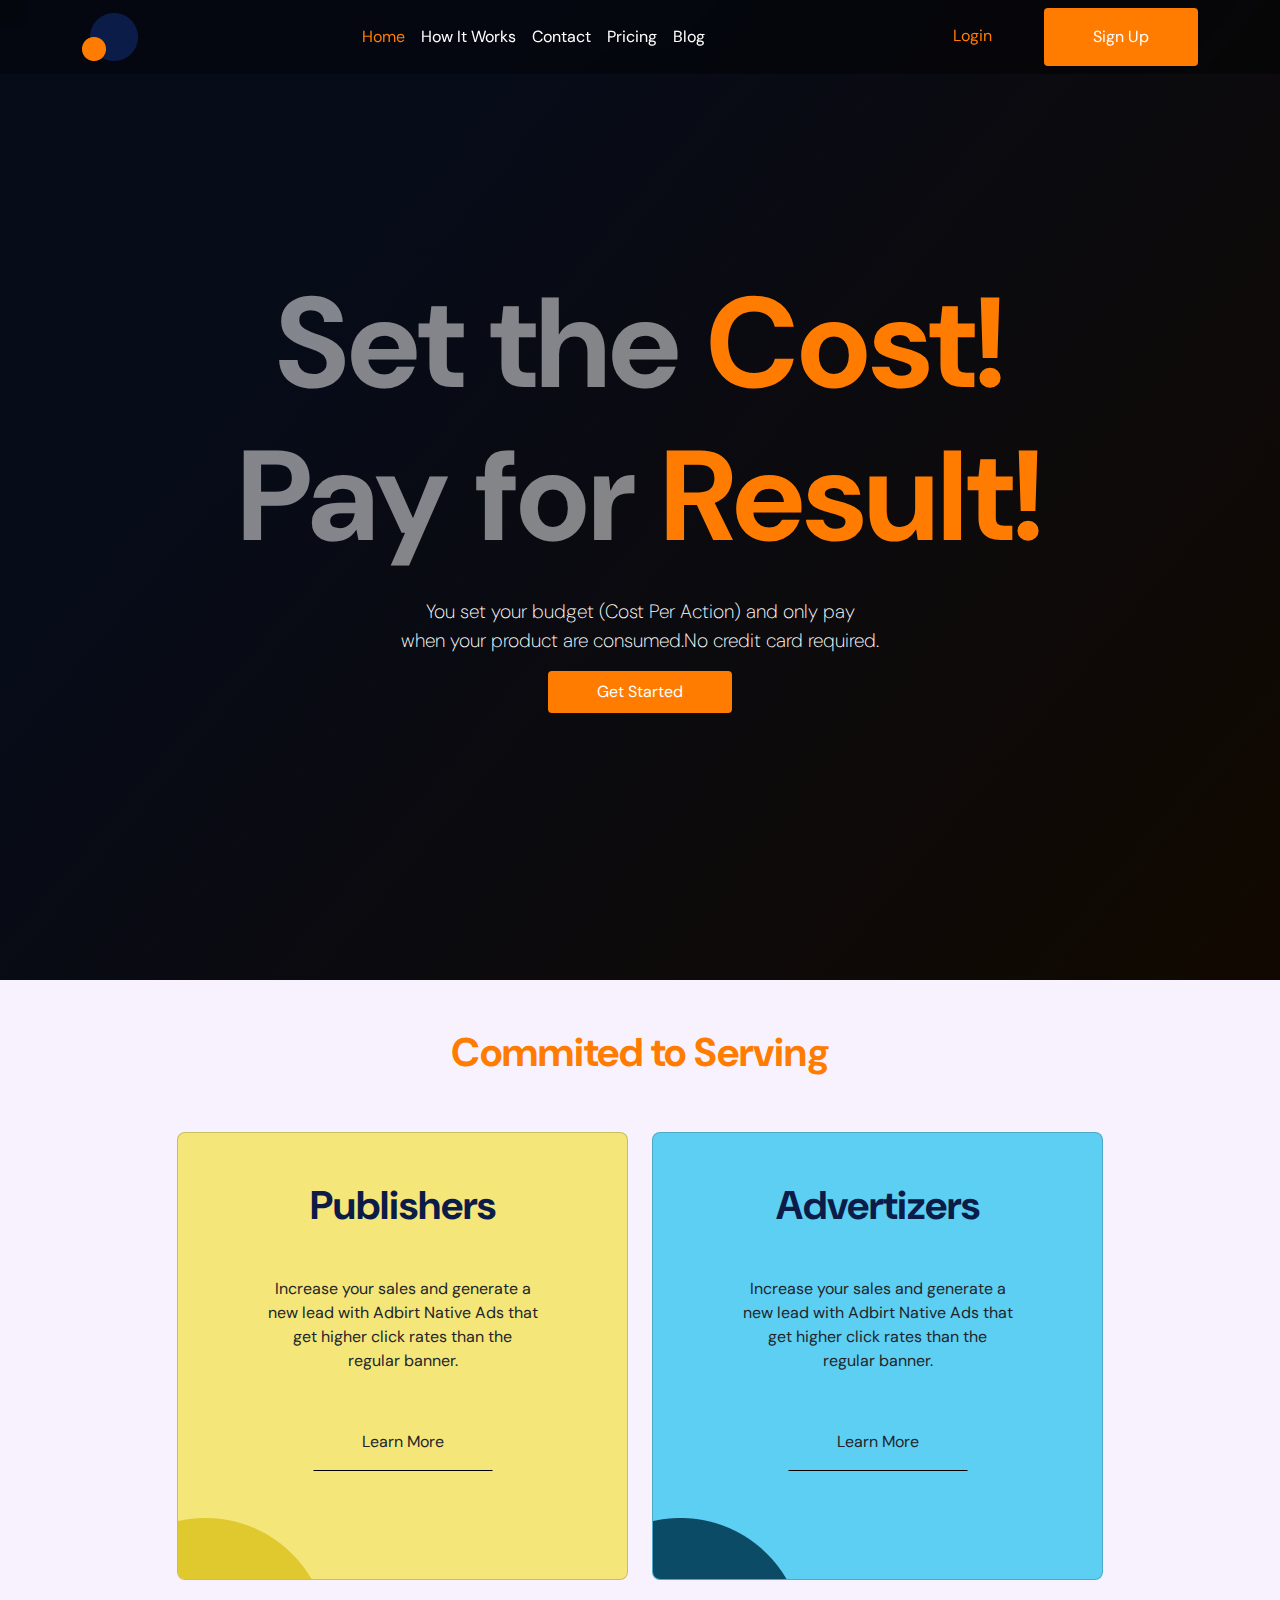
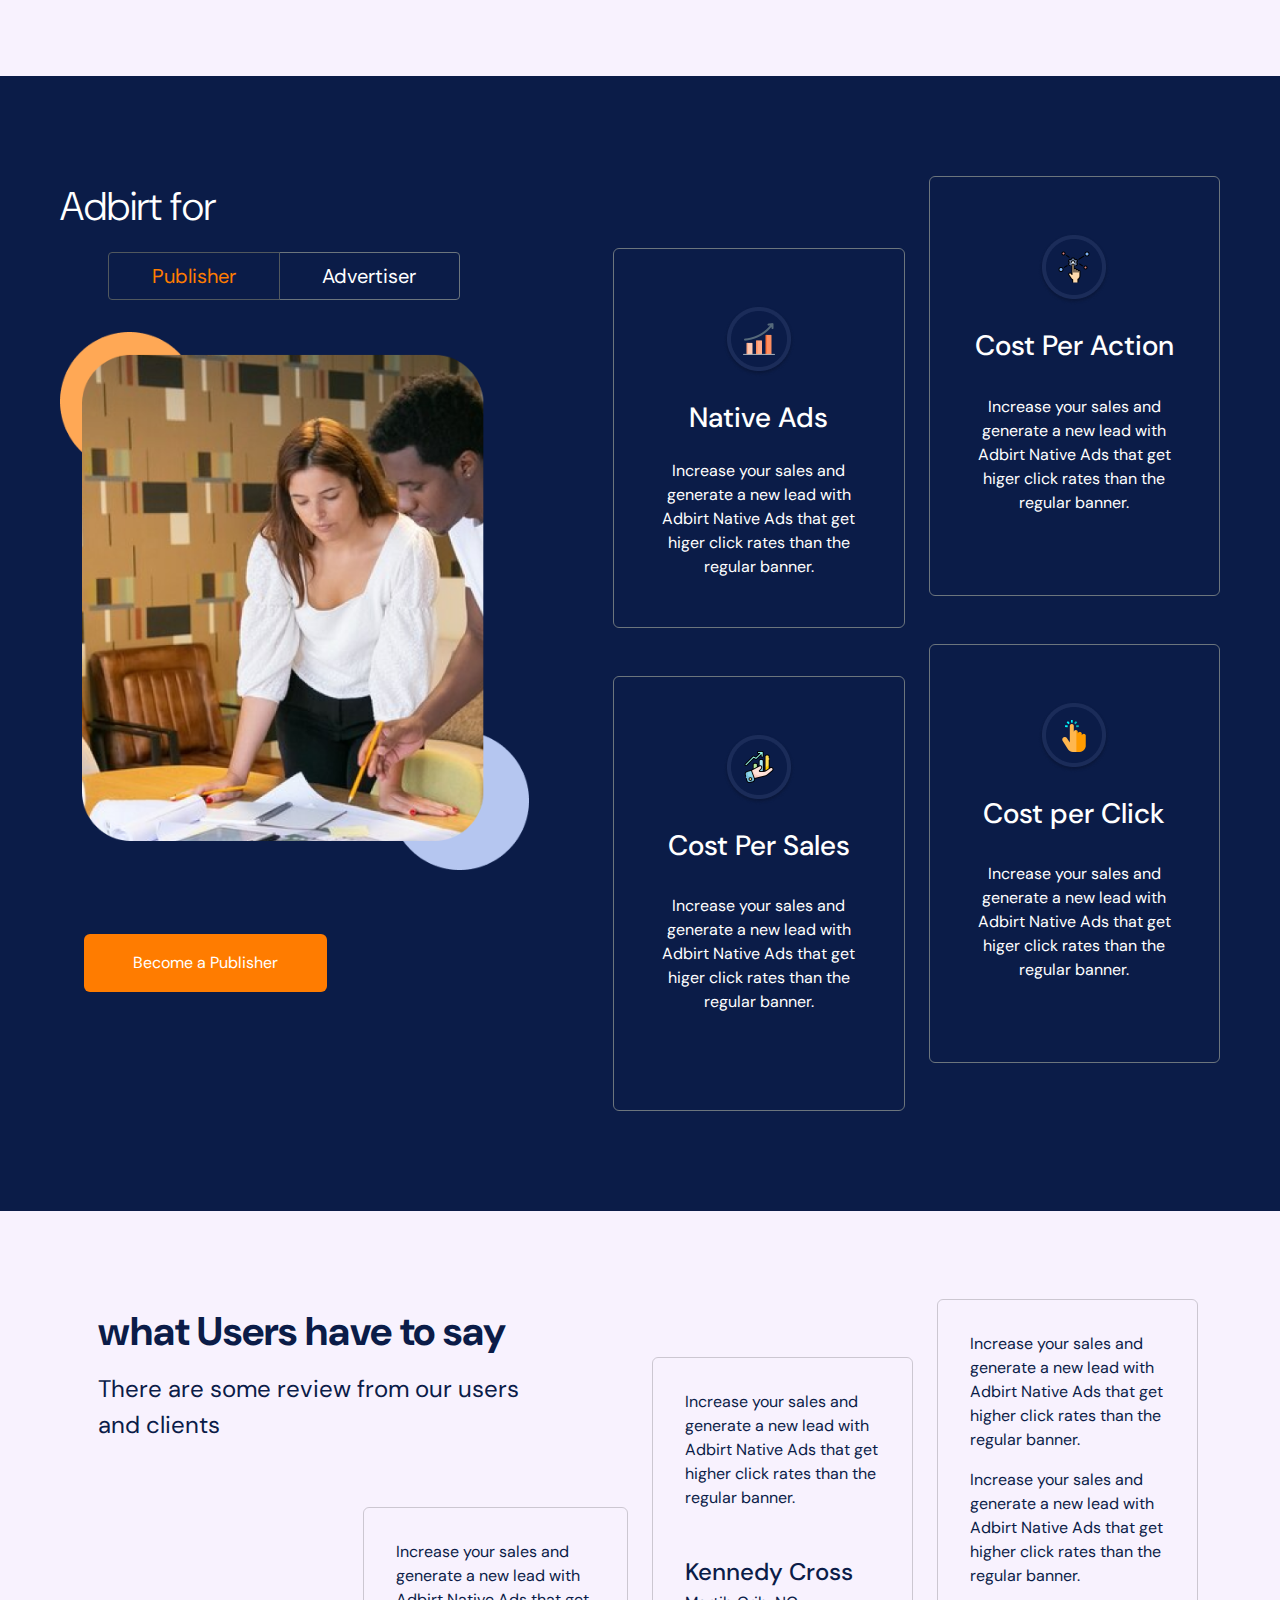
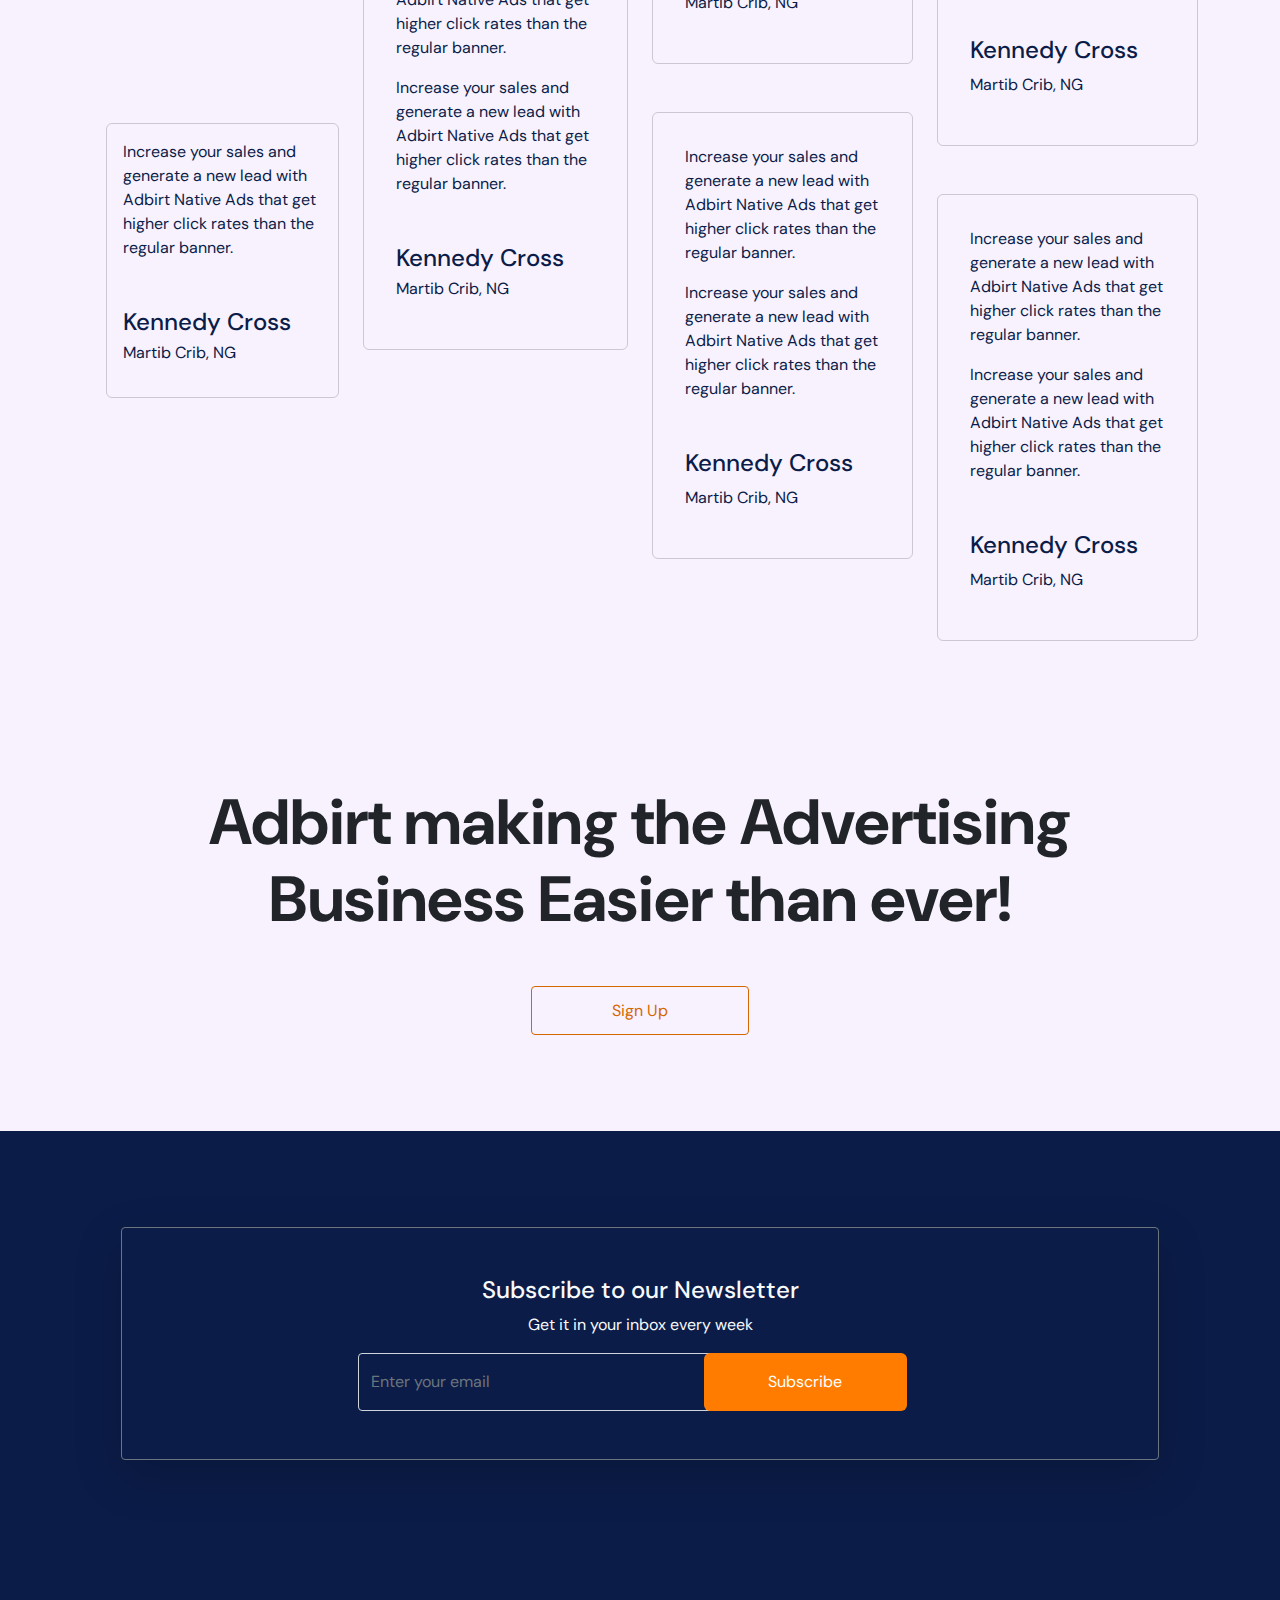
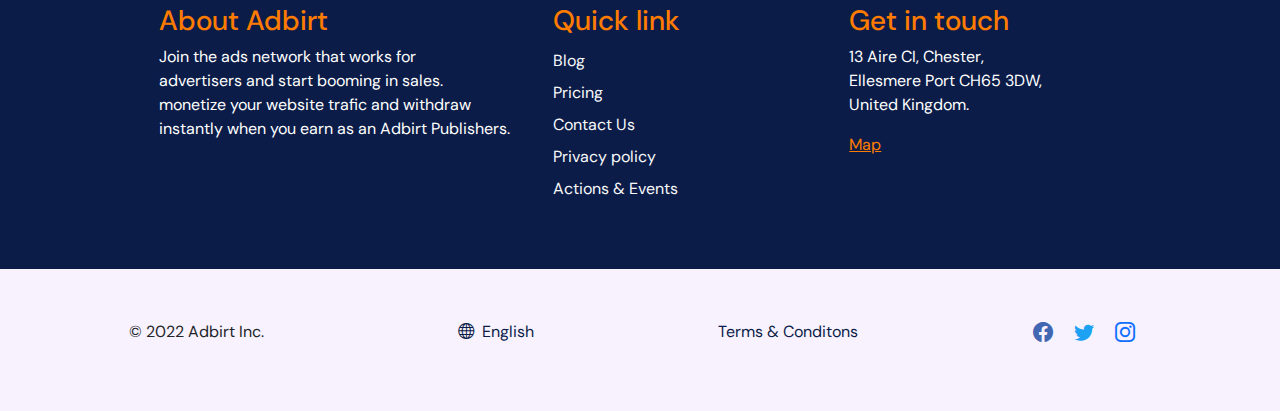
<file: index.html>
<!DOCTYPE html>
<html lang="en">

<head>
    <meta charset="UTF-8">
    <meta http-equiv="X-UA-Compatible" content="IE=edge">
    <meta name="viewport" content="width=device-width, initial-scale=1.0">
    <title>landing page one</title>
    <!-- css link -->
    <link rel="stylesheet" href="main.css">
    <!-- bootstrap link -->
    <link rel="stylesheet" href="./css/bootstrap.min.css">
    <!-- icon link -->
    <link rel="stylesheet" href="https://cdn.jsdelivr.net/npm/bootstrap-icons@1.9.1/font/bootstrap-icons.css">
    <!-- google-font link -->
    <link href="https://fonts.googleapis.com/css2?family=DM+Sans:wght@400;700&display=swap" rel="stylesheet">
</head>

<body>
    <!-- start of hero section -->
    <nav class="navbar navbar-expand-lg glass-bg fixed-top p-2">
        <div class="container">
            <div class="position-relative">
                <a class="navbar-brand ms-auto" href="#">
                    <img class="position-absolute bottom-0" src="./asset/vectors/Ellipse 1 (1).png" alt="">
                    <img class="mx-2" src="./asset/vectors/Ellipse 1.png" alt=""></a>
            </div>
            <button class="navbar-toggler" type="button" data-bs-toggle="collapse"
                data-bs-target="#navbarSupportedContent" aria-controls="navbarSupportedContent" aria-expanded="false"
                aria-label="Toggle navigation">
                <span claxss="navbar-toggler-icon"></span>
            </button>
            <div class="collapse navbar-collapse" id="navbarSupportedContent">
                <ul class="navbar-nav mx-auto mb-lg-0 fs-6">
                    <li class="nav-item">
                        <a class="nav-link active " aria-current="page" href="index.html">Home</a>
                    </li>
                    <li class="nav-item">
                        <a class="nav-link text-white " href="how it works.html">How It Works</a>
                    </li>
                    <li class="nav-item">
                        <a class="nav-link text-white" href="contact.html">Contact</a>
                    </li>
                    <li class="nav-item">
                        <a class="nav-link text-white" href="pricing.html">Pricing</a>
                    </li>
                    <li class="nav-item">
                        <a class="nav-link text-white" href="blog.html">Blog</a>
                    </li>
                </ul>

                <div class="">
                    <a class="active text-decoration-none mx-lg-5 d-block d-lg-inline ms-sm-0" href="#">Login</a>
                    <button class="btn button rounded-1 px-5 py-3 border-none" type="submit">Sign Up</button>
                </div>
            </div>
        </div>
    </nav>
    <!-- end of nav-bar -->

    <!-- landing page -->
    <section class="section-1 align-content-center lenear">
        <div class="container">
            <div class="row align-content-center min-vh-100">
                <div class="col-lg-12">
                    <h1 class="text-center fw-bolder text-white-50 pt-0 head">Set the <span
                            class="custom">Cost!</span><br>
                        Pay for <span class="custom">Result!</span>
                    </h1>
                    <p class="text-white text-center text-sm-center pt-3 lh-base head-p">
                        You set your budget (Cost Per Action) and only pay<br> when your product
                        are consumed.No credit card required.
                    </p>
                    <div class="btn-1 text-center px-3">
                        <a class="btn rounded-1 btn-get px-5 py-2" href="#">Get Started</a>
                    </div>
                </div>

            </div>
        </div>
        </div>
    </section>
    <!-- Commited to serving section -->
    <section class="section-2">
        <h1 class="text-center fw-bold mt-5 custom">Commited to Serving</h1>
        <div class="container mb-5">
            <div class="row gy-5 d-flex justify-content-center align-content-center py-5 pb-5">
                <div class="col-lg-5 col-md-12 col-sm-12 justify-content-center">
                    <div class="card d-flex py-5 px-4 rounded-3 card-1 position-relative overflow-hidden"
                        style="min-height: 28em;">
                        <h1 class="text-capitalize fw-bold advert text-center pub">publishers</h1>
                        <div class="card-body">
                            <p class="text-center px-5 py-4">
                                Increase your sales and generate
                                a new lead with Adbirt Native Ads
                                that get higher click rates than the
                                regular banner.
                            </p>
                            <div class="btn-advert text-center align-items-center">
                                <a href="#" class="btn b-bottom px-5 py-3 ">Learn More</a>
                            </div>
                        </div>

                        <img class="position-absolute bottom-0 start-0" src="./asset/vectors/Ellipse 6.png" alt="">
                    </div>
                </div>

                <div class="col-lg-5 col-md-12 col-sm-12">
                    <div class="card py-5 px-4 rounded-3 card-2 position-relative overflow-hidden"
                        style="min-height: 28em;">
                        <h1 class="text-capitalize fw-bold advert text-center">advertizers</h1>
                        <div class="card-body">
                            <p class="text-center text-dark px-5 py-4">
                                Increase your sales and generate
                                a new lead with Adbirt Native Ads
                                that get higher click rates than the
                                regular banner.
                            </p>
                            <div class="btn-advert text-center align-items-center">
                                <a href="#" class="btn px-5 py-3 mb-0 b-bottom">Learn More</a>

                            </div>
                        </div>
                        <img class="position-absolute bottom-0 start-0" src="./asset/vectors/Group 18.png" alt="">
                    </div>
                </div>
            </div>
        </div>
    </section>
    <!-- the Adbrit section -->
    <section class="section-3 mt-5 pt-5">
        <div class="container-fluid pt-5 pb-5">
            <div class="row p-1 px-lg-5">
                <div class="col-lg-5">
                    <p class="text-white fw-light fs-1">Adbirt for</p>
                    <div class="d-flex ms-0 ms-lg-5 btn-group mx-auto bg-transparent w-75">
                        <a href=""
                            class="btn btn-secondary btn-lg active px-0 bg-transparent px-2 btn-ad-1">Publisher</a>
                        <a href="#" onclick="document.getElementById('advert').style.display='block'"
                            class="btn btn-secondary  btn-lg px-0 bg-transparent px-2 btn-ad-2">Advertiser</a>
                    </div>
                    <div class="adb-img mt-3 py-3 text-sm-center">
                        <img class="img-fluid" src="./asset/img/Group 13.png" alt="">
                    </div>
                    <div class="btn-2 mx-4  my-5">
                        <a href="#" class="btn btn-border-bottom btn-get py-3 px-5">Become a Publisher</a>
                    </div>
                </div>
                <div class="col-lg-7">
                    <div class="row ms-lg-5">
                        <div class="col-lg-6 col-md-6 mt-5 pt-4">
                            <div class="card border border-secondary transperant mb-5 text-white pt-5">
                                <img class="mx-auto py-2" src="./asset/img/Group 9.png" alt="">
                                <div class="card-body text-white">
                                    <h3 class="text-center mb-2">Native Ads</h3>
                                    <p class="text-center p-3">
                                        Increase your sales and generate
                                        a new lead with Adbirt Native Ads
                                        that get higer click rates than the
                                        regular banner.
                                    </p>
                                </div>
                            </div>
                            <div class="card pb-5 border border-secondary transperant text-white pt-5 mb-5">
                                <img class="mx-auto py-2" src="./asset/img/Group 11.png" alt="">
                                <div class="card-body text-white p-3">
                                    <h3 class="text-center mb-3">Cost Per Sales</h3>
                                    <p class="text-center p-3">
                                        Increase your sales and generate
                                        a new lead with Adbirt Native Ads
                                        that get higer click rates than the
                                        regular banner.
                                    </p>
                                </div>
                            </div>
                        </div>
                        <div class="col-lg-6 col-md-6">
                            <div class="card border border-secondary transperant text-white mb-5 pt-5">
                                <img class="mx-auto py-2" src="./asset/img/Group 10.png" alt="">
                                <div class="card-body text-white p-3">
                                    <h3 class="text-center mb-3">Cost Per Action</h3>
                                    <p class="text-center p-3 mb-5">
                                        Increase your sales and generate
                                        a new lead with Adbirt Native Ads
                                        that get higer click rates than the
                                        regular banner.
                                    </p>
                                </div>
                            </div>
                            <div class="card border border-secondary transperant text-white pt-5">
                                <img class="mx-auto py-2" src="./asset/img/cost per click.png" alt="">
                                <div class="card-body text-white p-3">
                                    <h3 class="text-center mb-3">Cost per Click</h3>
                                    <p class="text-center p-3 mb-5">
                                        Increase your sales and generate
                                        a new lead with Adbirt Native Ads
                                        that get higer click rates than the
                                        regular banner.
                                    </p>
                                </div>
                            </div>
                        </div>
                    </div>
                </div>
            </div>
        </div>
    </section>
    <!-- Advertizers -->
    <section id="advert" class="section-3 mvh-100" style="display: none;">
        <div class="container-fluid">
            <div class="row p-5">
                <div class="col-lg-5">
                    <p class="text-white fw-light pt-5 fs-1">Adbirt for</p>
                    <div class="d-flex ms-0 ms-lg-5 btn-group mx-auto bg-transparent w-75">
                        <a href="customer segment-2.html"
                            class="btn btn-secondary btn-lg active px-0 bg-transparent px-2 btn-ad-1"
                            type="button">Publisher</a>
                        <a href="customer segment-1.html"
                            class="btn btn-secondary  btn-lg px-0 bg-transparent px-2 btn-ad-2"
                            type="button">Advertiser</a>
                    </div>
                    <div class="adb-img mt-3 py-3">
                        <img class="img-fluid" src="./asset/img/Group 13.png" alt="">
                    </div>
                    <div class="btn-2 mx-4 ">
                        <a href="#" class="btn btn-border-bottom btn-get py-3 px-5">Become a Publisher</a>
                    </div>
                </div>
                <div class="col-lg-7 ">
                    <div class="row step">
                        <div class="col-lg-6 mt-5">
                            <div class="card border border-secondary transperant mb-5 text-white pt-5">
                                <img class="mx-auto py-2" src="./asset/img/Group 9.png" alt="">
                                <div class="card-body text-white p-3">
                                    <h3 class="text-center mb-2">Native Ads</h3>
                                    <p class="text-center mb-5">
                                        Increase your sales and generate
                                        a new lead with Adbirt Native Ads
                                        that get higer click rates than the
                                        regular banner.
                                    </p>
                                </div>
                            </div>
                            <div class="card border border-secondary transperant text-white pt-5 mb-5">
                                <img class="mx-auto py-2" src="./asset/img/Group 11.png" alt="">
                                <div class="card-body text-white p-3">
                                    <h3 class="text-center mb-3">Cost Per Sales</h3>
                                    <p class="text-center mb-5">
                                        Increase your sales and generate
                                        a new lead with Adbirt Native Ads
                                        that get higer click rates than the
                                        regular banner.
                                    </p>
                                </div>
                            </div>
                        </div>
                        <div class="col-lg-6">
                            <div class="card border border-secondary transperant text-white mb-5 pt-5">
                                <img class="mx-auto py-2" src="./asset/img/Group 10.png" alt="">
                                <div class="card-body text-white p-3">
                                    <h3 class="text-center mb-3">Cost Per Action</h3>
                                    <p class="text-center mb-5">
                                        Increase your sales and generate
                                        a new lead with Adbirt Native Ads
                                        that get higer click rates than the
                                        regular banner.
                                    </p>
                                </div>
                            </div>
                            <div class="card border border-secondary transperant text-white pt-5">
                                <img class="mx-auto py-2" src="./asset/img/Group 12.png" alt="">
                                <div class="card-body text-white p-3">
                                    <h3 class="text-center mb-3">Cost per Click</h3>
                                    <p class="text-center mb-5">
                                        Increase your sales and generate
                                        a new lead with Adbirt Native Ads
                                        that get higer click rates than the
                                        regular banner.
                                    </p>
                                </div>
                            </div>
                        </div>
                    </div>
                </div>
            </div>
        </div>
    </section>
    <!-- What Users Have to say -->
    <section class="section-4">
        <div class="container">
            <div class="row">
                <div class="col-lg-6">
                    <div class="row justify-content-between accent">
                        <div class="col-lg-12 mt-5">
                            <p class="display-6 fw-bold mt-5 mx-3">
                                what Users have to say
                            </p>
                            <p class="fs-4 word-break mx-3">
                                There are some review from our users<br> and clients
                            </p>

                            <div class="d-block d-lg-flex flex-cont">
                                <div class="card bg-transparent mx-0 mx-lg-4 mt-5 align-self-end">
                                    <div class="card-body">
                                        <p>
                                            Increase your sales and generate
                                            a new lead with Adbirt Native Ads
                                            that get higher click rates than the
                                            regular banner.
                                        </p>
                                        <p class="mt-5 mb-1 h4">
                                            Kennedy Cross
                                        </p>
                                        <p class="mt-0">
                                            <span>Martib Crib, NG</span>
                                        </p>
                                    </div>
                                </div>

                                <div class="card p-3 bg-transparent align-self-start my-4 my-lg-5">
                                    <div class="card-body">
                                        <p>
                                            Increase your sales and generate
                                            a new lead with Adbirt Native Ads
                                            that get higher click rates than the
                                            regular banner.
                                        </p>
                                        <p>
                                            Increase your sales and generate
                                            a new lead with Adbirt Native Ads
                                            that get higher click rates than the
                                            regular banner.
                                        </p>
                                        <p class="h4 mt-5 mb-1">
                                            Kennedy Cross
                                        </p>
                                        <p class="mt-0">
                                            <span>Martib Crib, NG</span>
                                        </p>
                                    </div>
                                </div>
                            </div>
                        </div>
                    </div>
                </div>
                <div class="col-lg-6 mt-lg-5 pt-3">
                    <div class="row justify-content-center align-items-center accent">
                        <div class="col-lg-6">
                            <div class="mb-5">
                                <div class="card p-3 transperant mb-5">
                                    <div class="card-body text-left">
                                        <p>
                                            Increase your sales and generate
                                            a new lead with Adbirt Native Ads
                                            that get higher click rates than the
                                            regular banner.
                                        </p>
                                        <p class="h4 mt-5 mb-1">
                                            Kennedy Cross
                                        </p>
                                        <p class="mt-0">
                                            <span>Martib Crib, NG</span>
                                        </p>
                                    </div>
                                </div>
                                <div class="card p-3 transperant">
                                    <div class="card-body text-left">
                                        <p>
                                            Increase your sales and generate
                                            a new lead with Adbirt Native Ads
                                            that get higher click rates than the
                                            regular banner.
                                        </p>
                                        <p>
                                            Increase your sales and generate
                                            a new lead with Adbirt Native Ads
                                            that get higher click rates than the
                                            regular banner.
                                        </p>
                                        <p class="h4 mt-5">
                                            Kennedy Cross
                                        </p>
                                        <p class="mt-0">
                                            <span>Martib Crib, NG</span>
                                        </p>
                                    </div>
                                </div>
                            </div>

                        </div>
                        <div class="col-lg-6">
                            <div class="mb-5">
                                <div class="card p-3 transperant mt-4 mb-5">
                                    <div class="card-body text-left">
                                        <p>
                                            Increase your sales and generate
                                            a new lead with Adbirt Native Ads
                                            that get higher click rates than the
                                            regular banner.
                                        </p>
                                        <p>
                                            Increase your sales and generate
                                            a new lead with Adbirt Native Ads
                                            that get higher click rates than the
                                            regular banner.
                                        </p>
                                        <p class="h4 mt-5">
                                            Kennedy Cross
                                        </p>
                                        <p class="mt-0">
                                            <span>Martib Crib, NG</span>
                                        </p>
                                    </div>
                                </div>
                                <div class="card p-3 transperant">
                                    <div class="card-body text-left">
                                        <p>
                                            Increase your sales and generate
                                            a new lead with Adbirt Native Ads
                                            that get higher click rates than the
                                            regular banner.
                                        </p>
                                        <p>
                                            Increase your sales and generate
                                            a new lead with Adbirt Native Ads
                                            that get higher click rates than the
                                            regular banner.
                                        </p>
                                        <p class="h4 mt-5">
                                            Kennedy Cross
                                        </p>
                                        <p class="mt-0">
                                            <span>Martib Crib, NG</span>
                                        </p>
                                    </div>
                                </div>
                            </div>
                        </div>
                    </div>

                </div>
            </div>
        </div>
        <div class="container mt-5 pt-5 pb-5 ">
            <h1 class="text-dark text-center fw-bold text-wrap display-3"> Adbirt making the Advertising Business Easier
                than ever!</h1>
            <div class="btn-2 text-center mt-5">
                <a href="#" class="btn btn-outline-warning btn-border-bottom btn-signup-2 rounded-1">Sign Up</a>
            </div>
        </div>
    </section>
    <!-- subscribe section -->
    <section class="section-5 section-3 mt-5 pb-5 pt-5 px-5 mvh-100">
        <div class="container">
            <div
                class=" transperant text-light text-center border border-secondary shadow-lg p-4 mb-5 rounded rounded-1 p-5 mt-5 min-vw-25 h-50 form-wd">
                <h4>Subscribe to our Newsletter</h4>
                <p>
                    Get it in your inbox every week
                </p>

                <div class="d-none d-md-block grim">
                    <form class="position-relative d-flex justify-content-center" role="group">
                        <div class="container-fluid">
                            <input class="form-control py-3 w-50 ms-5 me-5 pt bg-transparent rounded-1" type="email"
                                placeholder="Enter your email" aria-label="Search">
                        </div>
                        <a class="btn input-btn py-3 position-absolute top-0 start-50 bottom-0 end-0 w-25"
                            type="submit">Subscribe</a>
                    </form>
                </div>
                <div class="d-block d-md-none">
                    <form class="" role="group">
                        <div class="container">
                            <input class="form-control d-flex me-2 me-sm-5 py-3 bg-transparent rounded-1" type="email"
                                placeholder="Enter your email" aria-label="Search">
                        </div>
                        <div class="container">
                            <button class="btn input-btn btn-sm  px-4 py-2 mt-2 rounded-1"
                                type="submit">Subscribe</button>
                        </div>


                    </form>
                </div>
            </div>
        </div>
    </section>
    <!-- prefooter -->
    <section class="section-5">
        <div class="container-fluid">
            <div class="row d-flex justify-content-center p-5 fs-6 ml-5">
                <div class="col-lg-4">
                    <h3 class="text-capitalize ft-head">about adbirt</h3>
                    <p class="text-white text-left">
                        Join the ads network that works for<br>
                        advertisers and start booming in sales.<br>
                        monetize your website trafic and withdraw<br>
                        instantly when you earn as an Adbirt Publishers.
                    </p>
                </div>
                <div class="col-lg-3">
                    <h3 class="ft-head">Quick link</h3>
                    <ul class="list-unstyled lh-lg">
                        <li><a class="text-decoration-none text-light" href="#">Blog</a></li>
                        <li><a class="text-decoration-none text-light" href="#">Pricing</a></li>
                        <li><a class="text-decoration-none text-light" href="#">Contact Us</a></li>
                        <li><a class="text-decoration-none text-light" href="#">Privacy policy</a></li>
                        <li><a class="text-decoration-none text-light" href="#">Actions & Events</a></li>

                    </ul>
                </div>
                <div class="col-lg-3">
                    <h3 class="ft-head">Get in touch</h3>
                    <p class="text-white">
                        13 Aire CI, Chester,<br>
                        Ellesmere Port CH65 3DW,<br>
                        United Kingdom.
                    </p>
                    <div class="mb-5">
                        <a class="active" href="#">Map</a>
                    </div>

                </div>
            </div>
        </div>
    </section>
    <!-- the footer -->
    <footer>
        <div class="container-fluid">
            <div class="row justify-content-center align-items-center text-lg-center p-5 fs-6 ml-5">
                <div class="col-lg-3">
                    <p class="text-dark ft-colr ml-sm-0">
                        &copy; 2022 Adbirt Inc.
                    </p>
                </div>
                <div class="col-lg-3">
                    <p class="ft-colr">
                        <i class="bi bi-globe mx-2 mt-5"></i>English
                    </p>
                </div>
                <div class="col-lg-3">
                    <p class="ft-colr">
                        Terms & Conditons
                    </p>

                </div>
                <!-- <div class="col-lg-3">
                    <p class=" fs-5">
                        <a href="#"><i class="bi bi-facebook mx-2 d-block d-md-inline"></i></a>
                        <a href="#"><i class="bi bi-twitter mx-2 d-block d-md-inline"></i></a>
                        <a href="#"><i class="bi bi-instagram mx-2 d-block d-md-inline"></i></a>
                    </p>
                </div> -->
                <div class="col-lg-3">
                    <p class=" fs-5">
                       <a href="#"><i class="bi bi-facebook mx-2 d-block d-md-inline"></i></a>
                        <a href="#"><i class="bi bi-twitter mx-2 d-block d-md-inline"></i></a>
                        <a href="#"><i class="bi bi-instagram mx-2 d-block d-md-inline"></i></a>
                    </p>

                </div>
            </div>
        </div>

    </footer>



    <script src="./js/bootstrap.min.js"></script>
    <script src="./main.js"></script>
</body>

</html>
</file>
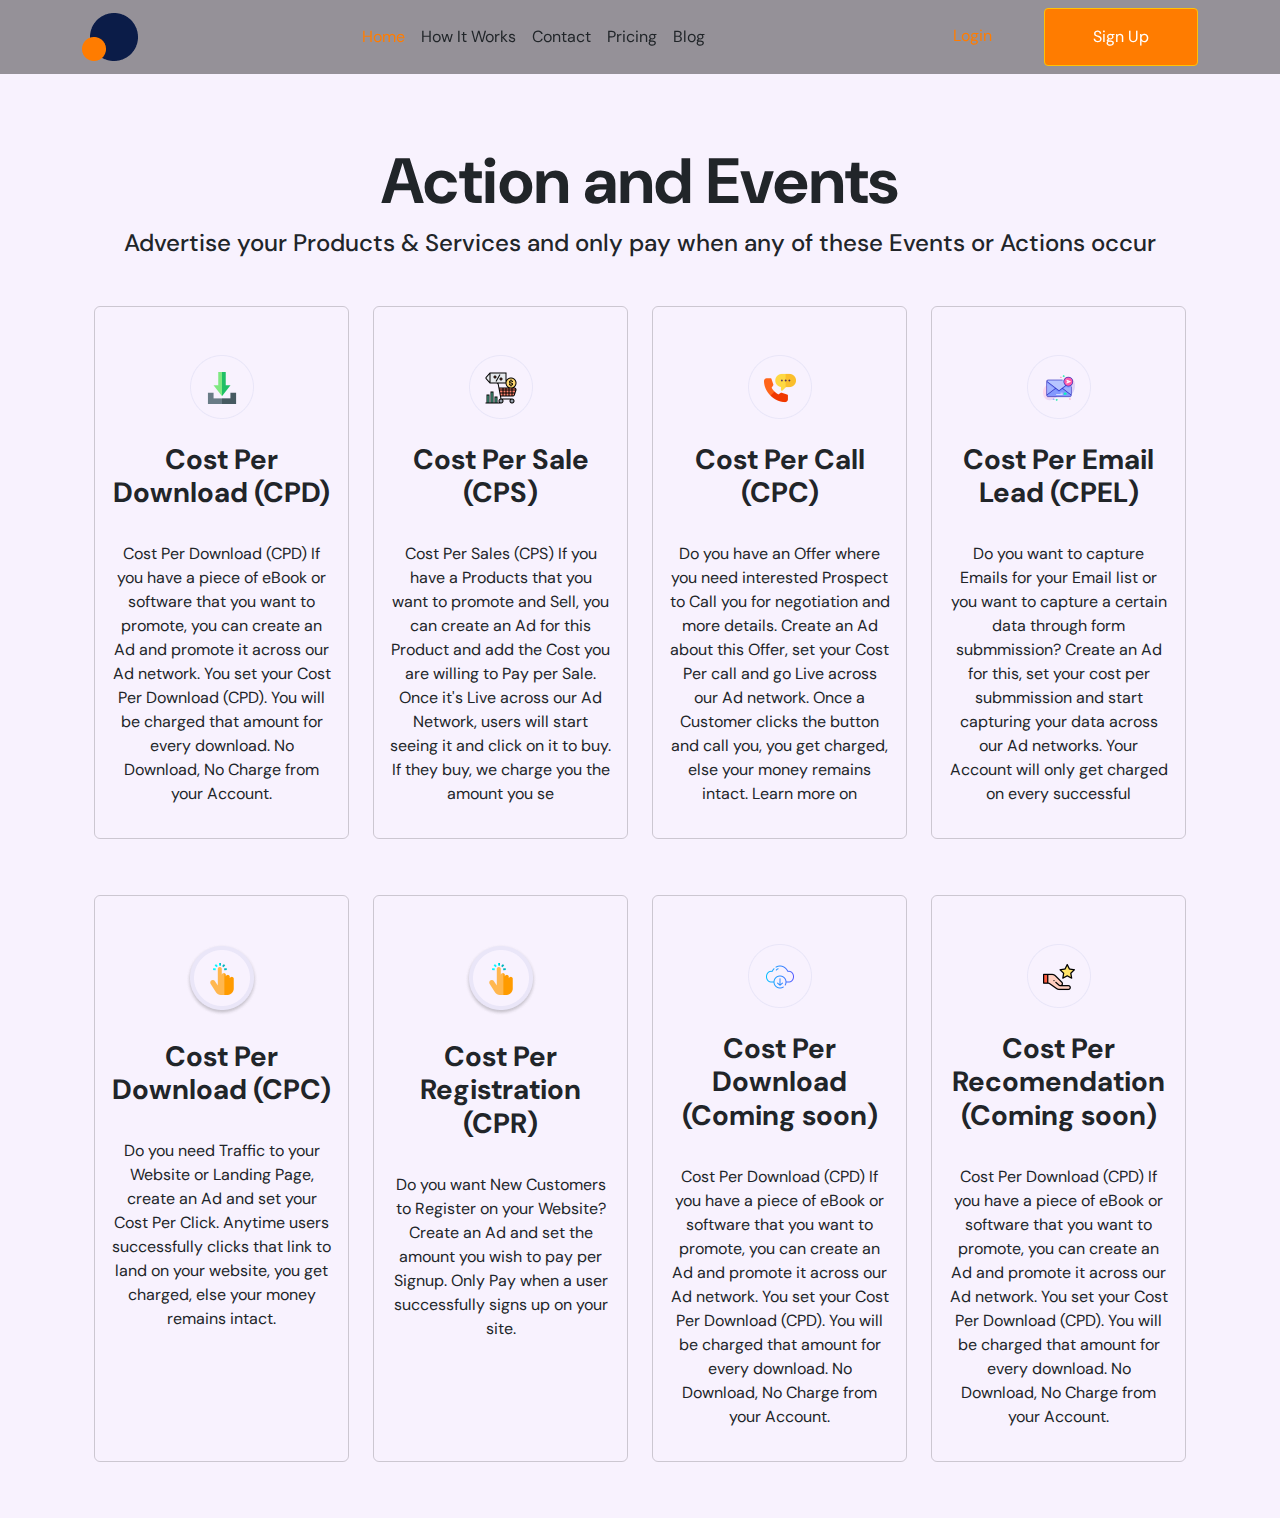
<file: Action&Events.html>
<!DOCTYPE html>
<html lang="en">

<head>
    <meta charset="UTF-8">
    <meta http-equiv="X-UA-Compatible" content="IE=edge">
    <meta name="viewport" content="width=device-width, initial-scale=1.0">
    <title>Action and Events</title>
    <!-- css link -->
    <link rel="stylesheet" href="main.css">
    <!-- bootstrap link -->
    <link rel="stylesheet" href="./css/bootstrap.min.css">
    <!-- icon link -->
    <link rel="stylesheet" href="https://cdn.jsdelivr.net/npm/bootstrap-icons@1.9.1/font/bootstrap-icons.css">
    <!-- google-font link -->
    <link href="https://fonts.googleapis.com/css2?family=DM+Sans:wght@400;700&display=swap" rel="stylesheet">
</head>

<body>
    <!-- start of hero section -->
    <nav class="navbar navbar-expand-lg glass-bg fixed-top p-2">
        <div class="container">
            <div class="position-relative">
                <a class="navbar-brand ms-auto" href="#">
                    <img class="position-absolute bottom-0" src="./asset/vectors/Ellipse 1 (1).png" alt="">
                    <img class="mx-2" src="./asset/vectors/Ellipse 1.png" alt=""></a>
            </div>
            <button class="navbar-toggler" type="button" data-bs-toggle="collapse"
                data-bs-target="#navbarSupportedContent" aria-controls="navbarSupportedContent" aria-expanded="false"
                aria-label="Toggle navigation">
                <span claxss="navbar-toggler-icon"></span>
            </button>
            <div class="collapse navbar-collapse" id="navbarSupportedContent">
                <ul class="navbar-nav mx-auto mb-lg-0 mb-sm-5  fs-6">
                    <li class="nav-item">
                        <a class="nav-link active " aria-current="page" href="index.html">Home</a>
                    </li>
                    <li class="nav-item">
                        <a class="nav-link text-dark " href="how it works.html">How It Works</a>
                    </li>
                    <li class="nav-item">
                        <a class="nav-link text-dark" href="contact.html">Contact</a>
                    </li>
                    <li class="nav-item">
                        <a class="nav-link text-dark" href="pricing.html">Pricing</a>
                    </li>
                    <li class="nav-item">
                        <a class="nav-link text-dark" href="#">Blog</a>
                    </li>
                </ul>

                <div class="">
                    <a class="active text-decoration-none mx-5" href="#">Login</a>
                    <button class="btn btn-warning button rounded-1 px-5 py-3" type="submit">Sign Up</button>
                </div>
            </div>
        </div>
    </nav>
    <section>
        <div class="container min-vh-100 text-center py-5">
            <h1 class="display-3 mt-5 fw-bold pt-5">Action and Events</h1>
            <h4 class="mt-2 mb-5">
                Advertise your Products & Services and only pay when any of these Events or Actions occur
            </h4>
            <div class="container">
                <!-- cost per download -->
                <div class="row gy-5">
                    <div class="col-lg-3 col-md-6 col-sm-12">
                        <div class="card h-100 bg-transparent text-center">
                            <div class="card-body pt-5">
                                <img src="./asset/img/Cost per download.png" alt="">
                                <h3 class="fw-bold py-4 q">Cost Per Download (CPD)</h3>
                                <p>
                                    Cost Per Download (CPD) If you have a
                                    piece of eBook or software that you want
                                    to promote, you can create an Ad and promote
                                    it across our Ad network. You set your Cost Per
                                    Download (CPD). You will be charged that amount
                                    for every download. No Download, No Charge from
                                    your Account.
                                </p>
                            </div>
                        </div>
                    </div>
                    <!-- cost per sale -->
                    <div class="col-lg-3 col-md-6 col-sm-12">
                        <div class="card h-100 bg-transparent text-center">
                            <div class="card-body pt-5">
                                <img src="./asset/img/cost per sale.png" alt="">
                                <h3 class="fw-bold py-4 q">Cost Per Sale (CPS)</h3>
                                <p>
                                    Cost Per Sales (CPS) If you have a Products 
                                    that you want to promote and Sell, you can 
                                    create an Ad for this Product and add the Cost 
                                    you are willing to Pay per Sale. Once it's Live 
                                    across our Ad Network, users will start 
                                    seeing it and click on it to buy. If they 
                                    buy, we charge you the amount you se
                                </p>
                            </div>
                        </div>
                    </div>
                    <div class="col-lg-3 col-md-6 col-sm-12">
                        <div class="card h-100 bg-transparent text-center">
                            <div class="card-body pt-5">
                                <img src="./asset/img/cost per call.png" alt="">
                                <h3 class="fw-bold py-4 q">Cost Per Call (CPC)</h3>
                                <p>
                                    Do you have an Offer where you need 
                                    interested Prospect to Call you for 
                                    negotiation and more details. Create 
                                    an Ad about this Offer, set your Cost 
                                    Per call and go Live across our Ad network. 
                                    Once a Customer clicks the button and call you, you get 
                                    charged, else your money remains intact. Learn more on
                                </p>
                            </div>
                        </div>
                    </div>
                    <div class="col-lg-3 col-md-6 col-sm-12">
                        <div class="card h-100 bg-transparent text-center">
                            <div class="card-body pt-5">
                                <img src="./asset/img/cost per email lead.png" alt="">
                                <h3 class="fw-bold py-4 q">Cost Per Email Lead (CPEL)</h3>
                                <p>
                                    Do you want to capture Emails for your Email 
                                    list or you want to capture a certain data 
                                    through form submmission? Create an Ad for 
                                    this, set your cost per submmission and start 
                                    capturing your data across our Ad networks. 
                                    Your Account will only get charged on every successful
                                </p>
                            </div>
                        </div>
                    </div>
                </div>
                <div class="row gy-5 my-2">
                    <div class="col-lg-3 col-md-6 col-sm-12">
                        <div class="card h-100 bg-transparent text-center">
                            <div class="card-body pt-5">
                                <img src="./asset/img/cost per click.png" alt="">
                                <h3 class="fw-bold py-4 q">Cost Per Download (CPC)</h3>
                                <p>
                                    Do you need Traffic to your Website or Landing Page, 
                                    create an Ad and set your Cost Per Click. Anytime users 
                                    successfully clicks that link to land on your website, 
                                    you get charged, else your money remains intact.

                                </p>
                            </div>
                        </div>
                    </div>
                    <div class="col-lg-3 col-md-6 col-sm-12">
                        <div class="card h-100 bg-transparent text-center">
                            <div class="card-body pt-5">
                                <img src="./asset/img/cost per click.png" alt="">
                                <h3 class="fw-bold py-4 q">Cost Per Registration (CPR)</h3>
                                <p>
                                    Do you want New Customers to Register on your Website? 
                                    Create an Ad and set the amount you wish to pay per 
                                    Signup. Only Pay when a user successfully signs up on 
                                    your site.

                                </p>
                            </div>
                        </div>
                    </div>
                    <div class="col-lg-3 col-md-6 col-sm-12">
                        <div class="card h-100 bg-transparent text-center">
                            <div class="card-body pt-5">
                                <img src="./asset/img/cost per install.png" alt="">
                                <h3 class="fw-bold py-4 q">Cost Per Download (Coming soon)</h3>
                                <p>
                                    Cost Per Download (CPD) If you have a
                                    piece of eBook or software that you want
                                    to promote, you can create an Ad and promote
                                    it across our Ad network. You set your Cost Per
                                    Download (CPD). You will be charged that amount
                                    for every download. No Download, No Charge from
                                    your Account.
                                </p>
                            </div>
                        </div>
                    </div>
                    <div class="col-lg-3 col-md-6 col-sm-12">
                        <div class="card h-100 bg-transparent text-center">
                            <div class="card-body pt-5">
                                <img src="./asset/img/cost per recomendation.png" alt="">
                                <h3 class="fw-bold py-4 q">Cost Per Recomendation (Coming soon)</h3>
                                <p>
                                    Cost Per Download (CPD) If you have a
                                    piece of eBook or software that you want
                                    to promote, you can create an Ad and promote
                                    it across our Ad network. You set your Cost Per
                                    Download (CPD). You will be charged that amount
                                    for every download. No Download, No Charge from
                                    your Account.
                                </p>
                            </div>
                        </div>
                    </div>
                </div>
            </div>
        </div>
    </section>


</body>

</html>
</file>
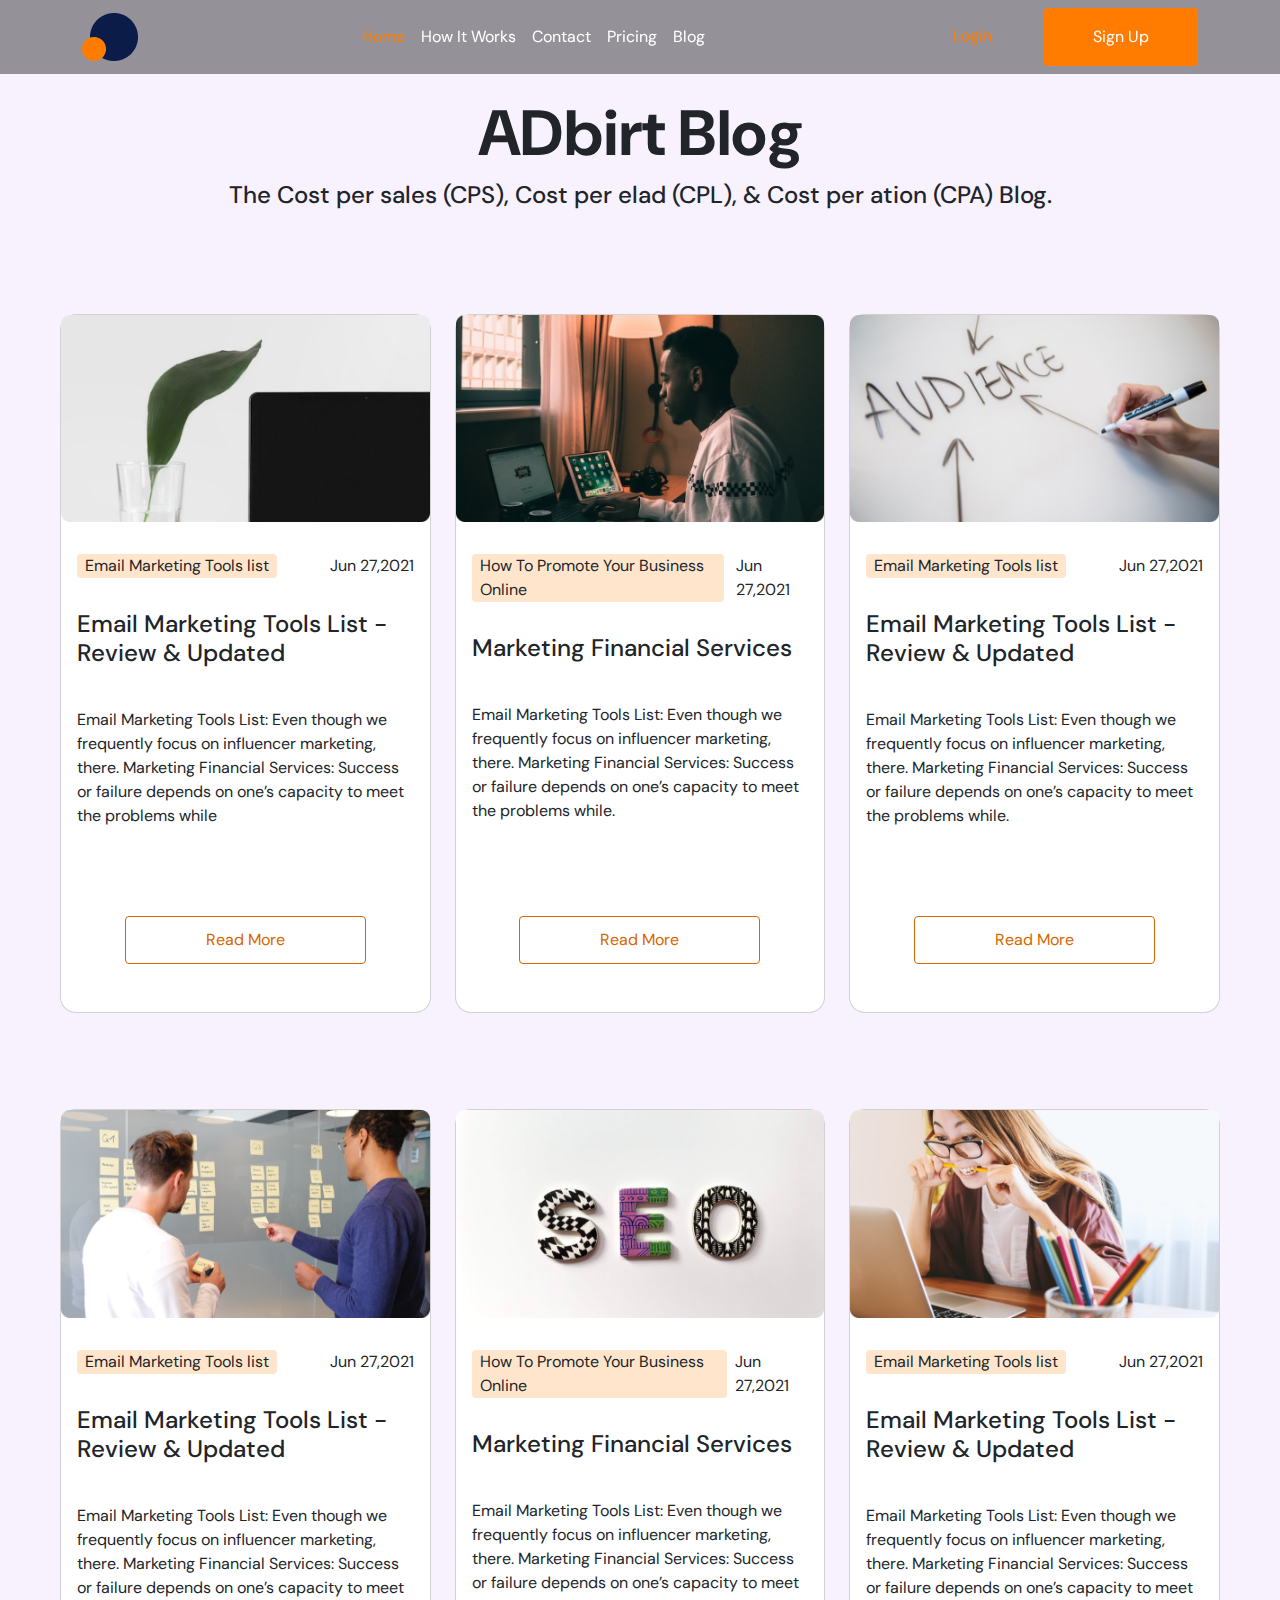
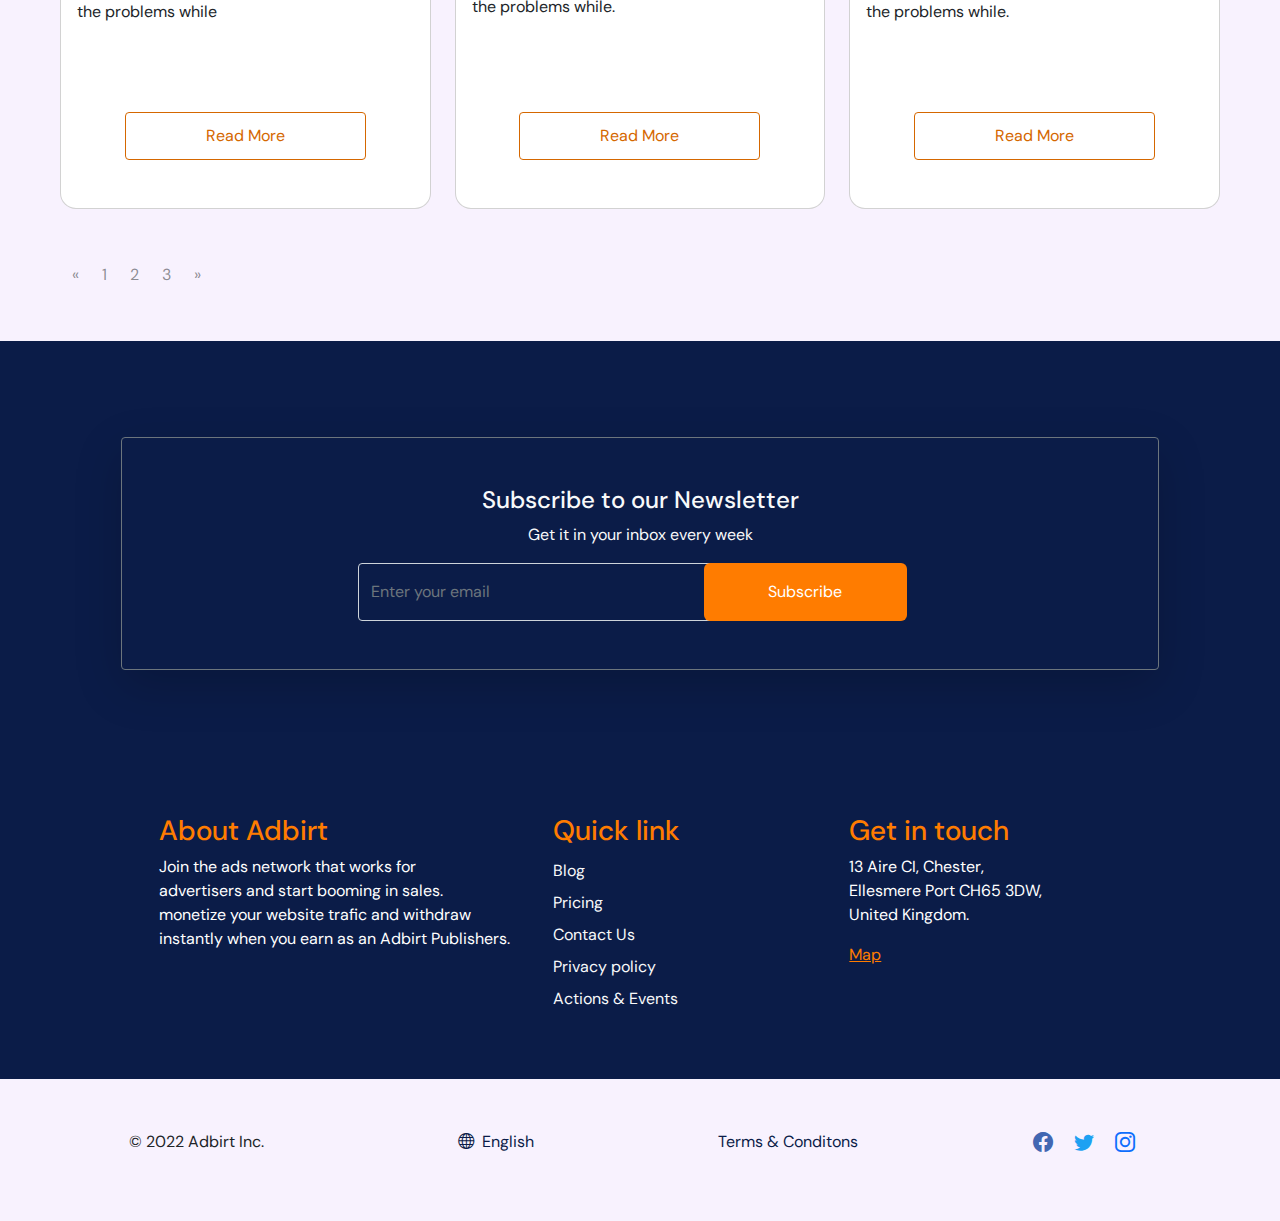
<file: blog.html>
<!DOCTYPE html>
<html lang="en">



<head>
  <meta charset="UTF-8">
  <meta http-equiv="X-UA-Compatible" content="IE=edge">
  <meta name="viewport" content="width=device-width, initial-scale=1.0">
  <title>Blog</title>
  <!-- css link -->
  <link rel="stylesheet" href="main.css">
  <!-- bootstrap link -->
  <link rel="stylesheet" href="./css/bootstrap.min.css">
  <!-- icon link -->
  <link rel="stylesheet" href="https://cdn.jsdelivr.net/npm/bootstrap-icons@1.9.1/font/bootstrap-icons.css">
  <!-- google-font link -->
  <link href="https://fonts.googleapis.com/css2?family=DM+Sans:wght@400;700&display=swap" rel="stylesheet">
</head>

<body>
  <nav class="navbar navbar-expand-lg glass-bg fixed-top p-2">
    <div class="container">
        <div class="position-relative">
            <a class="navbar-brand ms-auto" href="#">
                <img class="position-absolute bottom-0" src="./asset/vectors/Ellipse 1 (1).png" alt="">
                <img class="mx-2" src="./asset/vectors/Ellipse 1.png" alt=""></a>
        </div>
        <button class="navbar-toggler" type="button" data-bs-toggle="collapse"
            data-bs-target="#navbarSupportedContent" aria-controls="navbarSupportedContent" aria-expanded="false"
            aria-label="Toggle navigation">
            <span claxss="navbar-toggler-icon"></span>
        </button>
        <div class="collapse navbar-collapse" id="navbarSupportedContent">
            <ul class="navbar-nav mx-auto mb-lg-0 fs-6">
                <li class="nav-item">
                    <a class="nav-link active " aria-current="page" href="index.html">Home</a>
                </li>
                <li class="nav-item">
                    <a class="nav-link text-white " href="how it works.html">How It Works</a>
                </li>
                <li class="nav-item">
                    <a class="nav-link text-white" href="contact.html">Contact</a>
                </li>
                <li class="nav-item">
                    <a class="nav-link text-white" href="pricing.html">Pricing</a>
                </li>
                <li class="nav-item">
                    <a class="nav-link text-white" href="blog.html">Blog</a>
                </li>
            </ul>

            <div class="">
                <a class="active text-decoration-none mx-lg-5 d-block d-lg-inline ms-sm-0" href="#">Login</a>
                <button class="btn button rounded-1 px-5 py-3 border-none" type="submit">Sign Up</button>
            </div>
        </div>
    </div>
</nav>
  <section>
    <div class="container-md text-center">
      <div class="row">
        <div class="container">
          <h1 class="display-3 fw-bold mt-5 pt-5">
            ADbirt Blog
          </h1>
          <p class="h4 ">
            The Cost per sales (CPS), Cost per elad (CPL), & Cost per ation (CPA) Blog.
          </p>
        </div>
      </div>
    </div>
  </section>
  <section class="mt-5 px-lg-5 px-sm-0">
    <div class="container-fluid mt-5 pt-5">
      <div class="row justify-content-around">
        <div class="col-lg-4 col-md-6 mb-5">
          <div class="card h-100 rounded-4">
            <img src="./asset/img/blog-pic-1.png" class="card-img-top" alt="...">
            <div class="card-body">
              <div class="d-flex justify-content-between ">
                <span class="spn-col my-3 px-2 rounded-1">Email Marketing Tools list</span>
                <span class="my-3 ms-lg-2">Jun 27,2021</span>
              </div>
              <p class="h4 py-3">
                Email Marketing Tools List - Review & Updated
              </p>
              <p class="my-4">
                Email Marketing Tools List: Even though we
                frequently focus on influencer marketing, there.
                Marketing Financial Services: Success or failure
                depends on one’s capacity to meet the problems while
              </p>
            </div>
            <div class="btn-2 text-center my-5">
              <a href="#" class="btn btn-outline-warning btn-border-bottom btn-signup-2 rounded-1">Read More</a>
            </div>
          </div>
        </div>
        <div class="col-lg-4 col-md-6 mb-5">
          <div class="card h-100 rounded-4">
            <img src="./asset/img/blog-pic-2.png" class="card-img-top img-fluid" alt="...">
            <div class="card-body">
              <div class="d-flex justify-content-between">
                <span class="spn-col my-3 px-2 rounded-1 text-capitalize me-lg-1">how to promote your business
                  online</span>
                <span class="my-3 ms-lg-2">Jun 27,2021</span>
              </div>
              <p class="h4 py-3">
                Marketing Financial Services
              </p>
              <p class="my-4">
                Email Marketing Tools List: Even though
                we frequently focus on influencer marketing,
                there. Marketing Financial Services: Success
                or failure depends on one’s capacity to meet
                the problems while.
              </p>
            </div>
            <div class="btn-2 text-center my-5">
              <a href="#" class="btn btn-outline-warning btn-border-bottom btn-signup-2 rounded-1">Read More</a>
            </div>
          </div>
        </div>
        <div class="col-lg-4 mb-5">
          <div class="card h-100 rounded-4">
            <img src="./asset/img/blog-pic-3.png" class="card-img-top" alt="...">
            <div class="card-body">
              <div class="d-flex justify-content-between">
                <span class="spn-col my-3 px-2 rounded-1 mx-m-5">Email Marketing Tools list</span>
                <span class="my-3 ms-lg-2">Jun 27,2021</span>
              </div>
              <p class="h4 py-3">
                Email Marketing Tools List - Review & Updated
              </p>
              <p class="my-4">
                Email Marketing Tools List: Even though we
                frequently focus on influencer marketing,
                there. Marketing Financial Services: Success
                or failure depends on one’s capacity to meet
                the problems while.
              </p>
            </div>
            <div class="btn-2 text-center my-5">
              <a href="#" class="btn btn-outline-warning btn-border-bottom btn-signup-2 rounded-1">Read More</a>
            </div>
          </div>
        </div>
        <div class="container mt-5">
          <div class="row">
            <div class="col-lg-4 col-md-6 mb-5">
              <div class="card h-100 rounded-4">
                <img src="./asset/img/blog-pic-4.png" class="card-img-top" alt="...">
                <div class="card-body">
                  <div class="d-flex justify-content-between">
                    <span class="spn-col my-3 px-2 rounded-1">Email Marketing Tools list</span>
                    <span class="my-3 ms-lg-2">Jun 27,2021</span>
                  </div>
                  <p class="h4 py-3">
                    Email Marketing Tools List - Review & Updated
                  </p>
                  <p class="my-4">
                    Email Marketing Tools List: Even though we
                    frequently focus on influencer marketing, there.
                    Marketing Financial Services: Success or failure
                    depends on one’s capacity to meet the problems while
                  </p>
                </div>
                <div class="btn-2 text-center my-5">
                  <a href="#" class="btn btn-outline-warning btn-border-bottom btn-signup-2 rounded-1">Read More</a>
                </div>
              </div>
            </div>
            <div class="col-lg-4 col-md-6 mb-5">
              <div class="card h-100 rounded-4">
                <img src="./asset/img/blog-pic-5.png" class="card-img-top img-fluid" alt="...">
                <div class="card-body">
                  <div class="d-flex justify-content-between">
                    <span class="spn-col my-3 px-2  rounded-1 text-capitalize">how to promote your business
                      online</span>
                    <span class="my-3 ms-lg-2">Jun 27,2021</span>
                  </div>
                  <p class="h4 py-3">
                    Marketing Financial Services
                  </p>
                  <p class="my-4">
                    Email Marketing Tools List: Even though
                    we frequently focus on influencer marketing,
                    there. Marketing Financial Services: Success
                    or failure depends on one’s capacity to meet
                    the problems while.
                  </p>
                </div>
                <div class="btn-2 text-center my-5">
                  <a href="#" class="btn btn-outline-warning btn-border-bottom btn-signup-2 rounded-1">Read More</a>
                </div>
              </div>
            </div>
            <div class="col-lg-4 col-md-6 mb-5">
              <div class="card h-100 rounded-4">
                <img src="./asset/img/blog-pic-6.png" class="card-img-top" alt="...">
                <div class="card-body">
                  <div class="d-flex justify-content-between">
                    <span class="spn-col my-3 px-2 rounded-1 mx-m-5">Email Marketing Tools list</span>
                    <span class="my-3 ms-lg-2">Jun 27,2021</span>
                  </div>
                  <p class="h4 py-3">
                    Email Marketing Tools List - Review & Updated
                  </p>
                  <p class="my-4">
                    Email Marketing Tools List: Even though we
                    frequently focus on influencer marketing,
                    there. Marketing Financial Services: Success
                    or failure depends on one’s capacity to meet
                    the problems while.
                  </p>
                </div>
                <div class="btn-2 text-center my-5">
                  <a href="#" class="btn btn-outline-warning btn-border-bottom btn-signup-2 rounded-1">Read More</a>
                </div>
              </div>
            </div>
          </div>
        </div>
      </div>
  </section>

  <div class="container-fluid">
    <nav aria-label="Page navigation example">
      <ul class="pagination pagination ms-5">
        <li class="page-item">
          <a class="page-link text-dark text-opacity-50 bg-transparent border-0" href="#" aria-label="Previous">
            <span aria-hidden="true">&laquo;</span>
          </a>
        </li>
        <li class="page-item bg-transparent"><a class="page-link text-dark text-opacity-50 bg-transparent border-0"
            href="#">1</a></li>
        <li class="page-item"><a class="page-link text-dark text-opacity-50 bg-transparent border-0" href="#">2</a></li>
        <li class="page-item"><a class="page-link  text-dark text-opacity-50 bg-transparent border-0" href="#">3</a>
        </li>
        <li class="page-item">
          <a class="page-link text-dark text-opacity-50 bg-transparent border-0" href="#" aria-label="Next">
            <span aria-hidden="true">&raquo;</span>
          </a>
        </li>
      </ul>
    </nav>
  </div>


  <!-- subscribe section -->
  <section class="section-5 section-3 mt-5 pb-5 pt-5 px-5 mvh-100">
    <div class="container">
      <div
        class=" transperant text-light text-center border border-secondary shadow-lg p-4 mb-5 rounded rounded-1 p-5 mt-5 min-vw-25 h-50 form-wd">
        <h4>Subscribe to our Newsletter</h4>
        <p>
          Get it in your inbox every week
        </p>

        <div class="d-none d-md-block grim">
          <form class="position-relative d-flex justify-content-center" role="group">
            <div class="container-fluid">
              <input class="form-control py-3 w-50 ms-5 me-5 pt bg-transparent rounded-1" type="email"
                placeholder="Enter your email" aria-label="Search">
            </div>
            <a class="btn input-btn py-3 position-absolute top-0 start-50 bottom-0 end-0 w-25"
              type="submit">Subscribe</a>
          </form>
        </div>
        <div class="d-block d-md-none">
          <form class="" role="group">
            <div class="container">
              <input class="form-control d-flex me-2 me-sm-5 py-3 bg-transparent rounded-1" type="email"
                placeholder="Enter your email" aria-label="Search">
            </div>
            <div class="container">
              <button class="btn input-btn btn-sm  px-4 py-2 mt-2 rounded-1" type="submit">Subscribe</button>
            </div>


          </form>
        </div>
      </div>
    </div>
  </section>
  <!-- prefooter -->
  <section class="section-5">
    <div class="container-fluid">
      <div class="row d-flex justify-content-center p-5 fs-6 ml-5">
        <div class="col-lg-4">
          <h3 class="text-capitalize ft-head">about adbirt</h3>
          <p class="text-white text-left">
            Join the ads network that works for<br>
            advertisers and start booming in sales.<br>
            monetize your website trafic and withdraw<br>
            instantly when you earn as an Adbirt Publishers.
          </p>
        </div>
        <div class="col-lg-3">
          <h3 class="ft-head">Quick link</h3>
          <ul class="list-unstyled lh-lg">
            <li><a class="text-decoration-none text-light" href="#">Blog</a></li>
            <li><a class="text-decoration-none text-light" href="#">Pricing</a></li>
            <li><a class="text-decoration-none text-light" href="#">Contact Us</a></li>
            <li><a class="text-decoration-none text-light" href="#">Privacy policy</a></li>
            <li><a class="text-decoration-none text-light" href="#">Actions & Events</a></li>

          </ul>
        </div>
        <div class="col-lg-3">
          <h3 class="ft-head">Get in touch</h3>
          <p class="text-white">
            13 Aire CI, Chester,<br>
            Ellesmere Port CH65 3DW,<br>
            United Kingdom.
          </p>
          <div class="mb-5">
            <a class="active" href="#">Map</a>
          </div>

        </div>
      </div>
    </div>
  </section>
  <!-- the footer -->
  <footer>
    <div class="container-fluid">
        <div class="row d-flex justify-content-center align-items-center text-lg-center p-5 fs-6 ml-5">
            <div class="col-lg-3 me-auto text-center">
                <p class="text-dark ft-colr">
                    &copy; 2022 Adbirt Inc.
                </p>
            </div>
            <div class="col-lg-3">
                <p class="ft-colr">
                    <i class="bi bi-globe mx-2 mt-5"></i>English
                </p>
            </div>
            <div class="col-lg-3">
                <p class="ft-colr">
                    Terms & Conditons
                </p>

            </div>
            <div class="col-lg-3">
                <p class=" fs-5">
                    <a href="#"><i class="bi bi-facebook mx-2 d-block d-md-inline"></i></a>
                    <a href="#"><i class="bi bi-twitter mx-2 d-block d-md-inline"></i></a>
                    <a href="#"><i class="bi bi-instagram mx-2 d-block d-md-inline"></i></a>
                </p>

            </div>
        </div>
    </div>

</footer>

  <script src="./js/bootstrap.min.js"></script>
  <script src="./main.js"></script>
</body>

</html>
</file>
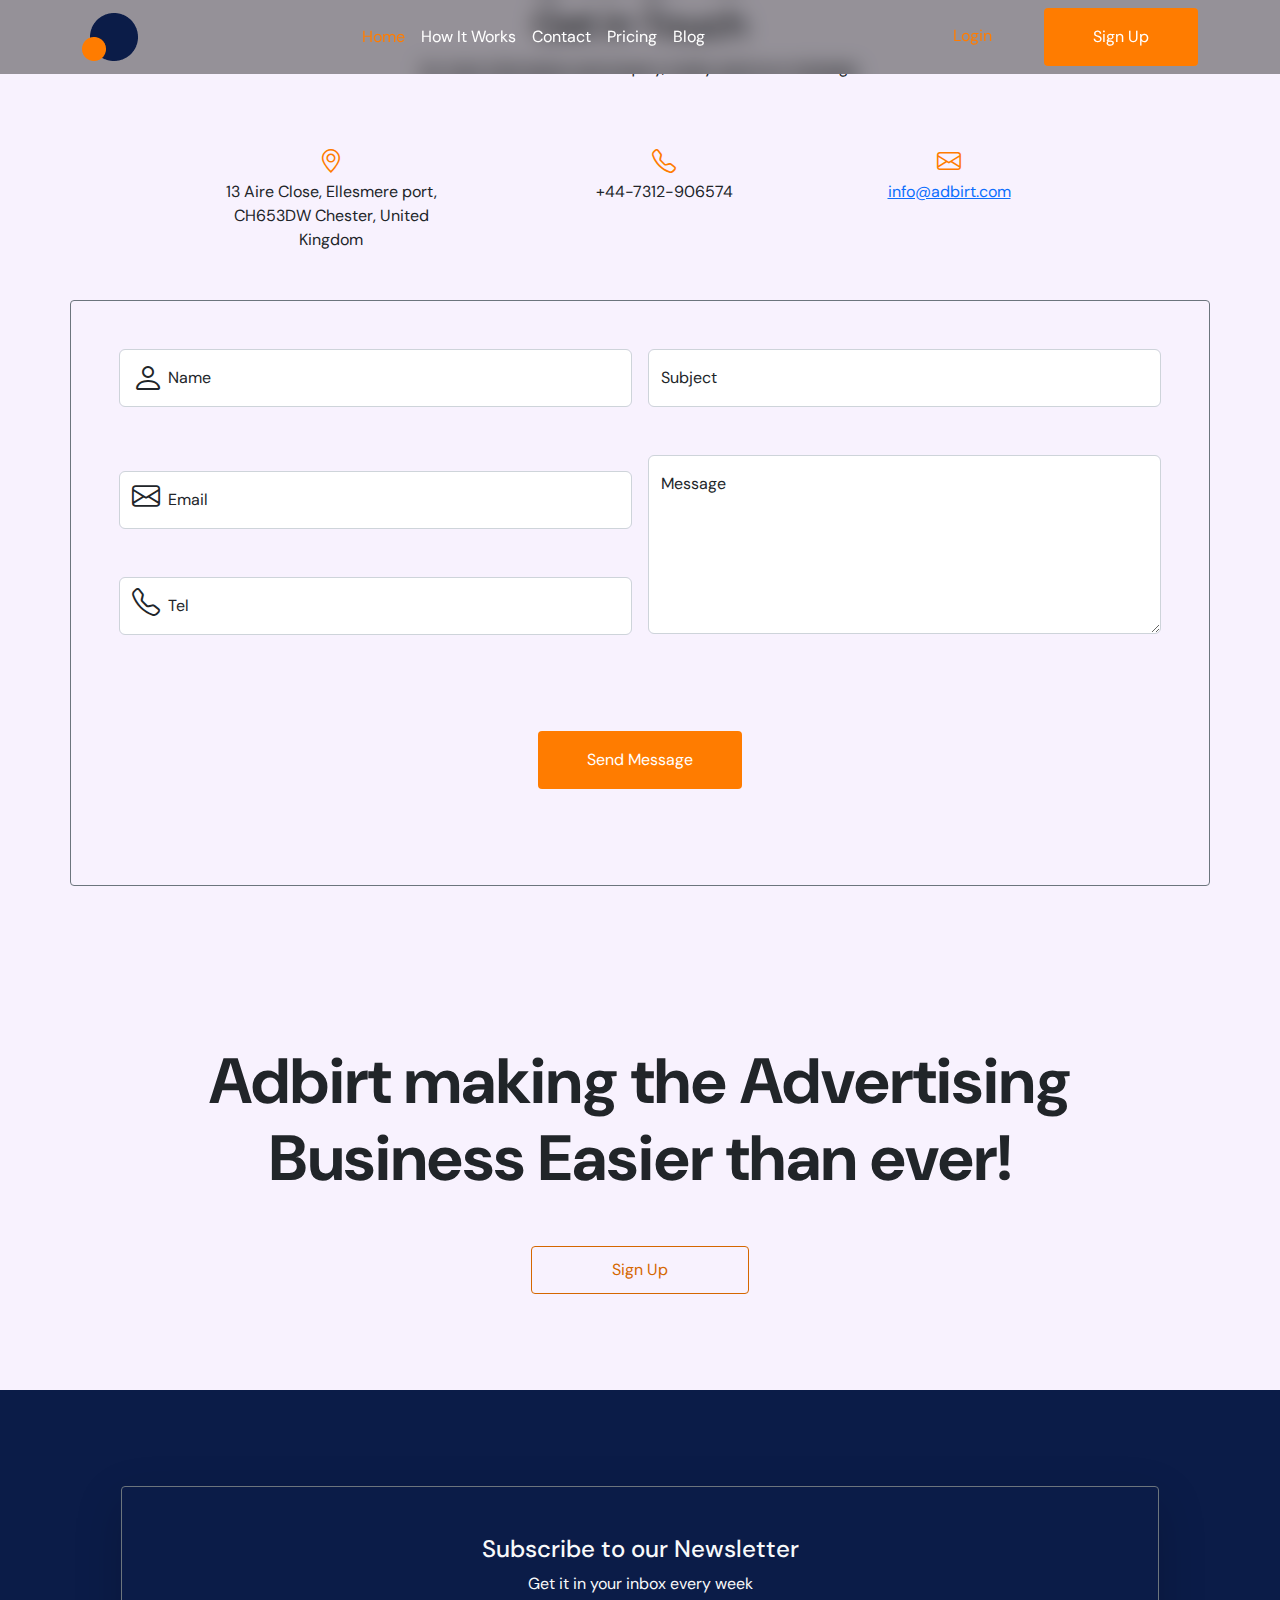
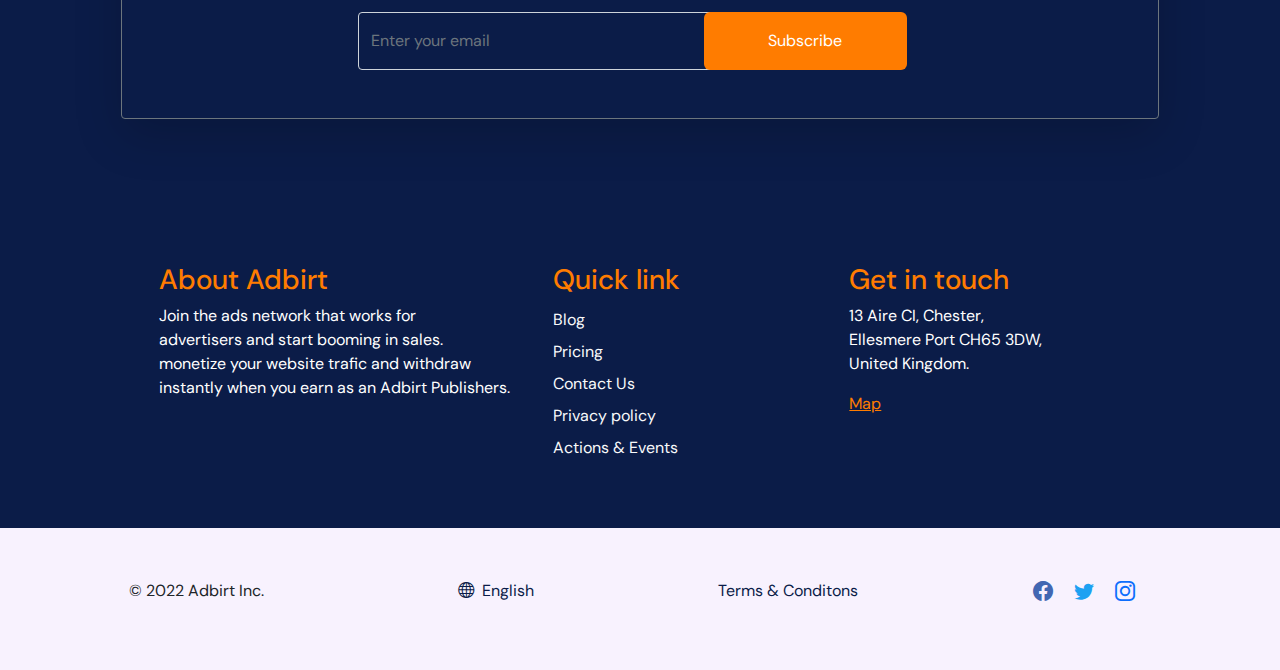
<file: contact.html>
<!DOCTYPE html>
<html lang="en">

<head>
    <meta charset="UTF-8">
    <meta http-equiv="X-UA-Compatible" content="IE=edge">
    <meta name="viewport" content="width=device-width, initial-scale=1.0">
    <title>Contact</title>
    <!-- css link -->
    <link rel="stylesheet" href="main.css">
    <!-- bootstrap link -->
    <link rel="stylesheet" href="./css/bootstrap.min.css">
    <!-- icon link -->
    <link rel="stylesheet" href="https://cdn.jsdelivr.net/npm/bootstrap-icons@1.9.1/font/bootstrap-icons.css">
    <!-- google-font link -->
    <link href="https://fonts.googleapis.com/css2?family=DM+Sans:wght@400;700&display=swap" rel="stylesheet">
</head>

<body>
    <!-- start of hero section -->
    <nav class="navbar navbar-expand-lg glass-bg fixed-top p-2">
        <div class="container">
            <div class="position-relative">
                <a class="navbar-brand ms-auto" href="#">
                    <img class="position-absolute bottom-0" src="./asset/vectors/Ellipse 1 (1).png" alt="">
                    <img class="mx-2" src="./asset/vectors/Ellipse 1.png" alt=""></a>
            </div>
            <button class="navbar-toggler" type="button" data-bs-toggle="collapse"
                data-bs-target="#navbarSupportedContent" aria-controls="navbarSupportedContent" aria-expanded="false"
                aria-label="Toggle navigation">
                <span claxss="navbar-toggler-icon"></span>
            </button>
            <div class="collapse navbar-collapse" id="navbarSupportedContent">
                <ul class="navbar-nav mx-auto mb-lg-0 fs-6">
                    <li class="nav-item">
                        <a class="nav-link active " aria-current="page" href="index.html">Home</a>
                    </li>
                    <li class="nav-item">
                        <a class="nav-link text-white " href="how it works.html">How It Works</a>
                    </li>
                    <li class="nav-item">
                        <a class="nav-link text-white" href="contact.html">Contact</a>
                    </li>
                    <li class="nav-item">
                        <a class="nav-link text-white" href="pricing.html">Pricing</a>
                    </li>
                    <li class="nav-item">
                        <a class="nav-link text-white" href="blog.html">Blog</a>
                    </li>
                </ul>

                <div class="">
                    <a class="active text-decoration-none mx-lg-5 d-block d-lg-inline ms-sm-0" href="#">Login</a>
                    <button class="btn button rounded-1 px-5 py-3 border-none" type="submit">Sign Up</button>
                </div>
            </div>
        </div>
    </nav>
    <section class="min-vh-100">
        <div class="container text-center">
            <h1>Get in Touch</h1>
            <p>
                for more information and enquiry, kindly send us a message.
            </p>
            <div class="row g-4 justify-content-center py-5">
                <div class="col-lg-3">
                    <i class="bi icon-bg bi-geo-alt d-block fs-4"></i> 13 Aire Close, Ellesmere port, CH653DW Chester,
                    United Kingdom
                </div>
                <div class="col-lg-3 ms-5">
                    <i class="bi icon-bg bi-telephone d-block fs-4"></i>
                    +44-7312-906574
                </div>
                <div class="col-lg-3">
                    <i class="bi icon-bg bi-envelope d-block fs-4"></i>
                    <a href=""> info@adbirt.com</a>
                </div>
            </div>
        </div>
        <div class="container border border-secondary rounded-1 p-5">
            <form class="row g-3">
                <div class="col-md-6">
                    <div class="form-floating">
                        <i class="icon bi bi-person fs-2"></i>
                        <input type="text" placeholder="Name" class="form-control py-3" id="inputName">
                        <label for="inputName">Name</label>
                    </div>
                </div>
                <div class="col-md-6 order-md-2 order-sm-4 mt-md-3 mt-sm-0">
                    <div class="form-floating Subject">
                        <input type="text" class="form-control py-3 Subject" placeholder="Subject" id="inputSubject">
                        <label for="inputSubject">Subject</label>
                    </div>

                </div>
                <div class="col-md-6 gy-0 gy-lg-5 order-md-3 order-sm-2">
                    <div class="form-floating">
                        <i class="icon bi bi-envelope fs-3"></i>
                        <input type="email" class="form-control py-3 my-3 my-lg-3 " id="inputEmail"
                        placeholder="Email">
                        <label for="inputEmail">Email</label>
                    </div>

                    <div class="form-floating">
                        <i class="icon bi bi-telephone fs-3"></i>
                        <input type="tel" class="form-control py-3 my-3 my-lg-5" id="inputTel" placeholder="Tel">
                        <label for="inputTel">Tel</label>
                    </div>
                    
                    
                </div>
                <div class="col-md-6 gy-lg-5 order-sm-4">
                    <div class="form-floating Subject">
                         <textarea class="form-control Subject" id="floatingTextArea" placeholder="Massage" style="height:11.2rem;"
                        ></textarea>
                        <label for="floatingTextArea">Message</label>
                    </div>
                   
                </div>
            </form>
            <div class="btn-1 text-center px-3 my-5">
                <a class="btn rounded-1 btn-get px-5 py-3" href="#">Send Message</a>
            </div>
        </div>
    </section>
    <section>
        <div class="container mt-5 pt-5 pb-5 ">
            <h1 class="text-dark text-center fw-bold text-wrap display-3 my-5"> Adbirt making the Advertising Business Easier
                than ever!</h1>
            <div class="btn-2 text-center mt-5">
                <a href="#" class="btn btn-outline-warning btn-border-bottom btn-signup-2 rounded-1">Sign Up</a>
            </div>
        </div>
    </section>

    <section class="section-5 section-3 mt-5 pb-5 pt-5 px-5 mvh-100">
        <div class="container">
            <div
                class="transperant text-light text-center border border-secondary shadow-lg p-4 mb-5 rounded rounded-1 p-5 mt-5 min-vw-25 h-50 form-wd">
                <h4>Subscribe to our Newsletter</h4>
                <p>
                    Get it in your inbox every week
                </p>
                <div class="d-none d-md-block grim">
                    <form class="position-relative d-flex justify-content-center" role="group">
                        <div class="container-fluid">
                            <input class="form-control py-3 w-50 ms-5 me-5 pt bg-transparent rounded-1" type="email"
                                placeholder="Enter your email" aria-label="Search">
                        </div>
                        <a href="#" class="btn input-btn py-3 position-absolute top-0 start-50 bottom-0 end-0 w-25"
                            type="submit">Subscribe</a>
                    </form>
                </div>
                <div class="d-block d-md-none">
                    <form class="" role="group">
                        <div class="container">
                            <input class="form-control d-flex me-2 me-sm-5 py-3 bg-transparent rounded-1" type="email"
                                placeholder="Enter your email" aria-label="Search">
                        </div>
                        <div class="container">
                            <button class="btn input-btn btn-sm  px-4 py-2 mt-2 rounded-1"
                                type="submit">Subscribe</button>
                        </div>
                    </form>
                </div>
            </div>
        </div>
    </section>
    <section class="section-5">
        <div class="container-fluid">
            <div class="row d-flex justify-content-center p-5 fs-6 ml-5">
                <div class="col-lg-4">
                    <h3 class="text-capitalize ft-head">about adbirt</h3>
                    <p class="text-white text-left">
                        Join the ads network that works for<br>
                        advertisers and start booming in sales.<br>
                        monetize your website trafic and withdraw<br>
                        instantly when you earn as an Adbirt Publishers.
                    </p>
                </div>
                <div class="col-lg-3">
                    <h3 class="ft-head">Quick link</h3>
                    <ul class="list-unstyled lh-lg">
                        <li><a class="text-decoration-none text-light" href="#">Blog</a></li>
                        <li><a class="text-decoration-none text-light" href="#">Pricing</a></li>
                        <li><a class="text-decoration-none text-light" href="#">Contact Us</a></li>
                        <li><a class="text-decoration-none text-light" href="#">Privacy policy</a></li>
                        <li><a class="text-decoration-none text-light" href="#">Actions & Events</a></li>

                    </ul>
                </div>
                <div class="col-lg-3">
                    <h3 class="ft-head">Get in touch</h3>
                    <p class="text-white">
                        13 Aire CI, Chester,<br>
                        Ellesmere Port CH65 3DW,<br>
                        United Kingdom.
                    </p>
                    <div class="mb-5">
                        <a class="active" href="#">Map</a>
                    </div>

                </div>
            </div>
        </div>
    </section>
    <!-- the footer -->
    <footer>
        <div class="container-fluid">
            <div class="row d-flex justify-content-center align-items-center text-lg-center p-5 fs-6 ml-5">
                <div class="col-lg-3 me-auto text-center">
                    <p class="text-dark ft-colr">
                       &copy; 2022 Adbirt Inc.
                    </p>
                </div>
                <div class="col-lg-3">
                    <p class="ft-colr">
                        <i class="bi bi-globe mx-2 mt-5"></i>English
                    </p>
                </div>
                <div class="col-lg-3">
                    <p class="ft-colr">
                        Terms & Conditons
                    </p>

                </div>
                <div class="col-lg-3">
                    <p class=" fs-5">
                       <a href="#"><i class="bi bi-facebook mx-2 d-block d-md-inline"></i></a>
                        <a href="#"><i class="bi bi-twitter mx-2 d-block d-md-inline"></i></a>
                        <a href="#"><i class="bi bi-instagram mx-2 d-block d-md-inline"></i></a>
                    </p>
                </div>
            </div>
        </div>

    </footer>

    <script src="./js/bootstrap.min.js"></script>
    <script src="./main.js"></script>
</body>

</html>
</file>
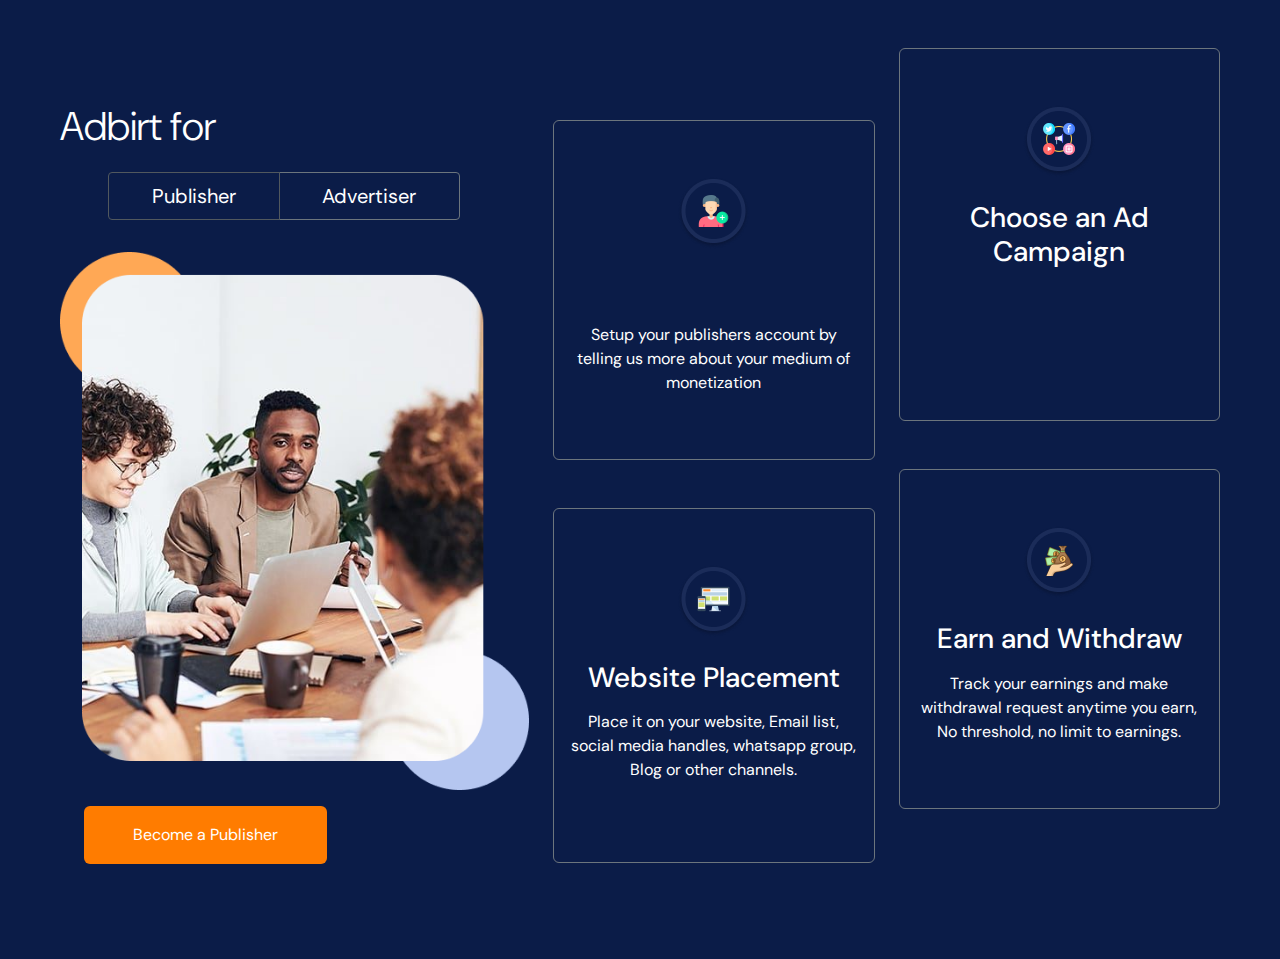
<file: customer section.html>
<!DOCTYPE html>
<html lang="en">
    <head>
        <meta charset="UTF-8">
        <meta http-equiv="X-UA-Compatible" content="IE=edge">
        <meta name="viewport" content="width=device-width, initial-scale=1.0">
        <title>customer section</title>
        <!-- css link -->
        <link rel="stylesheet" href="main.css">
        <!-- bootstrap link -->
        <link rel="stylesheet" href="./css/bootstrap.min.css">
        <!-- icon link -->
        <link rel="stylesheet" href="https://cdn.jsdelivr.net/npm/bootstrap-icons@1.9.1/font/bootstrap-icons.css">
        <!-- google-font link -->
        <link href="https://fonts.googleapis.com/css2?family=DM+Sans:wght@400;700&display=swap" rel="stylesheet">
    </head>
<body>
    <!-- the Adbrit section -->
    <section class="section-3 mvh-100">
        <div class="container-fluid">
            <div class="row p-5">
                <div class="col-lg-5">
                    <p class="text-white fw-light pt-5 fs-1">Adbirt for</p>
                    <div class="d-flex ms-0 ms-lg-5 btn-group mx-auto bg-transparent w-75">
                        <button class="btn btn-secondary btn-lg active px-0 bg-transparent px-2 btn-ad-1"
                            type="button">Publisher</button>
                        <button class="btn btn-secondary  btn-lg px-0 bg-transparent px-2 btn-ad-2"
                            type="button">Advertiser</button>
                    </div>
                    <div class="adb-img mt-3 py-3">
                        <img class="img-fluid" src="./asset/img/publisher-1.png" alt="publisher-img">
                    </div>
                    <div class="btn-2 mx-4 ">
                        <a href="#" class="btn btn-border-bottom btn-get py-3 px-5">Become a Publisher</a>
                    </div>
                </div>
                <div class="col-lg-7 ">
                    <div class="row step">
                        <div class="col-lg-6 mt-5">
                            <div class="card border my-4 border-secondary transperant mb-5 text-white pt-5">
                                <img class="mx-auto py-2" src="./asset/img/publisher-icon-1.png" alt="">
                                <div class="card-body text-white p-3">
                                    <h3 class="text-center mb-3 pub-color">Create an Account</h3>
                                    <p class="text-center mb-5">
                                        Setup your publishers account by telling
                                        us more about your medium of monetization
                                    </p>
                                </div>
                            </div>
                            <div class="card border border-secondary transperant text-white pt-5 mb-5">
                                <img class="mx-auto py-2" src="./asset/img/publisher-icon-2.png" alt="">
                                <div class="card-body text-white p-3">
                                    <h3 class="text-center mb-3">Website Placement</h3>
                                    <p class="text-center mb-5 pb-3">
                                       Place it on your website, Email list,
                                       social media handles, whatsapp group,
                                       Blog or other channels.
                                    </p>
                                </div>
                            </div>
                        </div>
                        <div class="col-lg-6">
                            <div class="card border border-secondary transperant text-white mb-5 pt-5">
                                <img class="mx-auto py-2" src="./asset/img/publisher-icon-3.png" alt="">
                                <div class="card-body text-white p-3">
                                    <h3 class="text-center mb-3">Choose an Ad Campaign</h3>
                                    <p class="text-center mb-5 pub-color">
                                        Pick a Campaign that is suitable 
                                        to the interest of your Audience, 
                                        be it Email list or website.
                                    </p>
                                </div>
                            </div>
                            <div class="card border border-secondary transperant text-white pt-5">
                                <img class="mx-auto py-2" src="./asset/img/publisher-icon-4.png" alt="">
                                <div class="card-body text-white p-3 pub-color ">
                                    <h3 class="text-center mb-3">Earn and Withdraw</h3>
                                    <p class="text-center mb-5">
                                        Track your earnings and make withdrawal request
                                        anytime you earn, No threshold, no limit to earnings.
                                    </p>
                                </div>
                            </div>
                        </div>
                    </div>
                </div>
            </div>
        </div>
    </section>
    
</body>
</html>
</file>
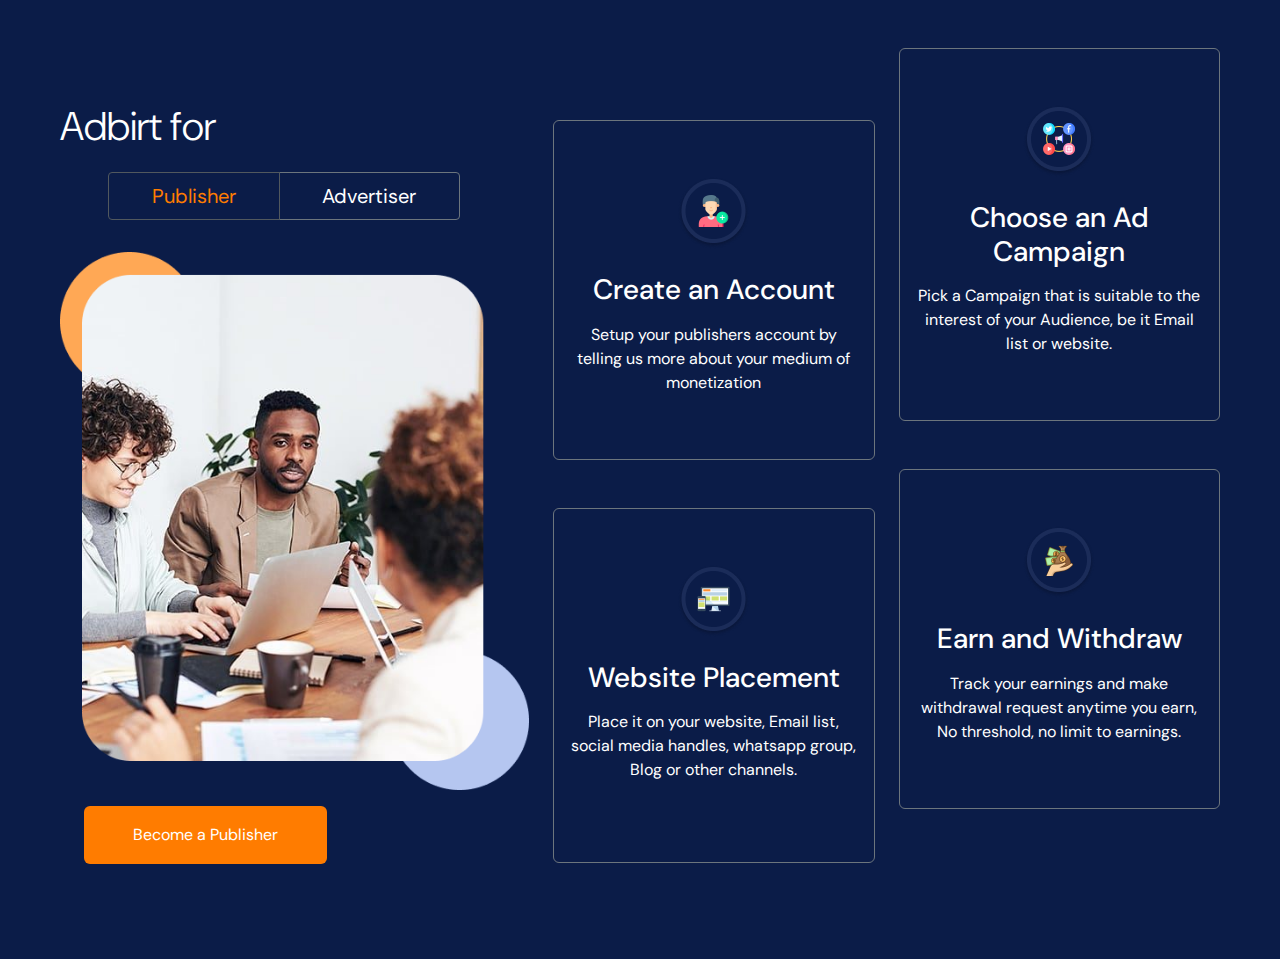
<file: customer segment-1.html>
<!DOCTYPE html>
<html lang="en">
    <head>
        <meta charset="UTF-8">
        <meta http-equiv="X-UA-Compatible" content="IE=edge">
        <meta name="viewport" content="width=device-width, initial-scale=1.0">
        <title>customer segment-1</title>
        <!-- css link -->
        <link rel="stylesheet" href="main.css">
        <!-- bootstrap link -->
        <link rel="stylesheet" href="./css/bootstrap.min.css">
        <!-- icon link -->
        <link rel="stylesheet" href="https://cdn.jsdelivr.net/npm/bootstrap-icons@1.9.1/font/bootstrap-icons.css">
        <!-- google-font link -->
        <link href="https://fonts.googleapis.com/css2?family=DM+Sans:wght@400;700&display=swap" rel="stylesheet">
    </head>
<body>
    <!-- the Adbrit section -->
    <section class="section-3 mvh-100">
        <div class="container-fluid">
            <div class="row p-5">
                <div class="col-lg-5">
                    <p class="text-white fw-light pt-5 fs-1">Adbirt for</p>
                    <div class="d-flex ms-0 ms-lg-5 btn-group mx-auto bg-transparent w-75">
                        <a href="./customer segment-2.html" class="btn btn-secondary btn-lg active px-0 bg-transparent px-2 btn-ad-1"
                            type="button">Publisher</a>
                        <a href="./customer segment-1.html" class="btn btn-secondary  btn-lg px-0 bg-transparent px-2 btn-ad-2"
                            type="button">Advertiser</a>
                    </div>
                    <div class="adb-img mt-3 py-3">
                        <img class="img-fluid" src="./asset/img/publisher-1.png" alt="publisher-img">
                    </div>
                    <div class="btn-2 mx-4 ">
                        <a href="#" class="btn btn-border-bottom btn-get py-3 px-5">Become a Publisher</a>
                    </div>
                </div>
                <div class="col-lg-7 ">
                    <div class="row step">
                        <div class="col-lg-6 mt-5">
                            <div class="card border my-4 border-secondary transperant mb-5 text-white pt-5">
                                <img class="mx-auto py-2" src="./asset/img/publisher-icon-1.png" alt="">
                                <div class="card-body text-white p-3">
                                    <h3 class="text-center mb-3">Create an Account</h3>
                                    <p class="text-center mb-5">
                                        Setup your publishers account by telling
                                        us more about your medium of monetization
                                    </p>
                                </div>
                            </div>
                            <div class="card border border-secondary transperant text-white pt-5 mb-5">
                                <img class="mx-auto py-2" src="./asset/img/publisher-icon-2.png" alt="">
                                <div class="card-body text-white p-3">
                                    <h3 class="text-center mb-3">Website Placement</h3>
                                    <p class="text-center mb-5 pb-3">
                                       Place it on your website, Email list,
                                       social media handles, whatsapp group,
                                       Blog or other channels.
                                    </p>
                                </div>
                            </div>
                        </div>
                        <div class="col-lg-6">
                            <div class="card border border-secondary transperant text-white mb-5 pt-5">
                                <img class="mx-auto py-2" src="./asset/img/publisher-icon-3.png" alt="">
                                <div class="card-body text-white p-3">
                                    <h3 class="text-center mb-3">Choose an Ad Campaign</h3>
                                    <p class="text-center mb-5">
                                        Pick a Campaign that is suitable 
                                        to the interest of your Audience, 
                                        be it Email list or website.
                                    </p>
                                </div>
                            </div>
                            <div class="card border border-secondary transperant text-white pt-5">
                                <img class="mx-auto py-2" src="./asset/img/publisher-icon-4.png" alt="">
                                <div class="card-body text-white p-3">
                                    <h3 class="text-center mb-3">Earn and Withdraw</h3>
                                    <p class="text-center mb-5">
                                        Track your earnings and make withdrawal request
                                        anytime you earn, No threshold, no limit to earnings.
                                    </p>
                                </div>
                            </div>
                        </div>
                    </div>
                </div>
            </div>
        </div>
    </section>
    
</body>
</html>
</file>
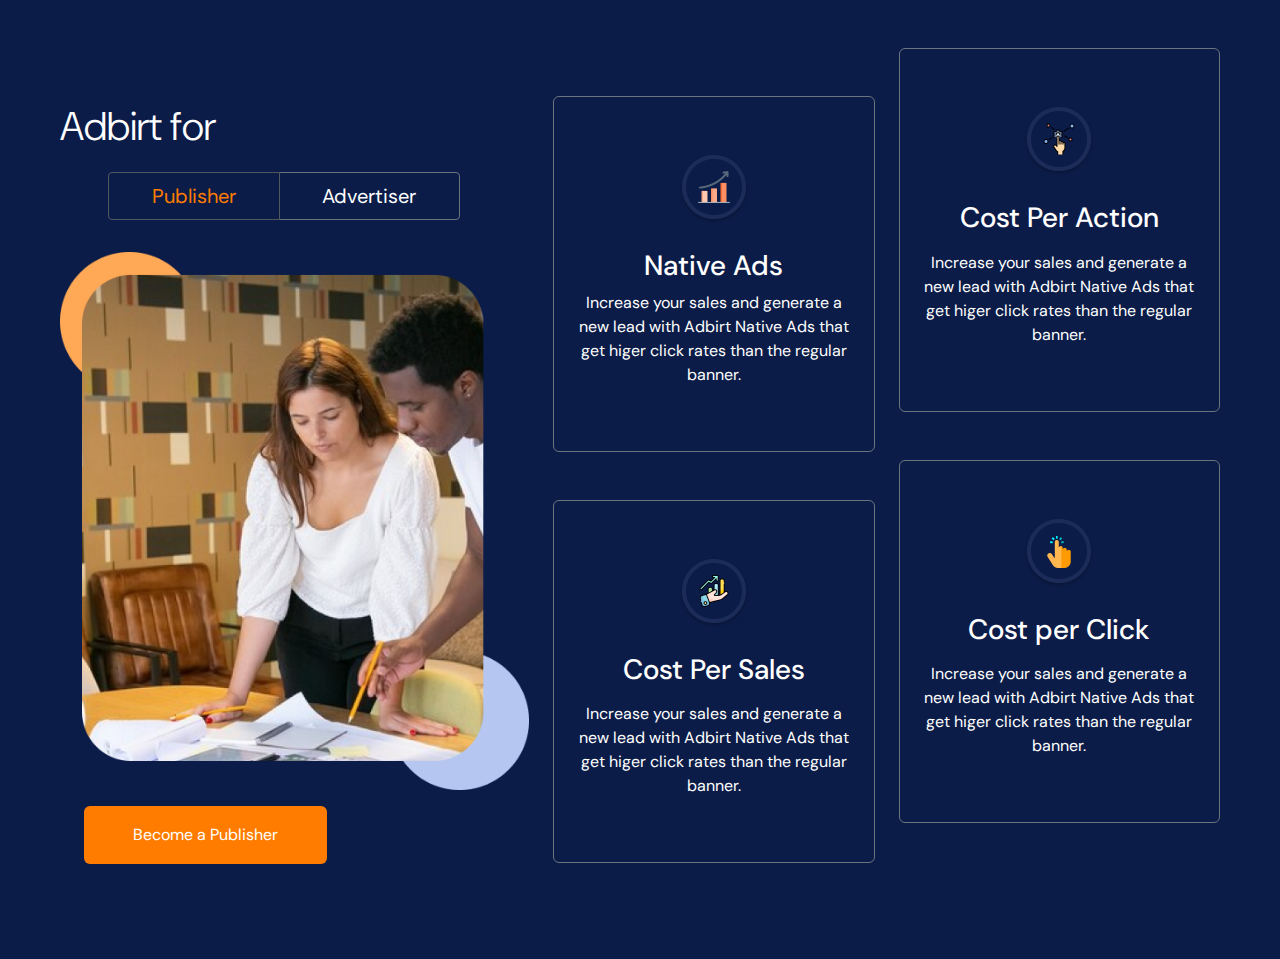
<file: customer segment-2.html>
<!DOCTYPE html>
<html lang="en">
    <head>
        <meta charset="UTF-8">
        <meta http-equiv="X-UA-Compatible" content="IE=edge">
        <meta name="viewport" content="width=device-width, initial-scale=1.0">
        <title>customer segment-2</title>
        <!-- css link -->
        <link rel="stylesheet" href="main.css">
        <!-- bootstrap link -->
        <link rel="stylesheet" href="./css/bootstrap.min.css">
        <!-- icon link -->
        <link rel="stylesheet" href="https://cdn.jsdelivr.net/npm/bootstrap-icons@1.9.1/font/bootstrap-icons.css">
        <!-- google-font link -->
        <link href="https://fonts.googleapis.com/css2?family=DM+Sans:wght@400;700&display=swap" rel="stylesheet">
    </head>
<body>
    <!-- Advertizers -->
    <section class="section-3 mvh-100">
        <div class="container-fluid">
            <div class="row p-5">
                <div class="col-lg-5">
                    <p class="text-white fw-light pt-5 fs-1">Adbirt for</p>
                    <div class="d-flex ms-0 ms-lg-5 btn-group mx-auto bg-transparent w-75">
                        <a href="customer segment-2.html" class="btn btn-secondary btn-lg active px-0 bg-transparent px-2 btn-ad-1"
                            type="button">Publisher</a>
                        <a href="customer segment-1.html" class="btn btn-secondary  btn-lg px-0 bg-transparent px-2 btn-ad-2"
                            type="button">Advertiser</a>
                    </div>
                    <div class="adb-img mt-3 py-3">
                        <img class="img-fluid" src="./asset/img/Group 13.png" alt="">
                    </div>
                    <div class="btn-2 mx-4 ">
                        <a href="#" class="btn btn-border-bottom btn-get py-3 px-5">Become a Publisher</a>
                    </div>
                </div>
                <div class="col-lg-7 ">
                    <div class="row step">
                        <div class="col-lg-6 mt-5">
                            <div class="card border border-secondary transperant mb-5 text-white pt-5">
                                <img class="mx-auto py-2" src="./asset/img/Group 9.png" alt="">
                                <div class="card-body text-white p-3">
                                    <h3 class="text-center mb-2">Native Ads</h3>
                                    <p class="text-center mb-5">
                                        Increase your sales and generate
                                        a new lead with Adbirt Native Ads
                                        that get higer click rates than the
                                        regular banner.
                                    </p>
                                </div>
                            </div>
                            <div class="card border border-secondary transperant text-white pt-5 mb-5">
                                <img class="mx-auto py-2" src="./asset/img/Group 11.png" alt="">
                                <div class="card-body text-white p-3">
                                    <h3 class="text-center mb-3">Cost Per Sales</h3>
                                    <p class="text-center mb-5">
                                        Increase your sales and generate
                                        a new lead with Adbirt Native Ads
                                        that get higer click rates than the
                                        regular banner.
                                    </p>
                                </div>
                            </div>
                        </div>
                        <div class="col-lg-6">
                            <div class="card border border-secondary transperant text-white mb-5 pt-5">
                                <img class="mx-auto py-2" src="./asset/img/Group 10.png" alt="">
                                <div class="card-body text-white p-3">
                                    <h3 class="text-center mb-3">Cost Per Action</h3>
                                    <p class="text-center mb-5">
                                        Increase your sales and generate
                                        a new lead with Adbirt Native Ads
                                        that get higer click rates than the
                                        regular banner.
                                    </p>
                                </div>
                            </div>
                            <div class="card border border-secondary transperant text-white pt-5">
                                <img class="mx-auto py-2" src="./asset/img/Group 12.png" alt="">
                                <div class="card-body text-white p-3">
                                    <h3 class="text-center mb-3">Cost per Click</h3>
                                    <p class="text-center mb-5">
                                        Increase your sales and generate
                                        a new lead with Adbirt Native Ads
                                        that get higer click rates than the
                                        regular banner.
                                    </p>
                                </div>
                            </div>
                        </div>
                    </div>
                </div>
            </div>
        </div>
    </section>
    
</body>
</html>
</file>
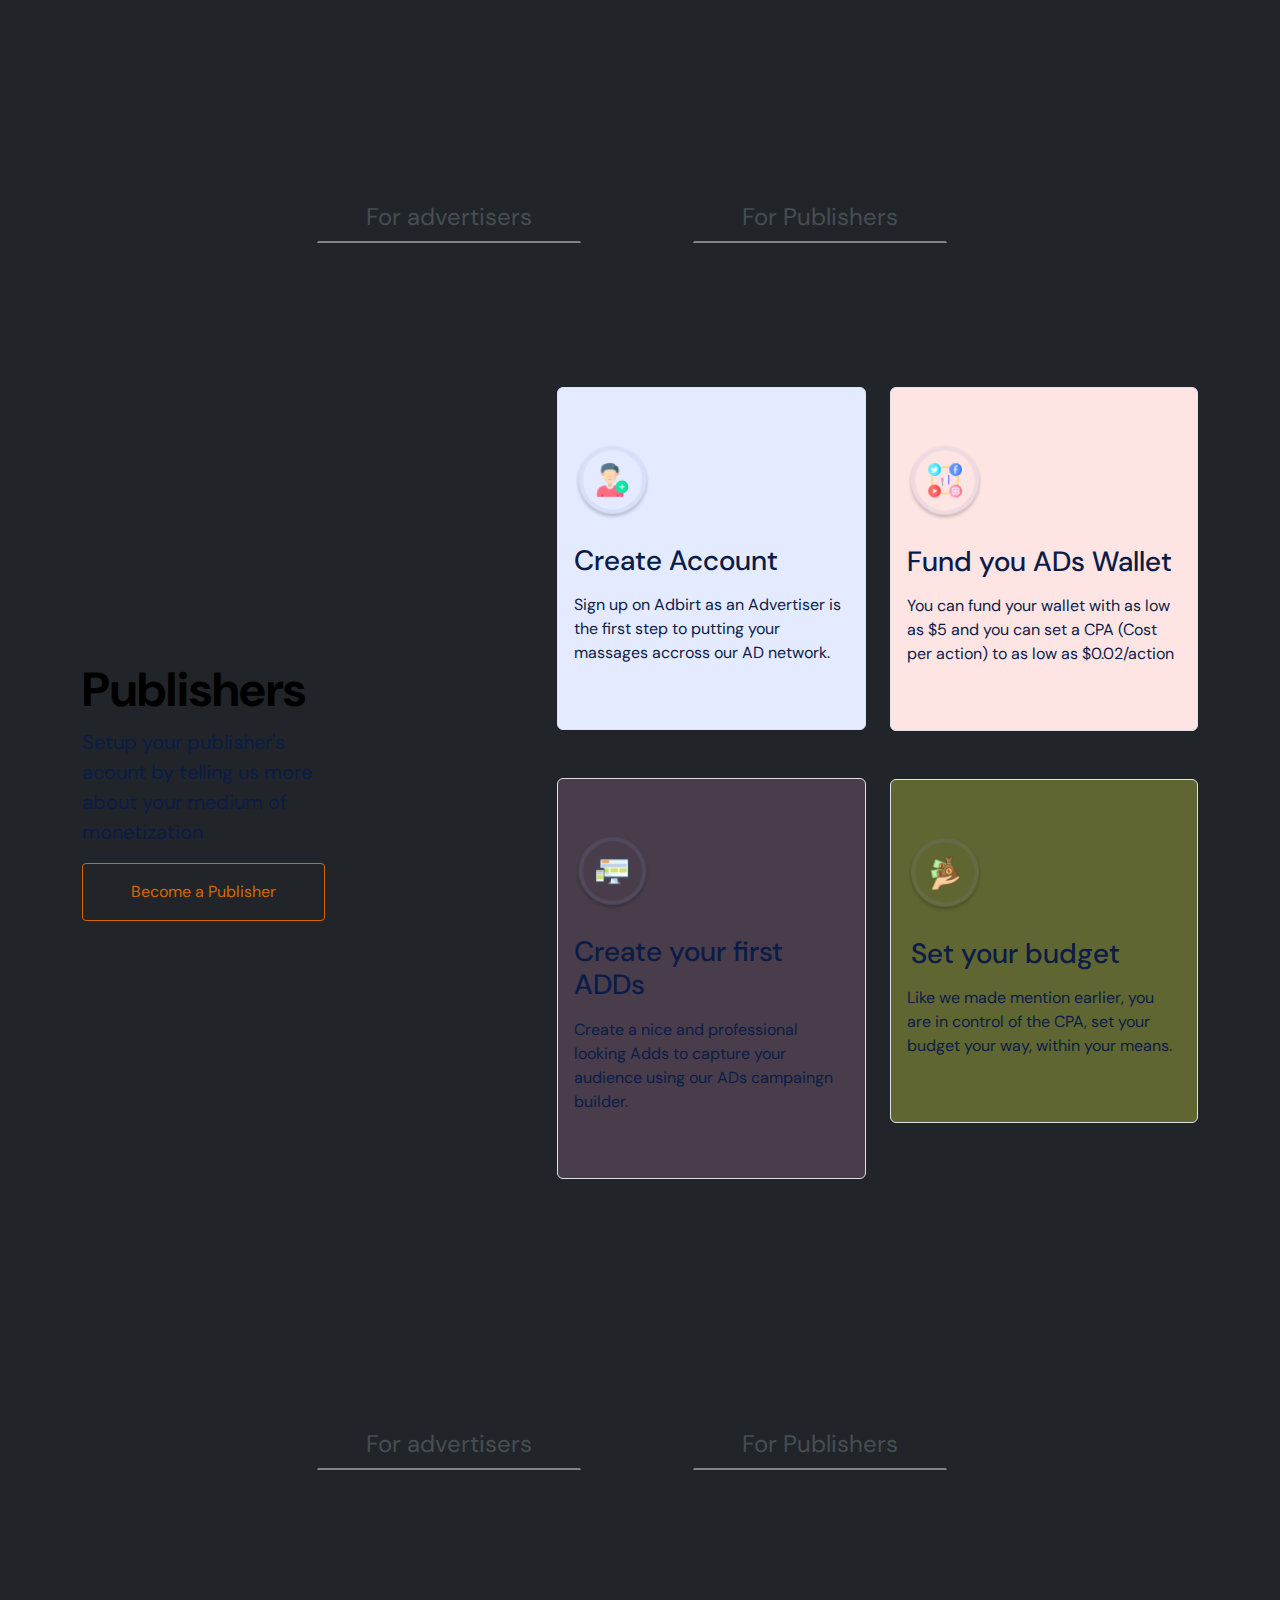
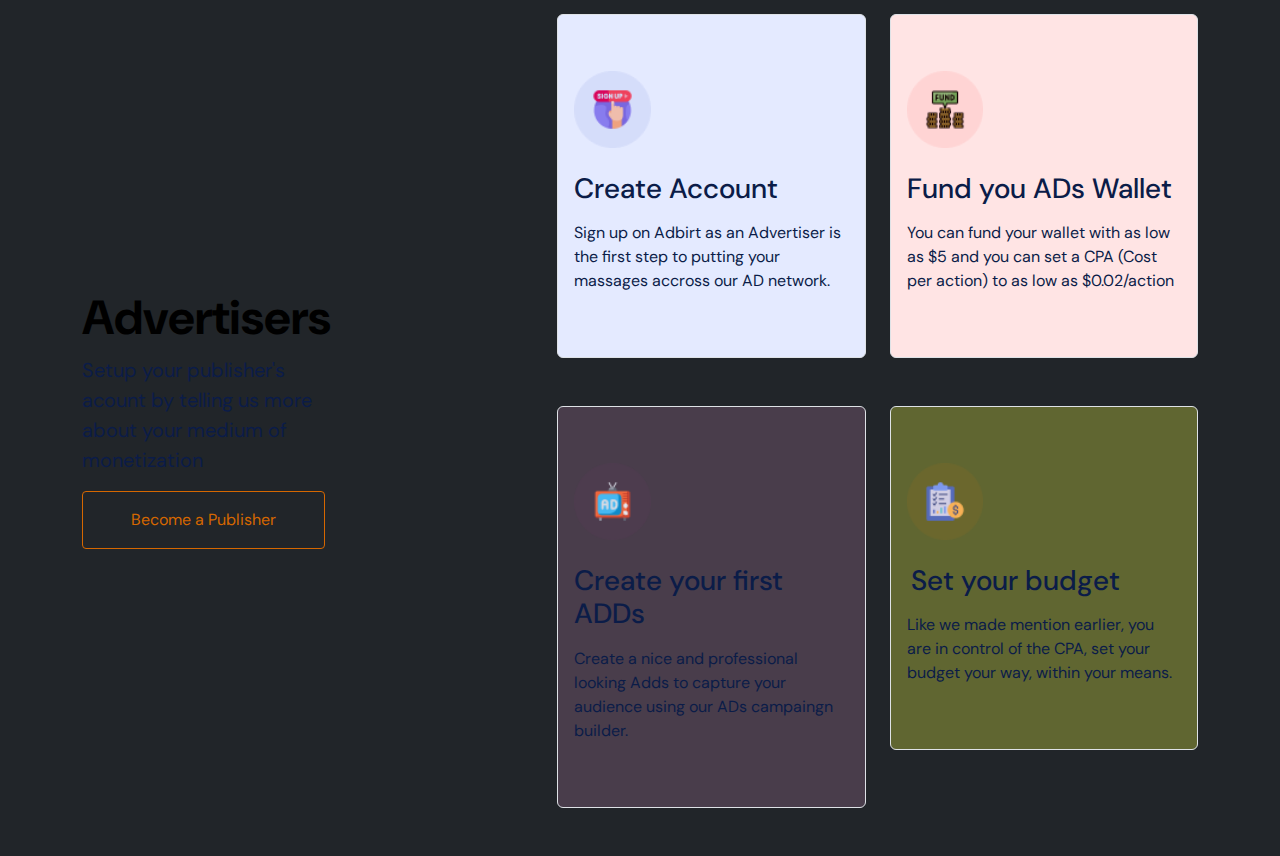
<file: how it works-2.html>
<!DOCTYPE html>
<html lang="en">

<head>
    <meta charset="UTF-8">
    <meta http-equiv="X-UA-Compatible" content="IE=edge">
    <meta name="viewport" content="width=device-width, initial-scale=1.0">
    <title>Customer section 2</title>
    <!-- css link -->
    <link rel="stylesheet" href="main.css">
    <!-- bootstrap link -->
    <link rel="stylesheet" href="./css/bootstrap.min.css">
    <!-- icon link -->
    <link rel="stylesheet" href="https://cdn.jsdelivr.net/npm/bootstrap-icons@1.9.1/font/bootstrap-icons.css">
    <!-- google-font link -->
    <link href="https://fonts.googleapis.com/css2?family=DM+Sans:wght@400;700&display=swap" rel="stylesheet">
</head>

<body class="bg-dark">
    <!-- start of how it works Advertizers and publishers -->
    <section class="hiw-1">
        <div class="container">
            <div class="row align-content-center position-relative my-5 py-5">
                <div class="d-block d-md-flex justify-content-center py-5 mx-0">
                    <div class="m-5">
                      <a href="#" class="btn px-5 text-decoration-none btn-ad-a fw-thin fs-4 border-bottom  border-2 text-secondary opacity-50" href="#">For advertisers</a>
                    </div>
                 
                    <div class="m-5">
                        <a href="#" class="btn px-5 text-decoration-none btn-ad-p fs-4 border-bottom border-2 mx-3 text-secondary opacity-50" href="#">For Publishers</a>  
                    </div>
                </div>
                <div class="col-lg-3 position-absolute top-50">
                    <h1 class="fw-bold display-5 text-black">Publishers</h1>
                    <p class="fs-5 text-left pub-color">
                        Setup your publisher's acount by 
                        telling us more about your medium 
                        of monetization
                    </p>
                    <div class="btn-2">
                        <a href="#" class="btn btn-border-bottom rounded-1 btn-become py-3 px-5">Become a Publisher</a>
                    </div>
                </div>
                <div class="col-lg-7 ms-auto mt-5">
                    <div class="row justify-content-center">
                        <div class="col-lg-6">
                            <div class="card border transperant create-w mb-5 text-white pt-5">
                                <img class="py-2 w-25 mx-3" src="./asset/img/publisher-icon-1.png" alt="">
                                <div class="card-body p-3 pub-color">
                                    <h3 class="text-left mb-3 text-capitalize">Create Account</h3>
                                    <p class="text-left mb-5">
                                        Sign up on Adbirt as an Advertiser
                                        is the first step to putting your 
                                        massages accross our AD network.
                                    
                                    </p>
                                </div>
                            </div>
                            <div class="card border create-ad transperant text-white pt-5 mb-5">
                                <img class="w-25 mx-3 py-2" src="./asset/img/publisher-icon-2.png" alt="">
                                <div class="card-body pub-color p-3">
                                    <h3 class="text-left mb-3">Create your first ADDs</h3>
                                    <p class="text-left mb-5">
                                        Create a nice and professional looking Adds
                                        to capture your audience using our ADs campaingn
                                        builder.
                                    </p>
                                </div>
                            </div>
                        </div>
                        <div class="col-lg-6">
                            <div class="card border fund-wall transperant text-white mb-5 pt-5">
                                <img class="w-25 mx-3 py-2" src="./asset/img/publisher-icon-3.png" alt="">
                                <div class="card-body pub-color p-3">
                                    <h3 class="text-left mb-3">Fund you ADs Wallet</h3>
                                    <p class="text-left mb-5">
                                        You can fund your wallet with as 
                                        low as $5 and you can set a CPA
                                        (Cost per action) to as low as
                                        $0.02/action
                                    </p>
                                </div>
                            </div>
                            <div class="card border set-bug transperant text-white pt-5">
                                <img class="mx-3 w-25 py-2" src="./asset/img/publisher-icon-4.png" alt="">
                                <div class="card-body pub-color p-3">
                                    <h3 class="text-left mb-3 ms-1">Set your budget</h3>
                                    <p class="text-left fw-semi-bold mb-5 ">
                                        Like we made mention earlier, you are
                                        in control of the CPA, set your budget
                                        your way, within your means.
                                    </p>
                                </div>
                            </div>
                        </div>
                    </div>
                </div>
            </div>
        </div>
        <div class="container">
            <div class="row align-content-center position-relative">
                <div class="d-block d-md-flex justify-content-center py-5 mx-0">
                    <div class="m-5">
                      <a href="#" class="btn px-5 text-decoration-none btn-ad-a fw-thin fs-4 border-bottom  border-2 text-secondary opacity-50" href="#">For advertisers</a>
                    </div>
                 
                    <div class="m-5">
                        <a href="#" class="btn px-5 text-decoration-none btn-ad-p fs-4 border-bottom border-2 mx-3 text-secondary opacity-50" href="#">For Publishers</a>  
                    </div>
                </div>
                <div class="col-lg-3 position-absolute top-50">
                    <h1 class="fw-bold display-5 text-black">Advertisers</h1>
                    <p class="fs-5 text-left pub-color">
                        Setup your publisher's acount by 
                        telling us more about your medium 
                        of monetization
                    </p>
                    <div class="btn-2">
                        <a href="#" class="btn btn-border-bottom rounded-1 btn-become py-3 px-5">Become a Publisher</a>
                    </div>
                </div>
                <div class="col-lg-7 ms-auto mt-5">
                    <div class="row justify-content-center">
                        <div class="col-lg-6">
                            <div class="card border transperant create-w mb-5 text-white pt-5">
                                <img class="py-2 w-25 mx-3" src="./asset/img/advertiser-icon-1.png" alt="">
                                <div class="card-body pub-color p-3">
                                    <h3 class="text-left mb-3 text-capitalize">Create Account</h3>
                                    <p class="text-left mb-5">
                                        Sign up on Adbirt as an Advertiser
                                        is the first step to putting your 
                                        massages accross our AD network.
                                    </p>
                                </div>
                            </div>
                            <div class="card border create-ad transperant text-white pt-5 mb-5">
                                <img class="w-25 mx-3 py-2" src="./asset/img/advertiser-icon-2.png" alt="">
                                <div class="card-body pub-color p-3">
                                    <h3 class="text-left mb-3">Create your first ADDs</h3>
                                    <p class="text-left mb-5">
                                        Create a nice and professional looking Adds
                                        to capture your audience using our ADs campaingn
                                        builder.
                                    </p>
                                </div>
                            </div>
                        </div>
                        <div class="col-lg-6">
                            <div class="card border fund-wall transperant text-white mb-5 pt-5">
                                <img class="w-25 mx-3 py-2" src="./asset/img/advertiser-icon-3.png" alt="">
                                <div class="card-body pub-color p-3">
                                    <h3 class="text-left mb-3">Fund you ADs Wallet</h3>
                                    <p class="text-left mb-5 ">
                                        You can fund your wallet with as 
                                        low as $5 and you can set a CPA
                                        (Cost per action) to as low as
                                        $0.02/action
                                    </p>
                                </div>
                            </div>
                            <div class="card border set-bug transperant text-white pt-5">
                                <img class="mx-3 w-25 py-2" src="./asset/img/advertiser-icon-4.png" alt="">
                                <div class="card-body p-3 pub-color">
                                    <h3 class="text-left mb-3 ms-1">Set your budget</h3>
                                    <p class="text-left fw-semi-bold mb-5">
                                        Like we made mention earlier, you are
                                        in control of the CPA, set your budget
                                        your way, within your means.
                                    </p>
                                </div>
                            </div>
                        </div>
                    </div>
                </div>
            </div>
        </div>

    </section>
 

</body>

</html>
</file>
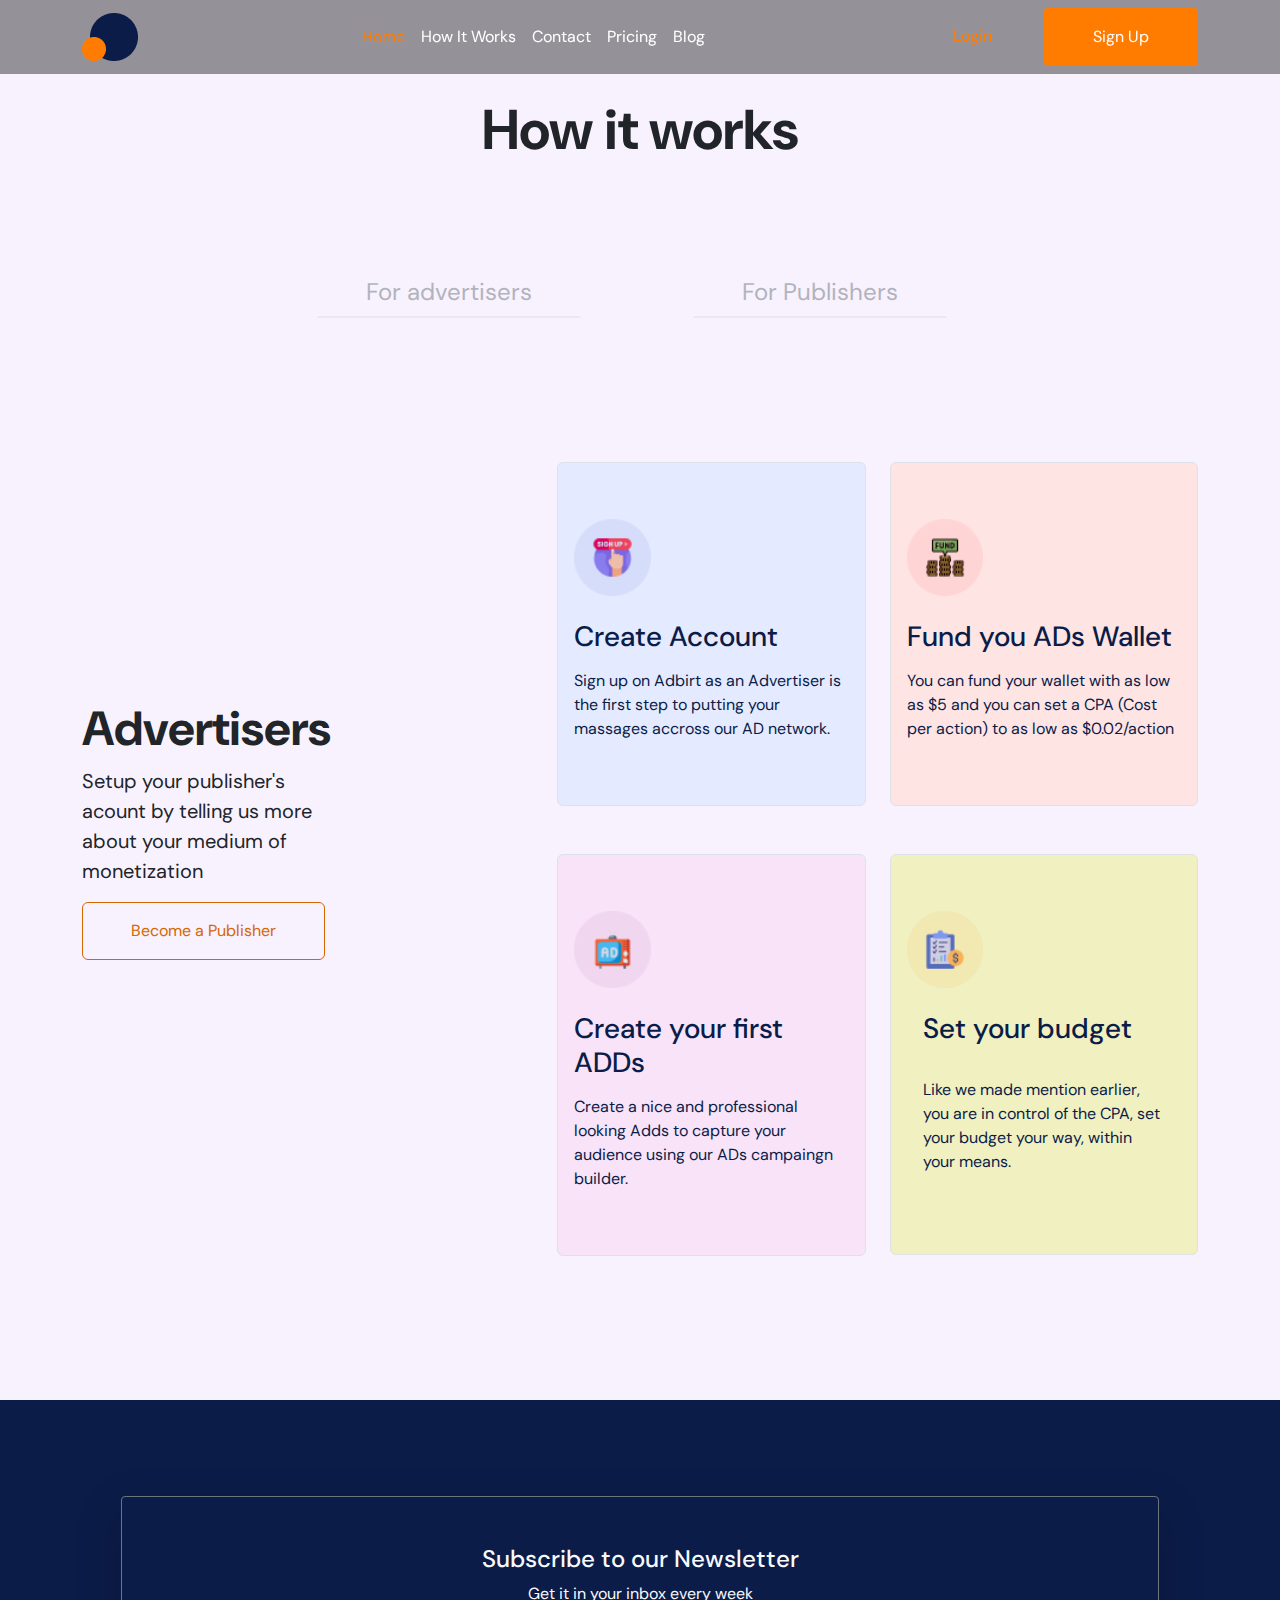
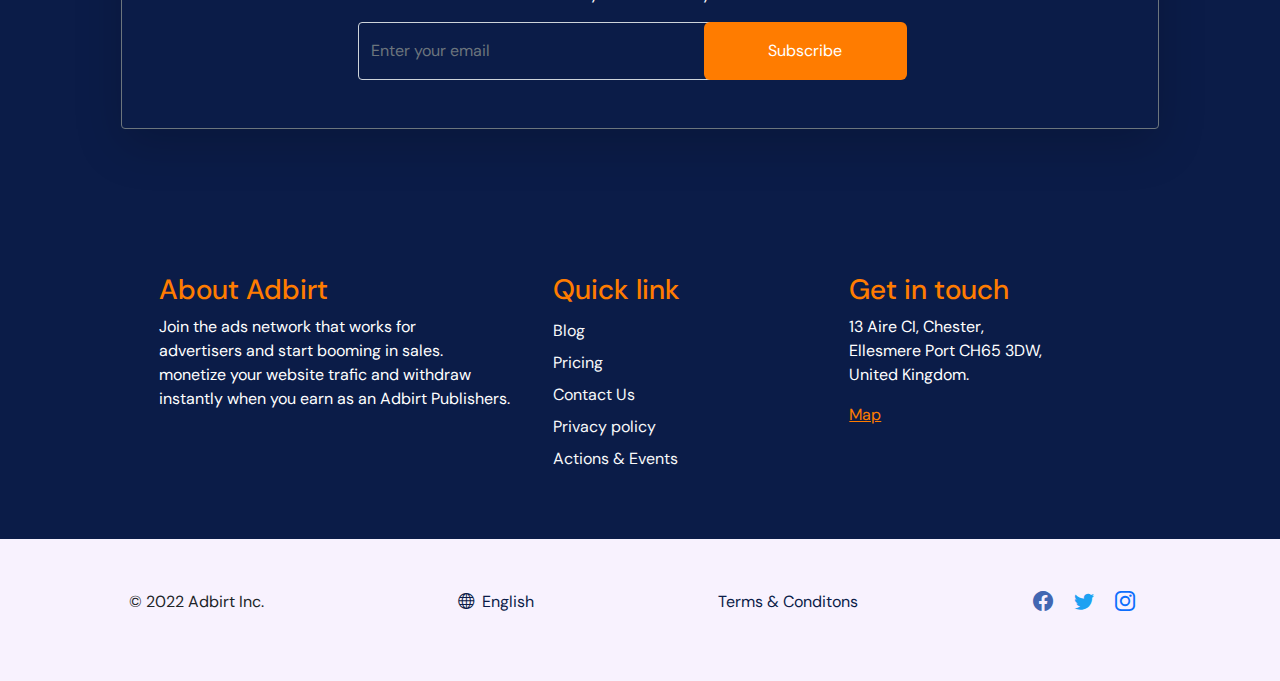
<file: how it works.html>
<!DOCTYPE html>
<html lang="en">

<head>
    <meta charset="UTF-8">
    <meta http-equiv="X-UA-Compatible" content="IE=edge">
    <meta name="viewport" content="width=device-width, initial-scale=1.0">
    <title>How it works</title>
    <!-- css link -->
    <link rel="stylesheet" href="main.css">
    <!-- bootstrap link -->
    <link rel="stylesheet" href="./css/bootstrap.min.css">
    <!-- icon link -->
    <link rel="stylesheet" href="https://cdn.jsdelivr.net/npm/bootstrap-icons@1.9.1/font/bootstrap-icons.css">
    <!-- google-font link -->
    <link href="https://fonts.googleapis.com/css2?family=DM+Sans:wght@400;700&display=swap" rel="stylesheet">
</head>

<body>
    <nav class="navbar navbar-expand-lg glass-bg fixed-top p-2">
        <div class="container">
            <div class="position-relative">
                <a class="navbar-brand ms-auto" href="#">
                    <img class="position-absolute bottom-0" src="./asset/vectors/Ellipse 1 (1).png" alt="">
                    <img class="mx-2" src="./asset/vectors/Ellipse 1.png" alt=""></a>
            </div>
            <button class="navbar-toggler" type="button" data-bs-toggle="collapse"
                data-bs-target="#navbarSupportedContent" aria-controls="navbarSupportedContent" aria-expanded="false"
                aria-label="Toggle navigation">
                <span claxss="navbar-toggler-icon"></span>
            </button>
            <div class="collapse navbar-collapse" id="navbarSupportedContent">
                <ul class="navbar-nav mx-auto mb-lg-0 fs-6">
                    <li class="nav-item">
                        <a class="nav-link active " aria-current="page" href="index.html">Home</a>
                    </li>
                    <li class="nav-item">
                        <a class="nav-link text-white " href="how it works.html">How It Works</a>
                    </li>
                    <li class="nav-item">
                        <a class="nav-link text-white" href="contact.html">Contact</a>
                    </li>
                    <li class="nav-item">
                        <a class="nav-link text-white" href="pricing.html">Pricing</a>
                    </li>
                    <li class="nav-item">
                        <a class="nav-link text-white" href="blog.html">Blog</a>
                    </li>
                </ul>

                <div class="">
                    <a class="active text-decoration-none mx-lg-5 d-block d-lg-inline ms-sm-0" href="#">Login</a>
                    <button class="btn button rounded-1 px-5 py-3 border-none" type="submit">Sign Up</button>
                </div>
            </div>
        </div>
    </nav>
    <!-- end of nav-bar -->

    <!-- start of how it works -->
    <section class="hiw-1">
        <div class="container">
            <div class="row align-content-center position-relative my-5 py-5">
                <div class=" mt-0">
                   <h1 class="display-4 fw-bold text-center">How it works</h1>
                </div>
                <div class="d-block d-md-flex justify-content-center py-5 mx-0">
                    <div class="m-5">
                      <a href="#" class="btn px-5 text-decoration-none btn-ad-a fw-thin fs-4 border-bottom  border-2 text-secondary opacity-50" href="#">For advertisers</a>
                    </div>
                 
                    <div class="m-5">
                        <a href="#" class="btn px-5 text-decoration-none btn-ad-p fw-thin fs-4 border-bottom border-2 mx-lg-3 text-secondary opacity-50" href="#">For Publishers</a>  
                    </div>
                </div>
                <div class="col-lg-3 position-absolute top-50">
                    <h1 class="fw-bold display-5">Advertisers</h1>
                    <p class="fs-5 text-left">
                        Setup your publisher's acount by 
                        telling us more about your medium 
                        of monetization
                    </p>
                    <div class="btn-2">
                        <a href="#" class="btn btn-outline-warning btn-border-bottom btn-signup-2 px-5 py-3">Become a Publisher</a>
                    </div>
                </div>
                <div class="col-lg-7 ms-auto mt-5">
                    <div class="row justify-content-center accent">
                        <div class="col-lg-6 col-md-6">
                            <div class="card border transperant create-w mb-5 pt-5">
                                <img class="py-2 w-25 mx-3" src="./asset/img/advertiser-icon-1.png" alt="">
                                <div class="card-body p-3 pub-color">
                                    <h3 class="text-left mb-3 text-capitalize">create account</h3>
                                    <p class="text-left mb-5">
                                        Sign up on Adbirt as an Advertiser
                                        is the first step to putting your 
                                        massages accross our AD network.
                                    </p>
                                </div>
                            </div>
                            <div class="card border create-ad transperant pt-5 mb-5">
                                <img class="w-25 mx-3 py-2" src="./asset/img/advertiser-icon-2.png" alt="">
                                <div class="card-body p-3">
                                    <h3 class="text-left mb-3">Create your first ADDs</h3>
                                    <p class="text-left mb-5">
                                        Create a nice and professional looking Adds
                                        to capture your audience using our ADs campaingn
                                        builder.
                                    </p>
                                </div>
                            </div>
                        </div>
                        <div class="col-lg-6 col-md-6">
                            <div class="card border fund-wall transperant mb-5 pt-5">
                                <img class="w-25 mx-3 py-2" src="./asset/img/advertiser-icon-3.png" alt="">
                                <div class="card-body p-3">
                                    <h3 class="text-left mb-3">Fund you ADs Wallet</h3>
                                    <p class="text-left mb-5">
                                        You can fund your wallet with as 
                                        low as $5 and you can set a CPA
                                        (Cost per action) to as low as
                                        $0.02/action
                                    </p>
                                </div>
                            </div>
                            <div class="card border set-bug transperant pt-5">
                                <img class="mx-3 w-25 py-2" src="./asset/img/advertiser-icon-4.png" alt="">
                                <div class="card-body p-3">
                                    <h3 class="text-left mb-3 ms-3">Set your budget</h3>
                                    <p class="text-left fw-semi-bold mb-5 p-3">
                                        Like we made mention earlier, you are
                                        in control of the CPA, set your budget
                                        your way, within your means.
                                    </p>
                                </div>
                            </div>
                        </div>
                    </div>
                </div>
            </div>
        </div>
    </section>
    <section id="advert" class="hiw-1 d-none">
        <div class="container">
            <div class="row align-content-center position-relative my-5 py-5">
                <div class=" mt-0">
                   <h1 class="display-4 fw-bold text-center">How it works</h1>
                </div>
                <div class="d-block d-md-flex justify-content-center py-5 mx-0">
                    <div class="m-5">
                      <a href="#" class="btn px-5 text-decoration-none btn-ad-a fw-thin fs-4 border-bottom  border-2 text-secondary opacity-50" href="#">For advertisers</a>
                    </div>
                 
                    <div class="m-5">
                        <a href="#" class="btn px-5 text-decoration-none btn-ad-p fs-4 border-bottom border-2 mx-3 text-secondary opacity-50" href="#">For Publishers</a>  
                    </div>
                </div>
                <div class="col-lg-3 position-absolute top-50">
                    <h1 class="fw-bold display-5">Advertisers</h1>
                    <p class="fs-5 text-left">
                        Setup your publisher's acount by 
                        telling us more about your medium 
                        of monetization
                    </p>
                    <div class="btn-2">
                        <a href="#" class="btn btn-border-bottom rounded-1 btn-become py-3 px-5">Become a Publisher</a>
                    </div>
                </div>
                <div class="col-lg-7 ms-auto mt-5">
                    <div class="row justify-content-center">
                        <div class="col-lg-6">
                            <div class="card border transperant create-w mb-5 pt-5">
                                <img class="py-2 w-25 mx-3" src="./asset/img/advertiser-icon-1.png" alt="">
                                <div class="card-body p-3 pub-color">
                                    <h3 class="text-left mb-3 text-capitalize">create account</h3>
                                    <p class="text-left mb-5">
                                        Sign up on Adbirt as an Advertiser
                                        is the first step to putting your 
                                        massages accross our AD network.
                                    </p>
                                </div>
                            </div>
                            <div class="card border create-ad transperant pt-5 mb-5">
                                <img class="w-25 mx-3 py-2" src="./asset/img/advertiser-icon-2.png" alt="">
                                <div class="card-body p-3">
                                    <h3 class="text-left mb-3">Create your first ADDs</h3>
                                    <p class="text-left mb-5">
                                        Create a nice and professional looking Adds
                                        to capture your audience using our ADs campaingn
                                        builder.
                                    </p>
                                </div>
                            </div>
                        </div>
                        <div class="col-lg-6">
                            <div class="card border fund-wall transperant mb-5 pt-5">
                                <img class="w-25 mx-3 py-2" src="./asset/img/advertiser-icon-3.png" alt="">
                                <div class="card-body p-3">
                                    <h3 class="text-left mb-3">Fund you ADs Wallet</h3>
                                    <p class="text-left mb-5">
                                        You can fund your wallet with as 
                                        low as $5 and you can set a CPA
                                        (Cost per action) to as low as
                                        $0.02/action
                                    </p>
                                </div>
                            </div>
                            <div class="card border set-bug transperant pt-5">
                                <img class="mx-3 w-25 py-2" src="./asset/img/advertiser-icon-4.png" alt="">
                                <div class="card-body p-3">
                                    <h3 class="text-left mb-3 ms-3">Set your budget</h3>
                                    <p class="text-left fw-semi-bold mb-5 p-3">
                                        Like we made mention earlier, you are
                                        in control of the CPA, set your budget
                                        your way, within your means.
                                    </p>
                                </div>
                            </div>
                        </div>
                    </div>
                </div>
            </div>
        </div>

    </section>
    <section class="section-5 section-3 mt-5 pb-5 pt-5 px-5 mvh-100">
        <div class="container">
            <div
                class=" transperant text-light text-center border border-secondary shadow-lg p-4 mb-5 rounded rounded-1 p-5 mt-5 min-vw-25 h-50 form-wd">
                <h4>Subscribe to our Newsletter</h4>
                <p>
                    Get it in your inbox every week
                </p>

                <div class="d-none d-md-block grim">
                    <form class="position-relative d-flex justify-content-center" role="group">
                        <div class="container-fluid">
                            <input class="form-control py-3 w-50 ms-5 me-5 pt bg-transparent rounded-1" type="email"
                                placeholder="Enter your email" aria-label="Search">
                        </div>
                        <a class="btn input-btn py-3 position-absolute top-0 start-50 bottom-0 end-0 w-25"
                            type="submit">Subscribe</a>
                    </form>
                </div>
                <div class="d-block d-md-none">
                    <form class="" role="group">
                        <div class="container">
                            <input class="form-control d-flex me-2 me-sm-5 py-3 bg-transparent rounded-1" type="email"
                                placeholder="Enter your email" aria-label="Search">
                        </div>
                        <div class="container">
                            <button class="btn input-btn btn-sm  px-4 py-2 mt-2 rounded-1"
                                type="submit">Subscribe</button>
                        </div>


                    </form>
                </div>
            </div>
        </div>
    </section>
    <section class="section-5">
        <div class="container-fluid">
            <div class="row d-flex justify-content-center p-5 fs-6 ml-5">
                <div class="col-lg-4">
                    <h3 class="text-capitalize ft-head">about adbirt</h3>
                    <p class="text-white text-left">
                        Join the ads network that works for<br>
                        advertisers and start booming in sales.<br>
                        monetize your website trafic and withdraw<br>
                        instantly when you earn as an Adbirt Publishers.
                    </p>
                </div>
                <div class="col-lg-3">
                    <h3 class="ft-head">Quick link</h3>
                    <ul class="list-unstyled lh-lg">
                        <li><a class="text-decoration-none text-light" href="#">Blog</a></li>
                        <li><a class="text-decoration-none text-light" href="#">Pricing</a></li>
                        <li><a class="text-decoration-none text-light" href="#">Contact Us</a></li>
                        <li><a class="text-decoration-none text-light" href="#">Privacy policy</a></li>
                        <li><a class="text-decoration-none text-light" href="#">Actions & Events</a></li>

                    </ul>
                </div>
                <div class="col-lg-3">
                    <h3 class="ft-head">Get in touch</h3>
                    <p class="text-white">
                        13 Aire CI, Chester,<br>
                        Ellesmere Port CH65 3DW,<br>
                        United Kingdom.
                    </p>
                    <div class="mb-5">
                        <a class="active" href="#">Map</a>
                    </div>

                </div>
            </div>
        </div>
    </section>
    <!-- the footer -->
    <footer>
        <div class="container-fluid">
            <div class="row d-flex justify-content-center align-items-center text-lg-center p-5 fs-6 ml-5">
                <div class="col-lg-3 me-auto text-center">
                    <p class="text-dark ft-colr">
                        &copy; 2022 Adbirt Inc.
                    </p>
                </div>
                <div class="col-lg-3">
                    <p class="ft-colr">
                        <i class="bi bi-globe mx-2 mt-5"></i>English
                    </p>
                </div>
                <div class="col-lg-3">
                    <p class="ft-colr">
                        Terms & Conditons
                    </p>

                </div>
                <div class="col-lg-3">
                    <p class=" fs-5">
                        <a href="#"><i class="bi bi-facebook mx-2 d-block d-md-inline"></i></a>
                        <a href="#"><i class="bi bi-twitter mx-2 d-block d-md-inline"></i></a>
                        <a href="#"><i class="bi bi-instagram mx-2 d-block d-md-inline"></i></a>
                    </p>

                </div>
            </div>
        </div>

    </footer>

    <script src="./js/bootstrap.min.js"></script>
    <script src="./main.js"></script>
</body>

</html>
</file>
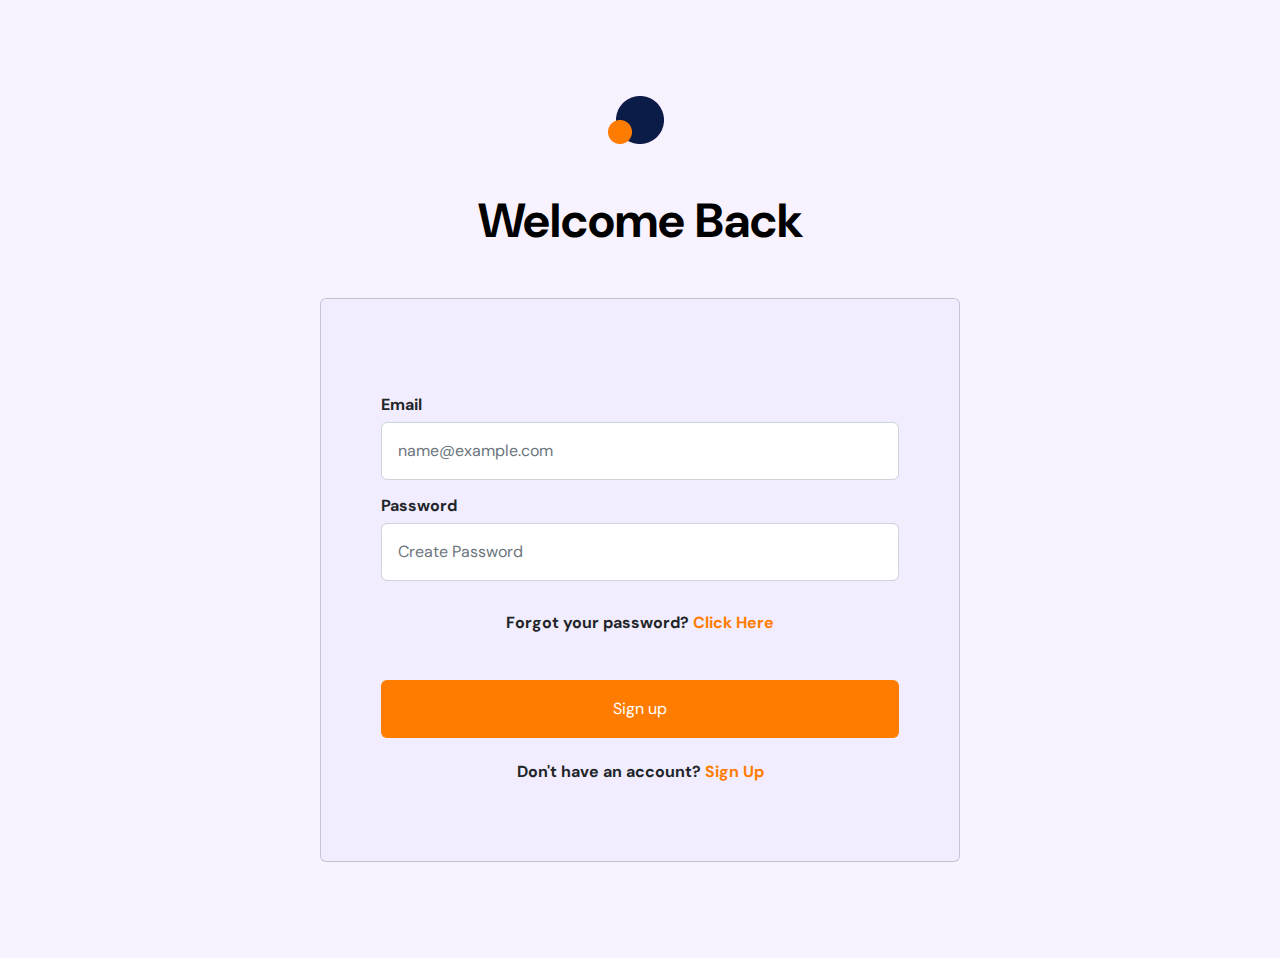
<file: login.html>
<!DOCTYPE html>
<html lang="en">

<head>
    <meta charset="UTF-8">
    <meta http-equiv="X-UA-Compatible" content="IE=edge">
    <meta name="viewport" content="width=device-width, initial-scale=1.0">
    <title>Login</title>
    <!-- css link -->
    <link rel="stylesheet" href="main.css">
    <!-- bootstrap link -->
    <link rel="stylesheet" href="./css/bootstrap.min.css">
    <!-- icon link -->
    <link rel="stylesheet" href="https://cdn.jsdelivr.net/npm/bootstrap-icons@1.9.1/font/bootstrap-icons.css">
    <!-- google-font link -->
    <link href="https://fonts.googleapis.com/css2?family=DM+Sans:wght@400;700&display=swap" rel="stylesheet">
</head>

<body>
    <section class="mb-5 pb-5">
        <div class="container mt-5">
            <div class="position-relative text-center pt-5 my-5">
                <a class="navbar-brand " href="#">
                    <img class="position-absolute fs-1 bottom-0" src="./asset/vectors/Ellipse 1 (1).png" alt="">
                    <img class="mx-2" src="./asset/vectors/Ellipse 1.png" alt="">
                </a>
            </div>
            <div class="container my-5">
                <p class="display-5 text-center text-black fw-bold">
                   Welcome Back
                </p>
            </div>
           
        </div>
        <div class="container form-bg card mt-5 pt-5 w-50  pb-0">
            <form class="p-5 fw-bold h6 pb-5">
                
                <div class="mb-3">
                    <label for="exampleFormControlInput1" class="form-label">Email</label>
                    <input type="email" class="form-control p-3" id="exampleFormControlInput1"
                        placeholder="name@example.com">
                </div>
                <div class="mb-3">
                    <label for="exampleInputPassword1" class="form-label">Password</label>
                    <input type="password" class="form-control p-3" id="exampleInputPassword1"
                        placeholder="Create Password">
                </div>
                <div class="container text-center pt-3">
                    <p>
                        Forgot your password? <a href="#" class="active text-decoration-none">Click Here</a>
                    </p>
                </div>
                
                <div class="btn-form mt-5">
                    <a class="btn form-btn w-100 py-3 text-decoration-none" href="#">Sign up</a>
                </div>
                <div class="text-center my-4">
                    <p>
                        Don't have an account?<a class="checkbox-color text-decoration-none ms-1 active" href="./sign up.html">Sign Up</a>
                    </p>
                </div>
            </form>
        </div>
    </section>













</body>

</html>
</file>
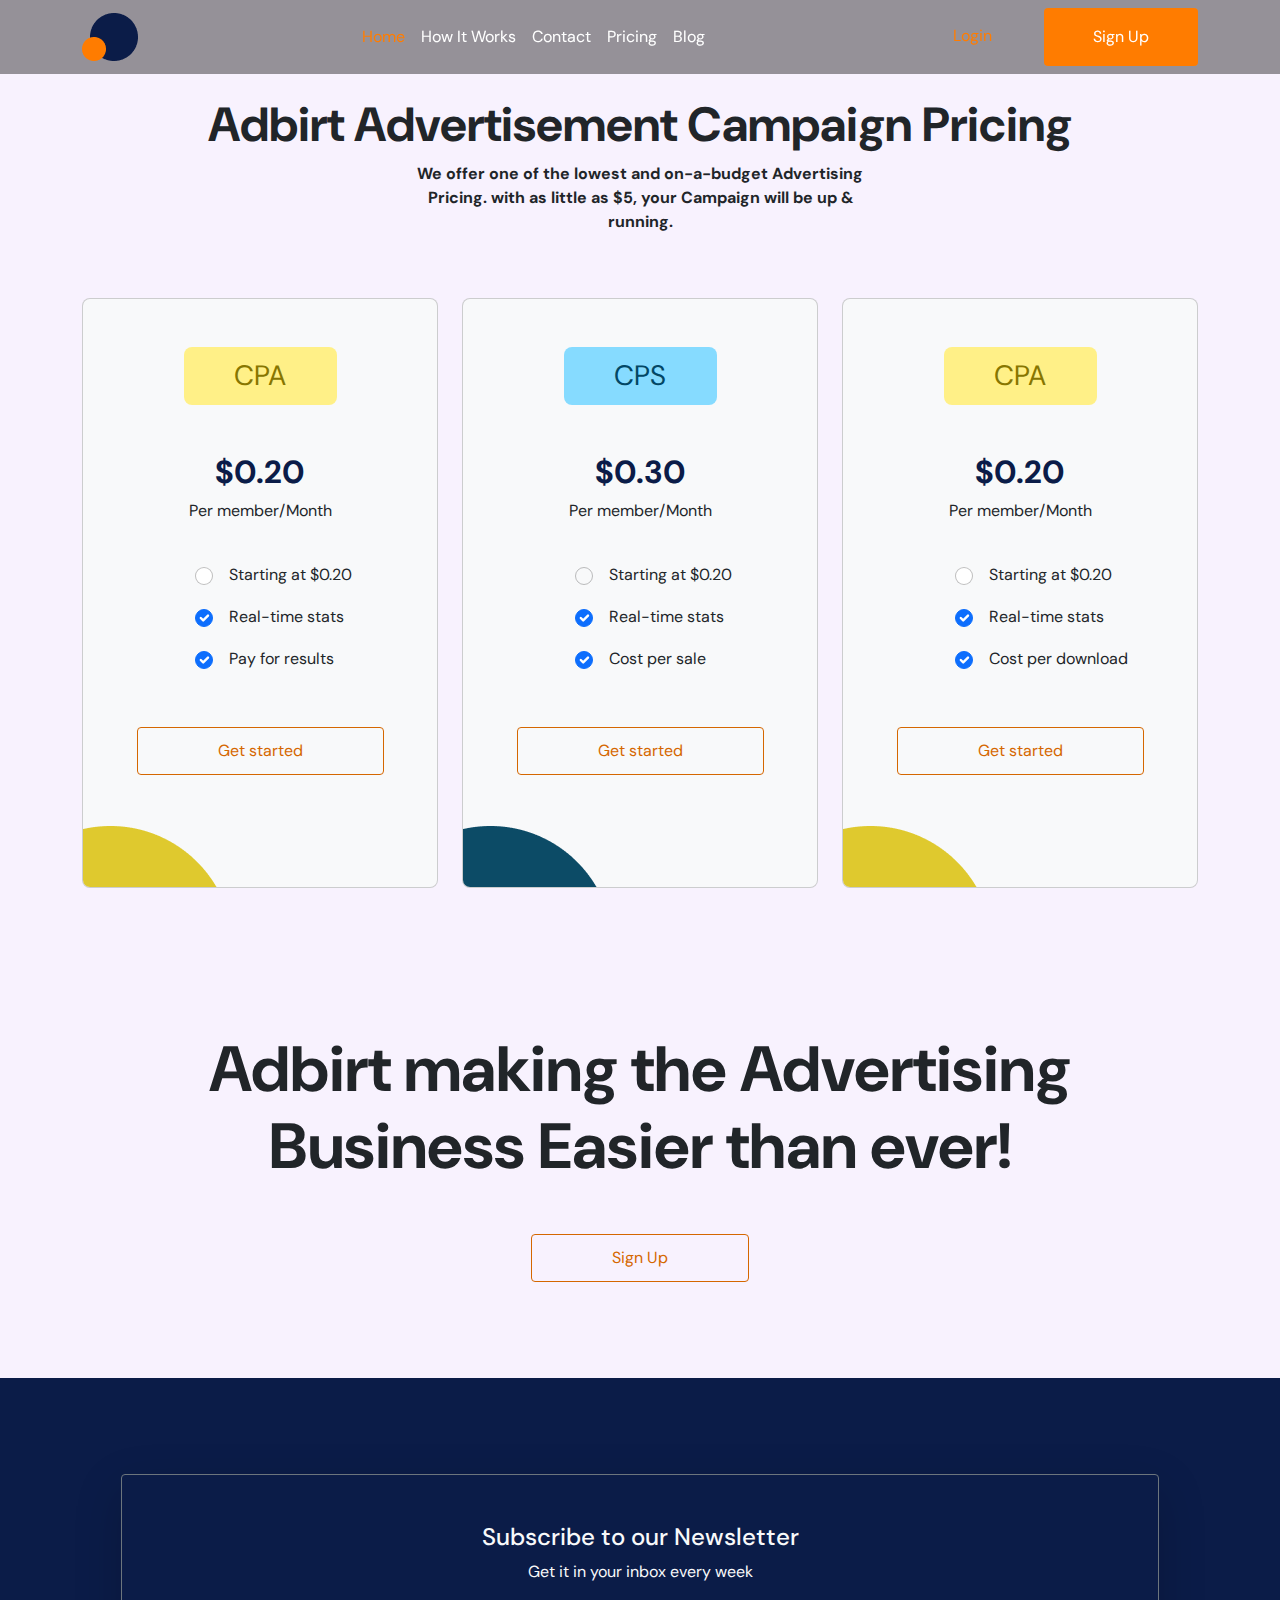
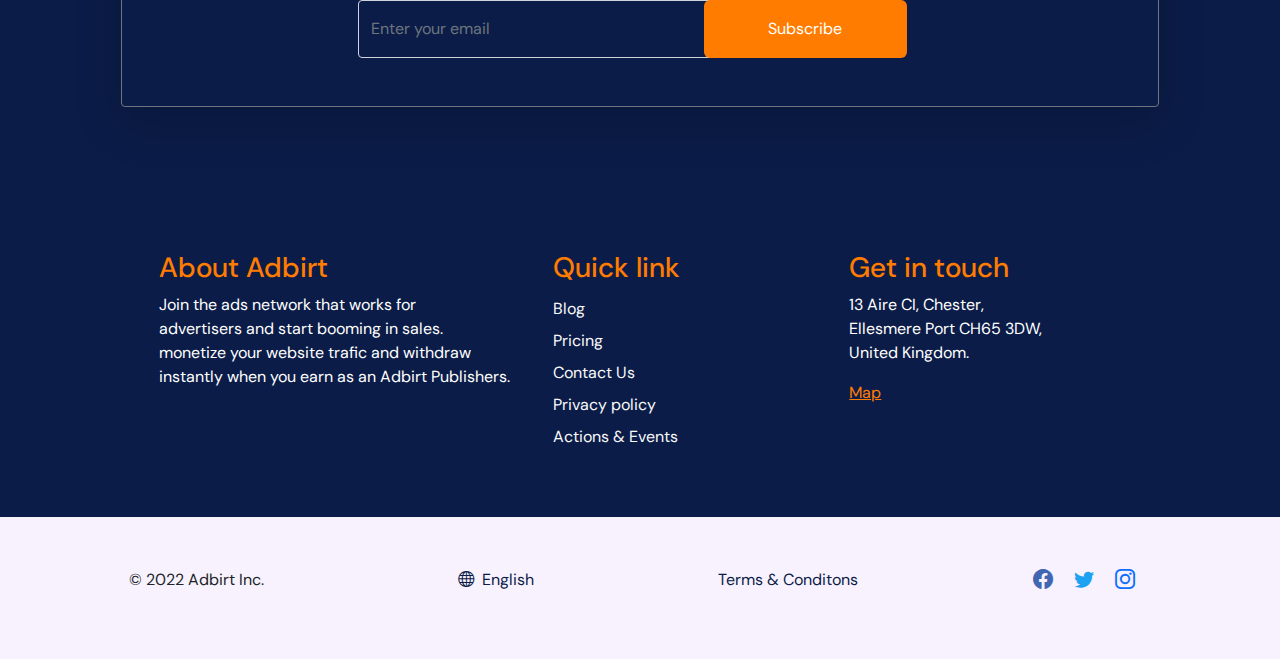
<file: pricing.html>
<!DOCTYPE html>
<html lang="en">

<head>
    <meta charset="UTF-8">
    <meta http-equiv="X-UA-Compatible" content="IE=edge">
    <meta name="viewport" content="width=device-width, initial-scale=1.0">
    <title>Pricing</title>
    <!-- css link -->
    <link rel="stylesheet" href="main.css">
    <!-- bootstrap link -->
    <link rel="stylesheet" href="./css/bootstrap.min.css">
    <!-- icon link -->
    <link rel="stylesheet" href="https://cdn.jsdelivr.net/npm/bootstrap-icons@1.9.1/font/bootstrap-icons.css">
    <!-- google-font link -->
    <link href="https://fonts.googleapis.com/css2?family=DM+Sans:wght@400;700&display=swap" rel="stylesheet">
</head>

<body>
    <!-- start of hero section -->

    <nav class="navbar navbar-expand-lg glass-bg fixed-top p-2">
        <div class="container">
            <div class="position-relative">
                <a class="navbar-brand ms-auto" href="#">
                    <img class="position-absolute bottom-0" src="./asset/vectors/Ellipse 1 (1).png" alt="">
                    <img class="mx-2" src="./asset/vectors/Ellipse 1.png" alt=""></a>
            </div>
            <button class="navbar-toggler" type="button" data-bs-toggle="collapse"
                data-bs-target="#navbarSupportedContent" aria-controls="navbarSupportedContent" aria-expanded="false"
                aria-label="Toggle navigation">
                <span claxss="navbar-toggler-icon"></span>
            </button>
            <div class="collapse navbar-collapse" id="navbarSupportedContent">
                <ul class="navbar-nav mx-auto mb-lg-0 fs-6">
                    <li class="nav-item">
                        <a class="nav-link active " aria-current="page" href="index.html">Home</a>
                    </li>
                    <li class="nav-item">
                        <a class="nav-link text-white " href="how it works.html">How It Works</a>
                    </li>
                    <li class="nav-item">
                        <a class="nav-link text-white" href="contact.html">Contact</a>
                    </li>
                    <li class="nav-item">
                        <a class="nav-link text-white" href="pricing.html">Pricing</a>
                    </li>
                    <li class="nav-item">
                        <a class="nav-link text-white" href="blog.html">Blog</a>
                    </li>
                </ul>

                <div class="">
                    <a class="active text-decoration-none mx-lg-5 d-block d-lg-inline ms-sm-0" href="#">Login</a>
                    <button class="btn button rounded-1 px-5 py-3 border-none" type="submit">Sign Up</button>
                </div>
            </div>
        </div>
    </nav>
    <!-- end of nav-bar -->

    <!--  the adbirt section -->
    <section>
        <div class="container-fluid pt-5 mt-5">
            <div class="row  justify-content-center align-items-center mb-5">
                <div class="col-9 text-center">
                    <h1 class="display-5 fw-bold">Adbirt Advertisement Campaign Pricing
                    </h1>
                    <p class="w-50 mx-auto fw-bold fs-6">
                        We offer one of the lowest and on-a-budget
                        Advertising Pricing.
                        with as little as $5, your Campaign
                        will be up & running.
                    </p>
                </div>
            </div>
        </div>

        <div class="container mb-5">
            <div class="row d-flex justify-content-center align-content-center pb-5 gy-5">
                <div class="col-lg-4 col-md-12 col-sm-12 justify-content-center">
                    <div class="card bg-light d-flex py-5 px-4 rounded-3 card-1 position-relative overflow-hidden">
                        <div class="text-center">
                            <p
                                class="pricing-btn pricing-btn-color border-0 rounded-3 mx-auto p-2 mb-5 w-50 fw-semi-bold fs-3">CPA
                            </p>
                        </div>

                        <h1 class="text-capitalize fw-bold fs-2 advert text-center pub">$0.20</h1>
                        <p class="text-center">
                            Per member/Month
                        </p>
                        <div class="card-body">
                            <div class="form-check py-2">
                                <input class="form-check-input checkbox-color ms-5 p-2 rounded-circle" type="checkbox" value=""
                                    id="flexCheckDefault">
                                <label class="form-check-label ms-3" for="flexCheckDefault">
                                    Starting at $0.20
                                </label>
                            </div>
                            <div class="form-check py-2">
                                <input class="form-check-input checkbox-color p-2 ms-5 rounded-circle" type="checkbox" value="" id="flexCheckChecked" checked>
                                <label class="form-check-label ms-3" for="flexCheckChecked">
                                    Real-time stats
                                </label>
                            </div>
                            <div class="form-check py-2">
                                <input class="form-check-input checkbox-color p-2 ms-5 rounded-circle" type="checkbox" value="" id="flexCheckChecked" checked>
                                <label class="form-check-label ms-3" for="flexCheckChecked">
                                  Pay for results
                                </label>
                            </div>
                            <div class="btn-2 text-center my-5">
                                <a href="#" class="btn btn-outline-warning btn-border-bottom btn-signup-2 rounded-1">Get
                                    started</a>
                            </div>
                        </div>

                        <img class="position-absolute bottom-0 start-0" src="./asset/vectors/Ellipse 6.png" alt="">
                    </div>
                </div>

                <div class="col-lg-4 col-md-12 col-sm-12">
                    <div class="card bg-light py-5 px-4 rounded-3 card-2 position-relative overflow-hidden"
                        style="min-height: 28em;">
                        <div class="text-center">
                            <p
                                class="pricing-btn-2 mx-auto pricing-btn-color-2 py-2 rounded-3 border-0 mb-5 w-50  fw-semi-bold fs-3">CPS</p>
                        </div>

                        <h1 class="text-capitalize fw-bold fs-2 advert text-center pub">$0.30</h1>
                        <p class="text-center">
                            Per member/Month
                        </p>
                        <div class="card-body">
                            <div class="form-check py-2">
                                <input class="form-check-input ms-5 p-2 rounded-circle bg-transparent" type="checkbox" value=""
                                    id="flexCheckDefault">
                                <label class="form-check-label ms-3" for="flexCheckDefault">
                                    Starting at $0.20
                                </label>
                            </div>
                            <div class="form-check py-2">
                                <input class="form-check-input p-2 ms-5 rounded-circle" type="checkbox" value="" id="flexCheckChecked" checked>
                                <label class="form-check-label ms-3" for="flexCheckChecked">
                                    Real-time stats
                                </label>
                            </div>
                            <div class="form-check py-2">
                                <input class="form-check-input p-2 ms-5 rounded-circle" type="checkbox" value="" id="flexCheckChecked" checked>
                                <label class="form-check-label ms-3" for="flexCheckChecked">
                                    Cost per sale
                                </label>
                            </div>
                            <div class="btn-2 text-center my-5">
                                <a href="#" class="btn btn-outline-warning btn-border-bottom btn-signup-2 rounded-1">Get
                                    started</a>
                            </div>
                        </div>
                        <img class="position-absolute bottom-0 start-0" src="./asset/vectors/Group 18.png" alt="">
                    </div>
                </div>
                <div class="col-lg-4 col-md-12 col-sm-12 justify-content-center">
                    <div class="card bg-light d-flex py-5 px-4 rounded-3 card-1 position-relative overflow-hidden"
                        style="min-height: 28em;">
                        <div class="text-center">
                            <p
                                class="pricing-btn pricing-btn-color border-0 rounded-3 mx-auto p-2 mb-5 w-50 fw-semi-bold fs-3">CPA
                            </p>
                        </div>
                        <h1 class="text-capitalize fw-bold fs-2 advert text-center pub">$0.20</h1>
                        <p class="text-center">
                            Per member/Month
                        </p>
                        <div class="card-body">
                            <div class="form-check py-2">
                                <input class="form-check-input checkbox-color ms-5 p-2 rounded-circle" type="checkbox" value=""
                                    id="flexCheckDefault">
                                <label class="form-check-label ms-3" for="flexCheckDefault">
                                    Starting at $0.20
                                </label>
                            </div>
                            <div class="form-check py-2">
                                <input class="form-check-input checkbox-color p-2 ms-5 rounded-circle" type="checkbox" value="" id="flexCheckChecked" checked>
                                <label class="form-check-label ms-3" for="flexCheckChecked">
                                    Real-time stats
                                </label>
                            </div>
                            <div class="form-check py-2">
                                <input class="form-check-input checkbox-color text-danger p-2 ms-5 rounded-circle" type="checkbox" value="" id="flexCheckChecked" checked>
                                <label class="form-check-label ms-3" for="flexCheckChecked">
                                    Cost per download
                                </label>
                            </div>
                            <div class="btn-2 text-center my-5">
                                <a href="#" class="btn btn-outline-warning btn-border-bottom btn-signup-2 rounded-1">Get
                                    started</a>
                            </div>
                        </div>

                        <img class="position-absolute bottom-0 start-0" src="./asset/vectors/Ellipse 6.png" alt="">
                    </div>
                </div>
            </div>
        </div>
    </section>
    <div class="container mt-5 pt-5 pb-5 ">
        <h1 class="text-dark text-center fw-bold text-wrap display-3"> Adbirt making the Advertising Business Easier
            than ever!</h1>
        <div class="btn-2 text-center mt-5">
            <a href="#" class="btn btn-outline-warning btn-border-bottom btn-signup-2 rounded-1">Sign Up</a>
        </div>
    </div>
    <section class="section-5 section-3 mt-5 pb-5 pt-5 px-5 mvh-100">
        <div class="container">
            <div
                class=" transperant text-light text-center border border-secondary shadow-lg p-4 mb-5 rounded rounded-1 p-5 mt-5 min-vw-25 h-50 form-wd">
                <h4>Subscribe to our Newsletter</h4>
                <p>
                    Get it in your inbox every week
                </p>

                <div class="d-none d-md-block grim">
                    <form class="position-relative d-flex justify-content-center" role="group">
                        <div class="container-fluid">
                            <input class="form-control py-3 w-50 ms-5 me-5 pt bg-transparent rounded-1" type="email"
                                placeholder="Enter your email" aria-label="Search">
                        </div>
                        <a class="btn input-btn py-3 position-absolute top-0 start-50 bottom-0 end-0 w-25"
                            type="submit">Subscribe</a>
                    </form>
                </div>
                <div class="d-block d-md-none">
                    <form class="" role="group">
                        <div class="container">
                            <input class="form-control d-flex me-2 me-sm-5 py-3 bg-transparent rounded-1" type="email"
                                placeholder="Enter your email" aria-label="Search">
                        </div>
                        <div class="container">
                            <button class="btn input-btn btn-sm  px-4 py-2 mt-2 rounded-1"
                                type="submit">Subscribe</button>
                        </div>
                    </form>
                </div>
            </div>
        </div>
    </section>
    <section class="section-5">
        <div class="container-fluid">
            <div class="row d-flex justify-content-center p-5 fs-6 ml-5">
                <div class="col-lg-4">
                    <h3 class="text-capitalize ft-head">about adbirt</h3>
                    <p class="text-white text-left">
                        Join the ads network that works for<br>
                        advertisers and start booming in sales.<br>
                        monetize your website trafic and withdraw<br>
                        instantly when you earn as an Adbirt Publishers.
                    </p>
                </div>
                <div class="col-lg-3">
                    <h3 class="ft-head">Quick link</h3>
                    <ul class="list-unstyled lh-lg">
                        <li><a class="text-decoration-none text-light" href="#">Blog</a></li>
                        <li><a class="text-decoration-none text-light" href="#">Pricing</a></li>
                        <li><a class="text-decoration-none text-light" href="#">Contact Us</a></li>
                        <li><a class="text-decoration-none text-light" href="#">Privacy policy</a></li>
                        <li><a class="text-decoration-none text-light" href="#">Actions & Events</a></li>

                    </ul>
                </div>
                <div class="col-lg-3">
                    <h3 class="ft-head">Get in touch</h3>
                    <p class="text-white">
                        13 Aire CI, Chester,<br>
                        Ellesmere Port CH65 3DW,<br>
                        United Kingdom.
                    </p>
                    <div class="mb-5">
                        <a class="active" href="#">Map</a>
                    </div>

                </div>
            </div>
        </div>
    </section>
    <!-- the footer -->
    <footer>
        <div class="container-fluid">
            <div class="row d-flex justify-content-center align-items-center text-lg-center p-5 fs-6 ml-5">
                <div class="col-lg-3 me-auto text-center">
                    <p class="text-dark ft-colr">
                        &copy; 2022 Adbirt Inc.
                    </p>
                </div>
                <div class="col-lg-3">
                    <p class="ft-colr">
                        <i class="bi bi-globe mx-2 mt-5"></i>English
                    </p>
                </div>
                <div class="col-lg-3">
                    <p class="ft-colr">
                        Terms & Conditons
                    </p>

                </div>
                <div class="col-lg-3">
                    <p class=" fs-5">
                        <a href="#"><i class="bi bi-facebook mx-2 d-block d-md-inline"></i></a>
                        <a href="#"><i class="bi bi-twitter mx-2 d-block d-md-inline"></i></a>
                        <a href="#"><i class="bi bi-instagram mx-2 d-block d-md-inline"></i></a>
                    </p>

                </div>
            </div>
        </div>

    </footer>

</body>

</html>
</file>
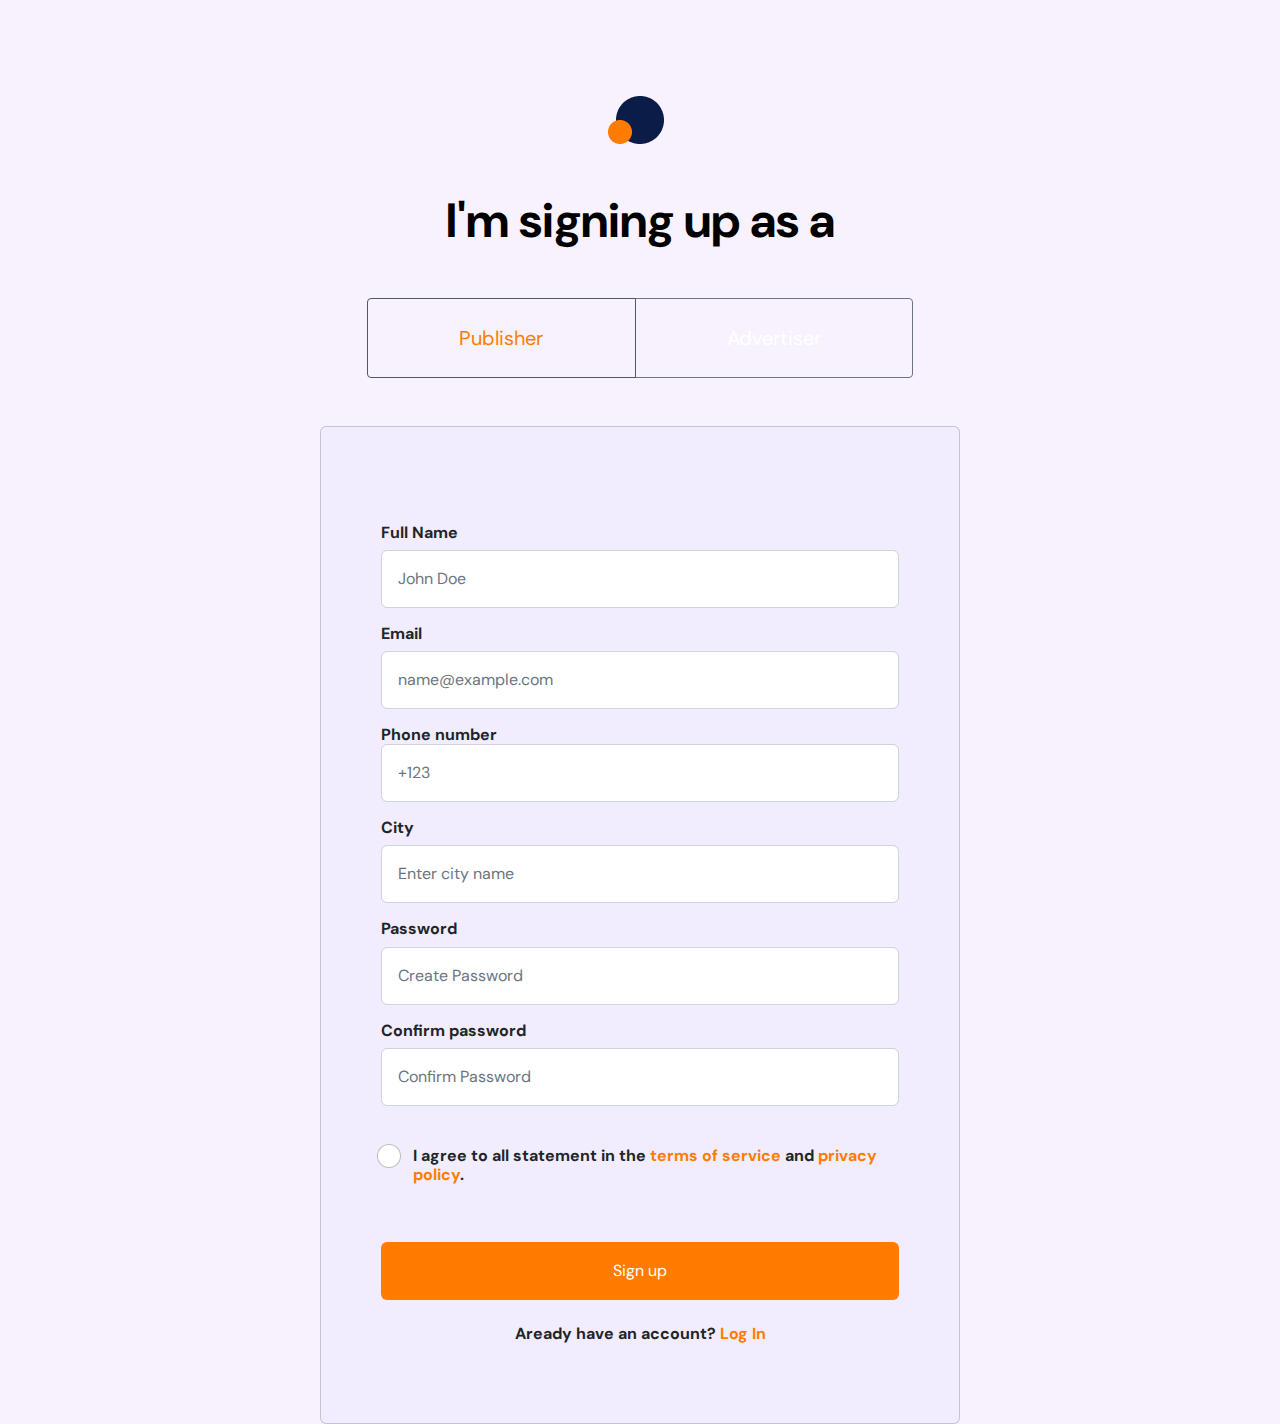
<file: sign up.html>
<!DOCTYPE html>
<html lang="en">

<head>
    <meta charset="UTF-8">
    <meta http-equiv="X-UA-Compatible" content="IE=edge">
    <meta name="viewport" content="width=device-width, initial-scale=1.0">
    <title>Sign Up</title>
    <!-- css link -->
    <link rel="stylesheet" href="main.css">
    <!-- bootstrap link -->
    <link rel="stylesheet" href="./css/bootstrap.min.css">
    <!-- icon link -->
    <link rel="stylesheet" href="https://cdn.jsdelivr.net/npm/bootstrap-icons@1.9.1/font/bootstrap-icons.css">
    <!-- google-font link -->
    <link href="https://fonts.googleapis.com/css2?family=DM+Sans:wght@400;700&display=swap" rel="stylesheet">
</head>

<body>
    <section>
        <div class="container mt-5">
            <div class="position-relative text-center pt-5 my-5">
                <a class="navbar-brand " href="#">
                    <img class="position-absolute fs-1 bottom-0" src="./asset/vectors/Ellipse 1 (1).png" alt="">
                    <img class="mx-2" src="./asset/vectors/Ellipse 1.png" alt="">
                </a>
            </div>
            <div class="container my-5">
                <p class="display-5 text-center text-black fw-bold">
                    I'm signing up as a
                </p>
            </div>
            <div class="container">
                <div class="d-flex ms-lg-auto btn-group mx-auto bg-transparent w-50">
                    <a href="./sign up.html" class="btn btn-secondary btn-lg active px-0 bg-transparent py-4 btn-ad-1">Publisher</a>
                    <a href="./sign up.html" class="btn btn-secondary  btn-lg px-0 bg-transparent py-4 btn-ad-2">Advertiser</a>
                </div>
            </div>
        </div>
        <div class="container form-bg card mt-5 pt-5 w-50">
            <form class="p-5 fw-bold h6">
                <div class="mb-3">
                    <label for="fullName" class="form-label">Full Name</label>
                    <input type="text" class="form-control p-3" id="exampleInputEmail1" placeholder="John Doe"
                        aria-describedby="emailHelp">
                </div>
                <div class="mb-3">
                    <label for="exampleFormControlInput1" class="form-label">Email</label>
                    <input type="email" class="form-control p-3" id="exampleFormControlInput1"
                        placeholder="name@example.com">
                </div>
                <div class="mb-3">
                    <label for="phoneNumber">Phone number</label>
                    <input type="tel" class="form-control p-3" id="inputTel" placeholder="+123">
                </div>
                <div class="mb-3">
                    <label for="city" class="form-label">City</label>
                    <input type="password" class="form-control p-3" id="exampleInputPassword1"
                        placeholder="Enter city name">
                </div>
                <div class="mb-3">
                    <label for="exampleInputPassword1" class="form-label">Password</label>
                    <input type="password" class="form-control p-3" id="exampleInputPassword1"
                        placeholder="Create Password">
                </div>
                <div class="mb-3">
                    <label for="confirmPassword" class="form-label">Confirm password</label>
                    <input type="password" class="form-control p-3" id="confirmPassword" placeholder="Confirm Password">
                </div>
                <div class="form-check form-check-inline ms-2 mt-3 fs-6">
                    <input class="form-check-input rounded-circle fs-4 ml-1" type="checkbox" id="inlineCheckbox1"
                        value="option1">
                    <label class="form-check-label my-2 fs-6" for="inlineCheckbox1">I agree to all statement in the
                        <span>
                            <a href="#" class="active text-decoration-none">terms of service</a>
                        </span> and <span><a href="#" class="active text-decoration-none">privacy
                            policy</a></span>.</label>
                </div>
                <div class="btn-form mt-5">
                    <a class="btn form-btn w-100 py-3" href="#">Sign up</a>
                </div>
                <div class="text-center my-4">
                    <p>
                        Aready have an account?<a class="checkbox-color text-decoration-none ms-1 active" href="./login.html">Log In</a>
                    </p>
                </div>
            </form>
        </div>
    </section>













</body>

</html>
</file>
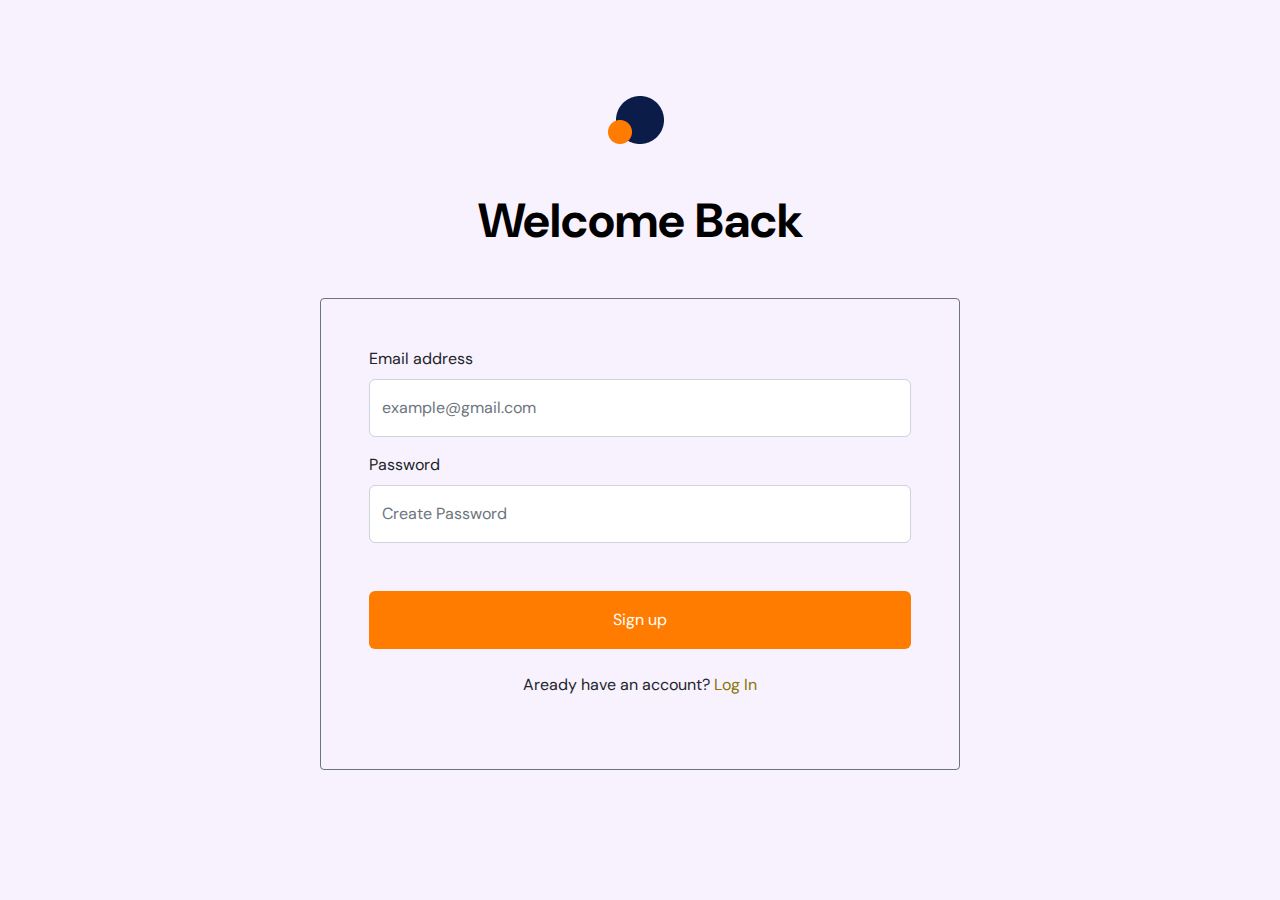
<file: welcome back.html>
<!DOCTYPE html>
<html lang="en">

<head>
    <meta charset="UTF-8">
    <meta http-equiv="X-UA-Compatible" content="IE=edge">
    <meta name="viewport" content="width=device-width, initial-scale=1.0">
    <title>Welcome back</title>
    <!-- css link -->
    <link rel="stylesheet" href="main.css">
    <!-- bootstrap link -->
    <link rel="stylesheet" href="./css/bootstrap.min.css">
    <!-- icon link -->
    <link rel="stylesheet" href="https://cdn.jsdelivr.net/npm/bootstrap-icons@1.9.1/font/bootstrap-icons.css">
    <!-- google-font link -->
    <link href="https://fonts.googleapis.com/css2?family=DM+Sans:wght@400;700&display=swap" rel="stylesheet">
</head>

<body>
    <!-- Welcome back section -->
    <section class="pb-5">
        <div class="container mt-5">
            <div class="position-relative text-center pt-5 my-5">
                <a class="navbar-brand " href="#">
                    <img class="position-absolute fs-1 bottom-0" src="./asset/vectors/Ellipse 1 (1).png" alt="">
                    <img class="mx-2" src="./asset/vectors/Ellipse 1.png" alt="">
                </a>
            </div>
            <div class="container my-5">
                <p class="display-5 text-center text-black fw-bold">
                    Welcome Back
                </p>
            </div>
        </div>
        <div class="container w-50 border border-secondary rounded-1 p-5">
            <form>
                <div class="mb-3">
                    <label for="exampleInputEmail1" class="form-label">Email address</label>
                    <input type="email" class="form-control py-3" placeholder="example@gmail.com"
                        id="exampleInputEmail1" aria-describedby="emailHelp">
                </div>
                <div class="mb-3">
                    <label for="exampleInputPassword1" class="form-label">Password</label>
                    <input type="password" class="form-control py-3" placeholder="Create Password"
                        id="exampleInputPassword1">
                </div>
                <div class="btn-form mt-5">
                    <a class="btn form-btn w-100 py-3" href="#">Sign up</a>
                </div>
                <div class="text-center my-4">
                    <p>
                        Aready have an account?<a class="checkbox-color text-decoration-none ms-1" href="#">Log In</a>
                    </p>
                </div>
            </form>
        </div>
    </section>
</body>
</html>
</file>
<file: main.css>
:root {
    --color-default: #FF7C00;
    --color-primary: #0B1C48;
    --background-color-primary: #FF7C00;
    --background-color-secondary:#0B1C48;
}

/* ----------------------
the hero styling
---------------------- */

body{
    scroll-behavior: smooth !important;
    background-color: #F8F2FE !important;
    font-family: 'DM Sans'!important;
}
h1, h2, h3, h4, h5, p, span{
    font-family: 'DM Sans'!important;
}

.head{
    font-size: 8rem !important;
    margin-top: 5rem !important;
}

.head-p{
    font-size: 1.2rem !important;
    font-weight:200 !important;
}

.lenear{
    background: linear-gradient(130.3deg, rgba(1, 6, 19, 0.978) 27.12%, rgb(17, 9, 1) 96.94%);
    padding-bottom: 5rem !important;
}

@media screen and (max-Width:995px){
    .head{
        
        font-size:4rem !important;
    }
    .lenear{
        padding-bottom: 1.8rem !important;
    }
}
.glass-bg{
    background: rgba(0, 0, 0, 0.4) !important;
    backdrop-filter: blur(10px) !important;
    box-shadow:outset 10px 10px 10px gray !important;
    transition: 1.5s ease-in;
}


section, div{
    font-family: 'DM Sans'!important;
}


.custom{
   color:var(--color-default);
}

a.active, .checkbox-color {
    color: #FF7C00 !important;
}

.b-bottom{
    border-bottom: 1px solid black !important;
    border-radius: 0px !important;
}

.btn-advert a:hover{
    color: white !important;
    background-color:#D46700 !important;
    border: none !important;
    border-radius:0px !important;
}

.btn-get, .button, .navbar-toggler .btn, .input-btn{
    background-color: #FF7C00 !important;
    color: white !important;
    /* border: none !important; */
}

.btn-signup-2{
    padding: 0.7rem 5rem  !important;
    border-color: #D56700 !important;
    color: #D56700 !important;
}

.btn-signup-2:hover{
    background-color: var(--background-color-primary) !important;
    color: white !important;
    /* border: none !important; */
}


.btn-ad-1{
    border-top-left-radius: 4px !important;
    border-bottom-left-radius: 4px !important;
}
.btn-ad-2{
   border-top-right-radius: 4px !important;
   border-bottom-right-radius: 4px !important;
}

.btn-ad-1:hover, .btn-ad-2:hover{
    background-color: gray !important;
}

/* adbirt btn styling */
.btn-ad-1:focus, .btn-ad-2:focus{
    color: var(--color-default) !important;
}

.btn-get:hover, .button:hover, .navbar-toggler:hover{
   background: transparent !important; 
   color: var(--color-default) !important;
   border: 1px solid var(--color-default) !important;
   
}



/* ----------------------
the commited to.. styling
---------------------- */
.pub{
    color: #6F6400 !important;
}

.advert{
    color: var(--color-primary) !important  ;
}

.card-1{
    background-color: #F5E67A !important;
}

.card-2{
    background-color: #5DCFF3 !important;
}

/* ----------------------
the Adbirt.. styling
---------------------- */

.section-3, .section-5{
    background-color: var(--background-color-secondary);
}


.transperant{
    background-color: transparent !important;
}


/* 
.step{
  padding: 15% 0% 0% 10% !important;
} */

.accent{
    color: #0B1C48;
}

.ft-head{
    color: var(--color-default) !important ;
}

.bi-facebook{
    color: #4267b2;
}
.bi-twitter{
    color: #1DA1F2;
}

 /* .bi-instagram{
   color: #8641B1 62.5%,
    rgba(250, 155, 60, 0.5052) 94.27%,
    rgba(250, 155, 60, 0)100%; 
    color: transparent !important;
    background-clip: text !important;
    background-image:linear-gradient( #8641B1, #fa9b3c22, #FA9B3C) !important;


} */

.abirt::before{
    content: "" !important;
    display: block !important;
}

.input-btn{
    background-color: var(--background-color-primary);
}


.grim{
    margin-left: 8rem !important;
}

.form-wd{
    width: 93% !important;
    margin: auto !important;
}

.ft-colr{
    color: var(--color-primary) !important;
}
/* end of landing page */


/* -------------------------
how it works styling
---------------------------- */

.btn-become{
    color: #D56700 !important;
    border-color: #D56700 !important;
    background: transparent !important; 
}

/* how it works btn styling */
.btn-ad-a, .btn-ad-p{
    border-bottom: 1px solid var(--color-default) !important;
    border-radius: 0px !important;
}
.btn-ad-a:focus, .btn-ad-p:focus{
    color: var(--color-default) !important;
    border-color: var(--color-default) !important;
    border-bottom: 1px;
    border: none;

}

.btn-become:hover{
    color: white  !important;
    border: #D56700 !important;
    background-color: var(--background-color-primary) !important;
    border: 1px solid transparent;
}

/* ---------------
        cards
------------------ */
.create-w{
background-color: #E4EAFF !important;
border: 1px solid #CED9FF !important;
}

.create-ad{
    background-color: rgba(251, 167, 222, 0.19) !important;
    border: #FFAEF3 !important;
}

.fund-wall{
    background-color: #FFE4E4 !important;
    border: 1px solid rgba(245, 111, 111, 0.13) !important;
}

.set-bug{
    background-color: rgba(225, 236, 66, 0.33) !important;
    border: 1px solid #F9D75E !important;
}

.pub-color{
    color: var(--background-color-secondary) !important;
}

/* ---------------------------------
How it Works Page
---------------------------------- */
.bg-how-it{
    background-color:  #010100 !important;
}

/* ----------------------
pricing styling
------------------------- */
.pricing-btn{
    background-color: #FFF087 !important;
}
.pricing-btn-2{
    background-color:  #86DBFF !important;
}
.pricing-btn-color{
    color:   #877600 !important;
}
.pricing-btn-color-2{
    color:  #024765 !important;
}
.checkbox-color{
    color:  #877600 !important ;
}

.icon-bg{
    color: var(--color-default) !important;
}


/* -----------------------
        the form styling
-------------------------- */
.form-floating:not(.Subject){
    position: relative;
}
.icon{
    position: absolute;
    top: calc(10%);
    left: 0.8rem;
}

.form-floating:not(.Subject) label:not(.Subject), .form-floating:not(.Subject) .form-control:not(.Subject){
    left: .2rem !important;
    padding-left: 2.8rem !important;
}

.spn-col{
    background-color:#ffe5cc !important;
}

/* --------------------
styling for form
---------------------- */
.form-bg{
    background-color: 
    rgba(195, 201, 252, 0.1) !important;
}

.form-brand{
    font-size: 20rem !important;
}

.checkbox-color{
    color: var(--background-color-primary);
}

.form-btn{
    background-color: var(--background-color-primary) !important;
    color: white !important;
}

.form-btn:hover{
    background-color: transparent !important;
    border: 1px solid var(--background-color-primary) !important;
    color: var(--background-color-primary) !important;
}
.form-check-input{
    color: #86DBFF !important;
}
</file>
